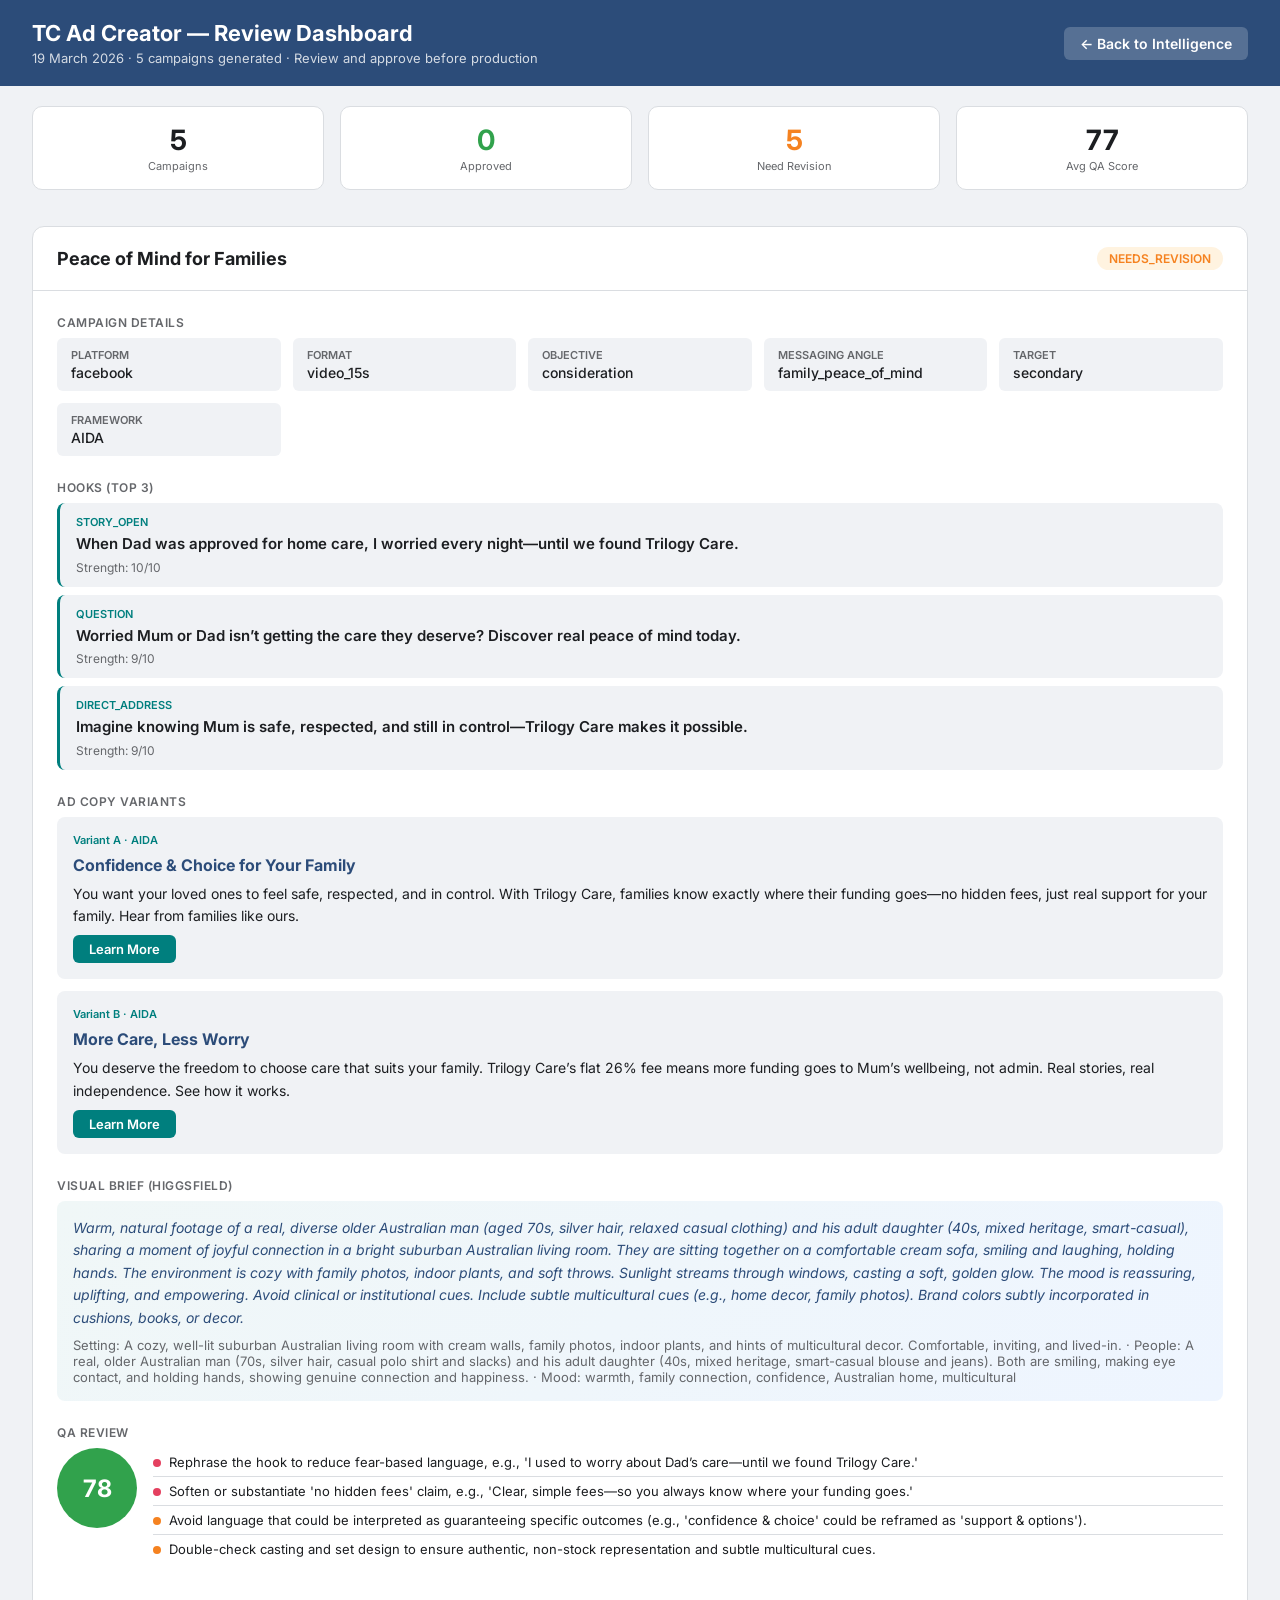
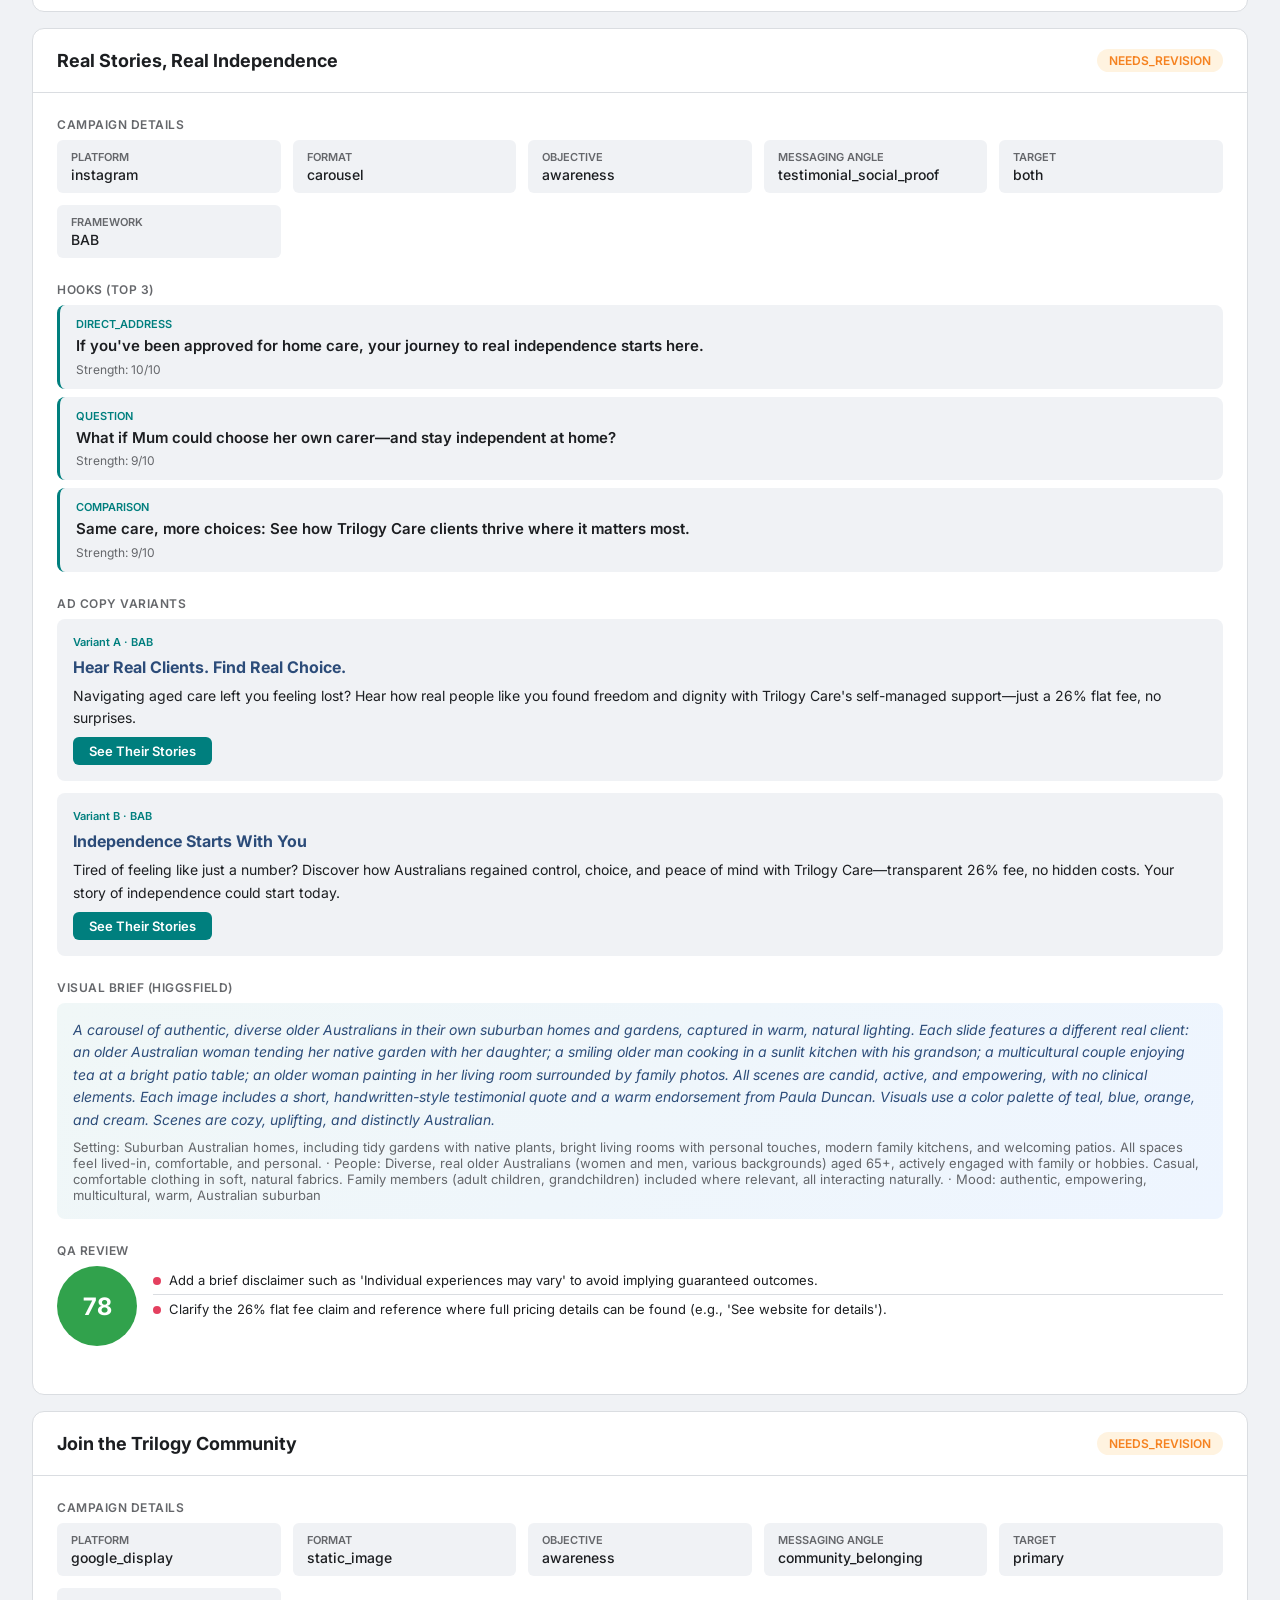
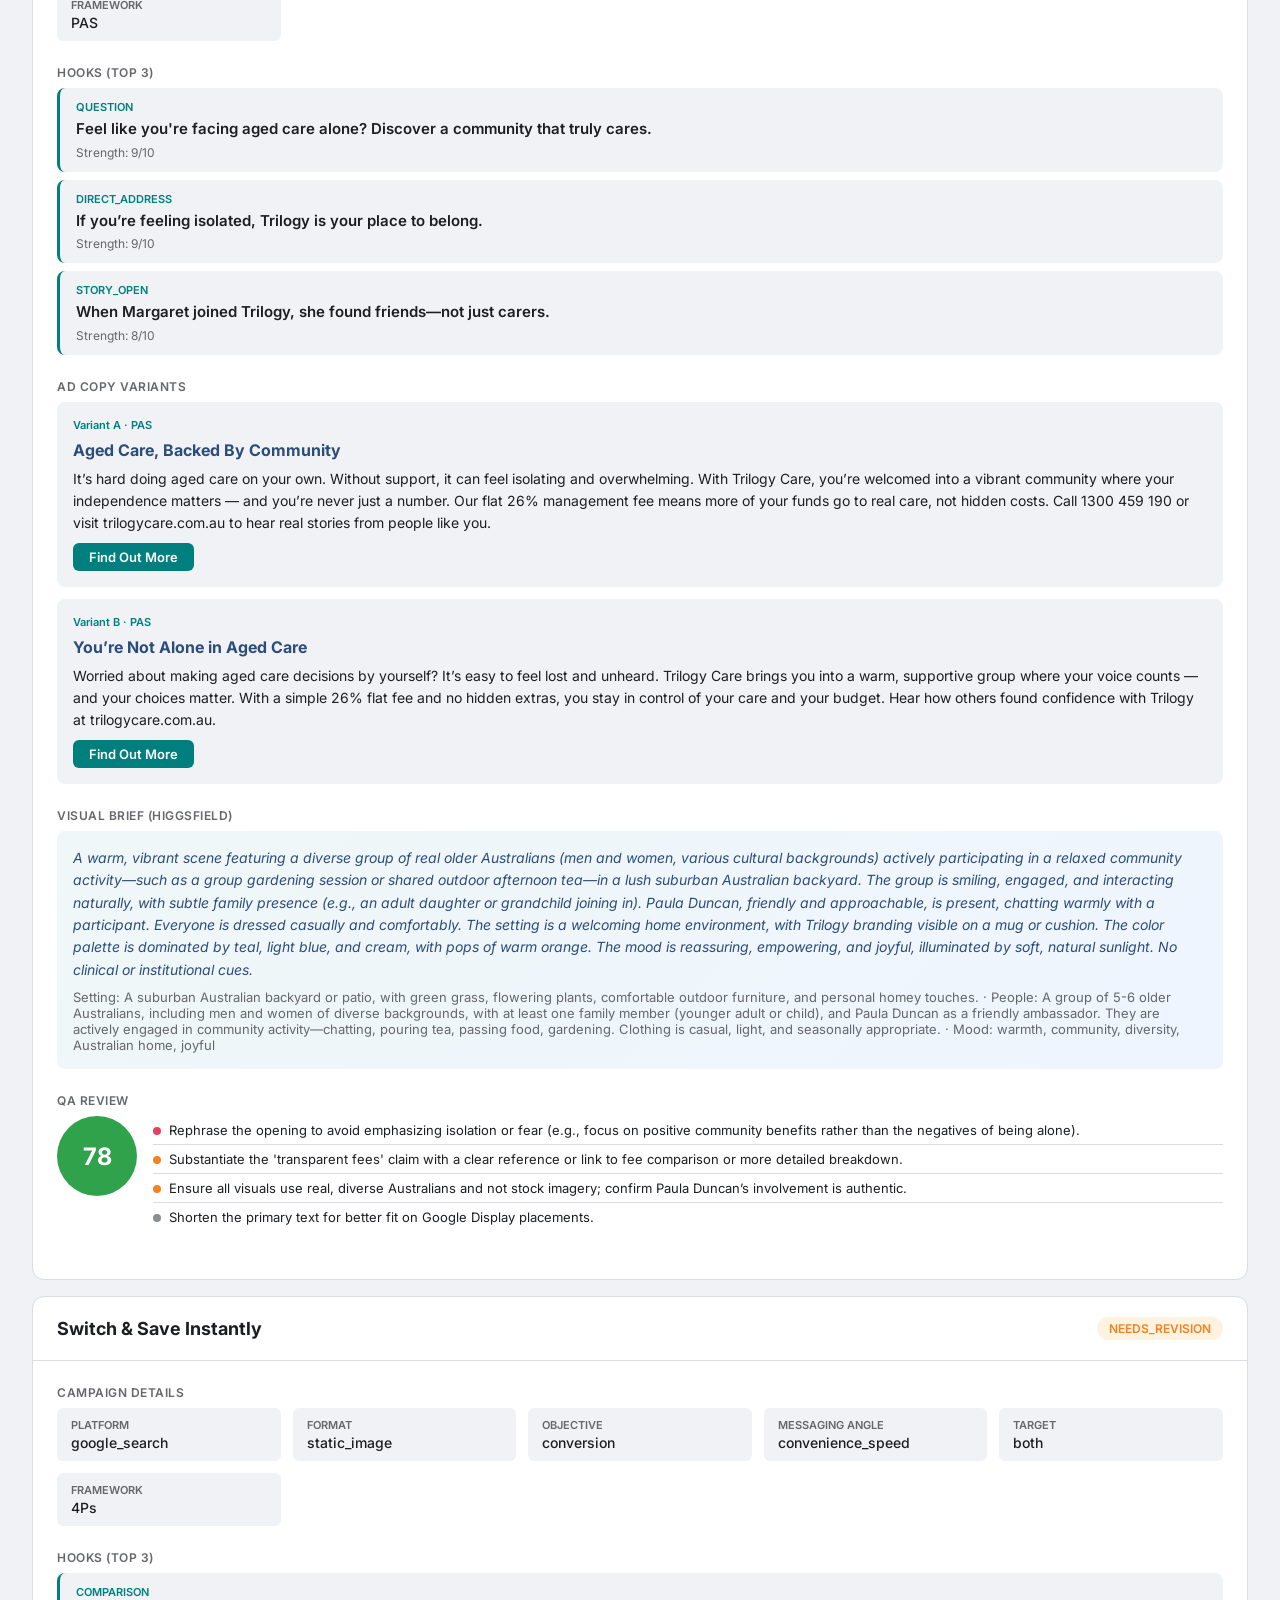
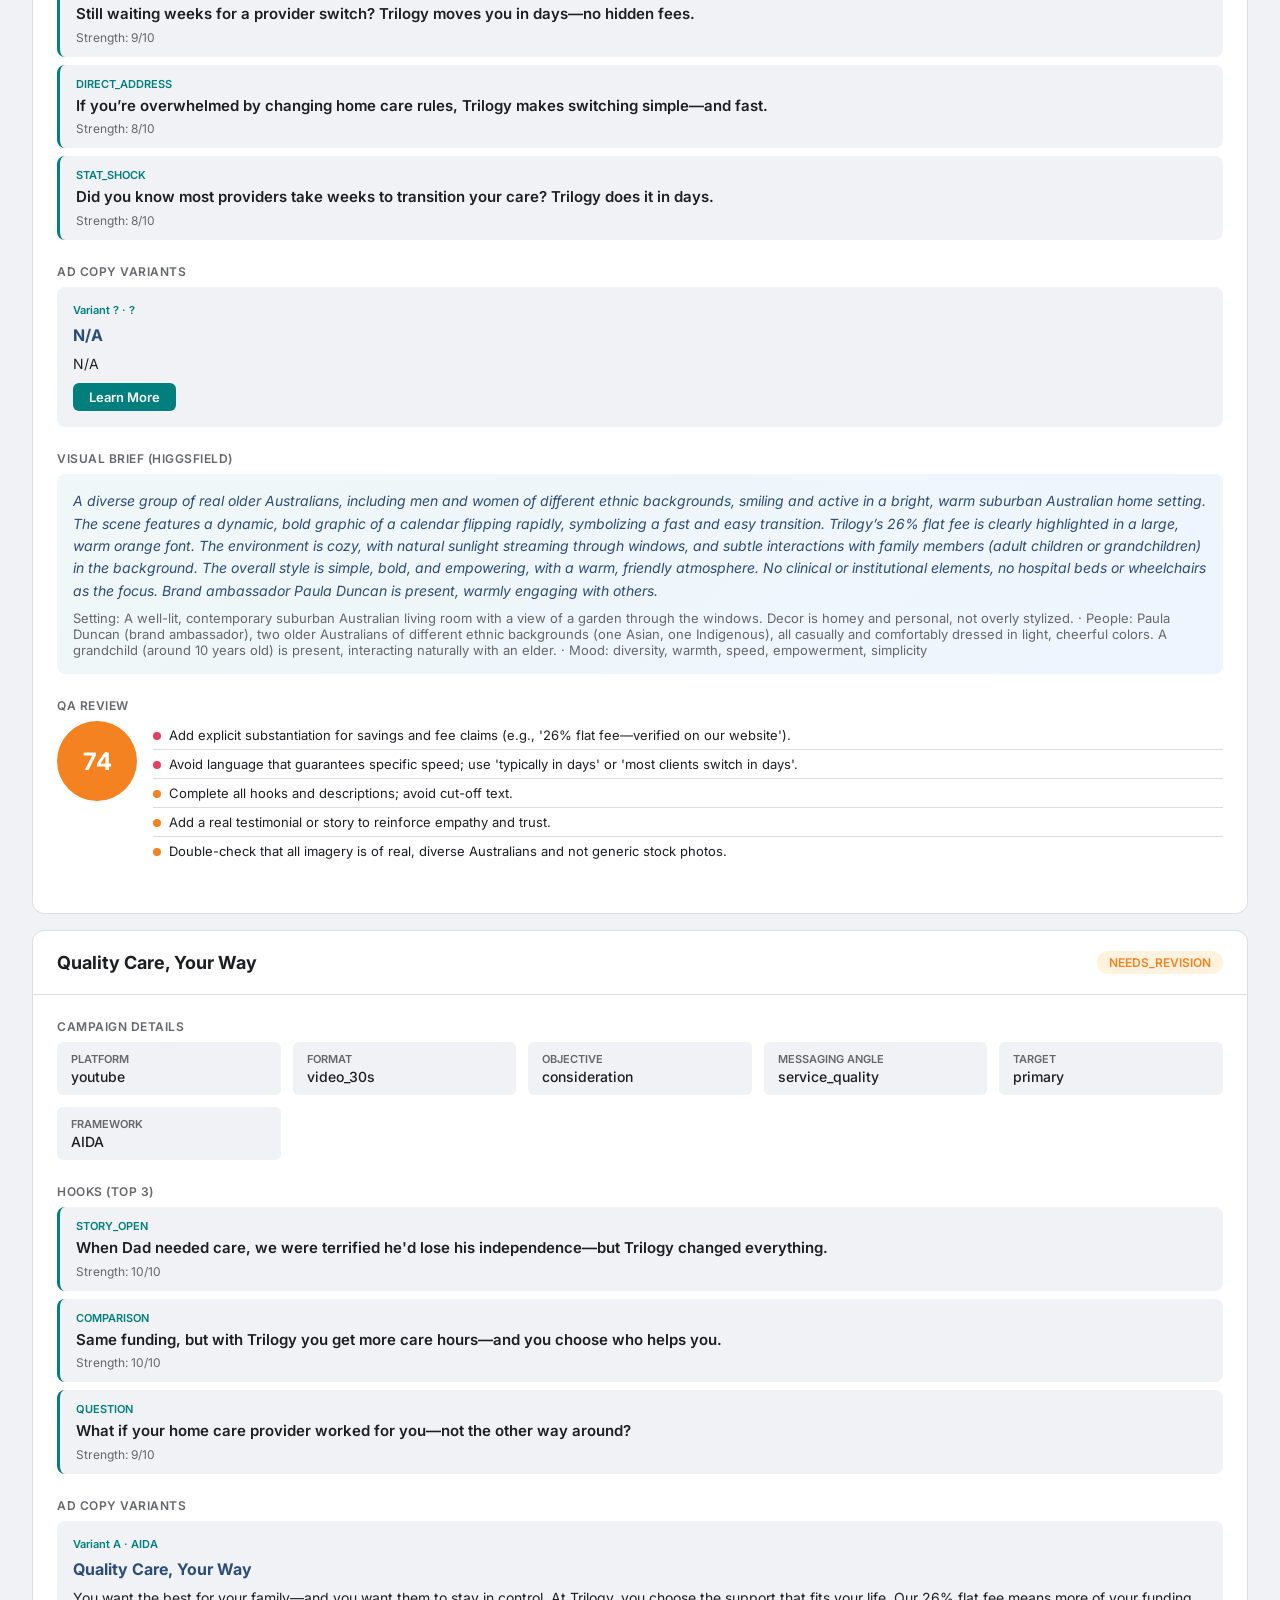
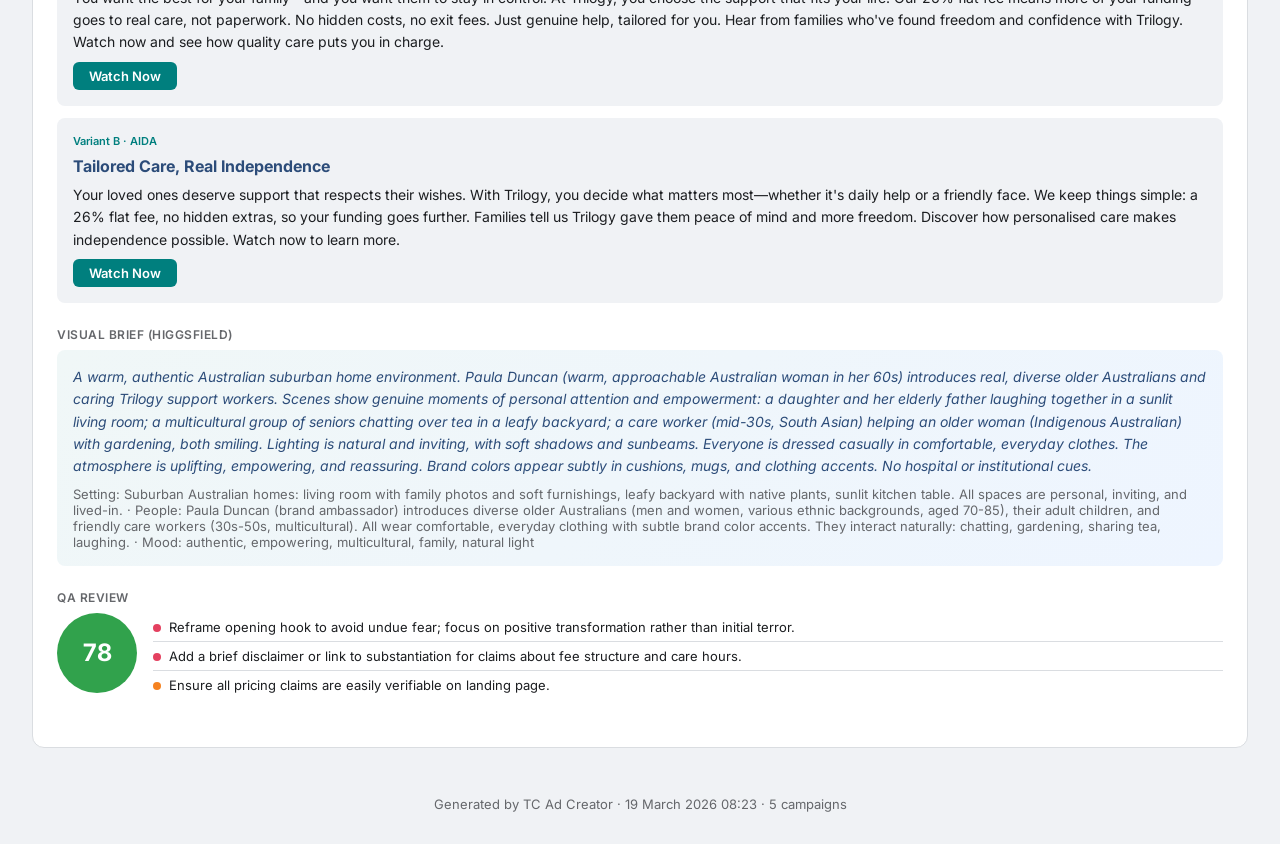
<file: ad_output/ad_review_dashboard.html>
<!DOCTYPE html>
<html lang="en">
<head>
<meta charset="utf-8">
<meta name="viewport" content="width=device-width, initial-scale=1">
<title>TC Ad Creator — Review Dashboard</title>
<link href="https://fonts.googleapis.com/css2?family=Inter:wght@400;500;600;700&display=swap" rel="stylesheet">
<style>
:root {
  --bg: #F0F2F5; --white: #FFFFFF; --card: #FFFFFF;
  --border: #DADDE1; --text: #1C1E21; --muted: #65676B; --light: #8A8D91;
  --accent: #007F7E; --accent2: #43C0BE; --blue: #2c4c79;
  --green: #31A24C; --yellow: #F7B928; --red: #E4405F; --orange: #F58220;
}
* { box-sizing: border-box; margin: 0; padding: 0; }
body { font-family: 'Inter', -apple-system, sans-serif; background: var(--bg); color: var(--text); }

.header {
  background: var(--blue); color: white; padding: 20px 32px;
}
.header h1 { font-size: 22px; font-weight: 700; }
.header p { font-size: 13px; opacity: 0.8; margin-top: 4px; }

.stats {
  display: flex; gap: 16px; padding: 20px 32px; flex-wrap: wrap;
}
.stat {
  background: var(--white); border-radius: 10px; padding: 16px 24px;
  flex: 1; min-width: 140px; text-align: center;
  border: 1px solid var(--border);
}
.stat .n { font-size: 28px; font-weight: 700; }
.stat .l { font-size: 11px; color: var(--muted); margin-top: 2px; }

.campaign {
  background: var(--white); margin: 16px 32px; border-radius: 12px;
  border: 1px solid var(--border); overflow: hidden;
}
.campaign-header {
  padding: 20px 24px; border-bottom: 1px solid var(--border);
  display: flex; align-items: center; gap: 16px;
}
.campaign-header h2 { font-size: 18px; font-weight: 700; flex: 1; }
.badge { padding: 4px 12px; border-radius: 20px; font-size: 12px; font-weight: 600; }
.badge-approved { background: #E8F5E9; color: var(--green); }
.badge-revision { background: #FFF3E0; color: var(--orange); }
.badge-rejected { background: #FFEBE9; color: var(--red); }

.campaign-body { padding: 24px; }
.section { margin-bottom: 24px; }
.section h3 {
  font-size: 12px; text-transform: uppercase; letter-spacing: 0.5px;
  color: var(--muted); margin-bottom: 8px; font-weight: 600;
}

.hook-card {
  background: var(--bg); border-radius: 8px; padding: 12px 16px;
  margin-bottom: 8px; border-left: 3px solid var(--accent);
}
.hook-card .type { font-size: 11px; color: var(--accent); font-weight: 600; text-transform: uppercase; }
.hook-card .text { font-size: 15px; font-weight: 600; margin-top: 4px; line-height: 1.5; }
.hook-card .score { font-size: 12px; color: var(--muted); margin-top: 4px; }

.copy-variant {
  background: var(--bg); border-radius: 8px; padding: 16px; margin-bottom: 12px;
}
.copy-variant .label { font-size: 11px; color: var(--accent); font-weight: 600; margin-bottom: 8px; }
.copy-variant .headline { font-size: 16px; font-weight: 700; color: var(--blue); margin-bottom: 8px; }
.copy-variant .primary { font-size: 14px; line-height: 1.6; margin-bottom: 8px; }
.copy-variant .cta { display: inline-block; background: var(--accent); color: white; padding: 6px 16px; border-radius: 6px; font-size: 13px; font-weight: 600; }

.visual-brief {
  background: linear-gradient(135deg, #f0f7f7, #eef5ff); border-radius: 8px;
  padding: 16px; margin-bottom: 12px;
}
.visual-brief .prompt { font-size: 14px; line-height: 1.6; font-style: italic; color: var(--blue); }
.visual-brief .details { font-size: 13px; color: var(--muted); margin-top: 8px; }

.qa-result { display: flex; gap: 16px; flex-wrap: wrap; }
.qa-score {
  width: 80px; height: 80px; border-radius: 50%; display: flex;
  align-items: center; justify-content: center; font-size: 24px;
  font-weight: 700; color: white; flex-shrink: 0;
}
.qa-flags { flex: 1; }
.qa-flag {
  display: flex; gap: 8px; padding: 6px 0; font-size: 13px;
  border-bottom: 1px solid var(--border);
}
.qa-flag:last-child { border: none; }
.flag-dot { width: 8px; height: 8px; border-radius: 50%; margin-top: 5px; flex-shrink: 0; }

.meta-grid { display: grid; grid-template-columns: repeat(auto-fit, minmax(200px, 1fr)); gap: 12px; }
.meta-item { background: var(--bg); padding: 10px 14px; border-radius: 6px; }
.meta-item .label { font-size: 11px; color: var(--muted); font-weight: 600; text-transform: uppercase; }
.meta-item .value { font-size: 14px; font-weight: 500; margin-top: 2px; }
</style>
</head>
<body>
<div class="header" style="display:flex;align-items:center;gap:16px;">
  <div style="flex:1;">
    <h1>TC Ad Creator — Review Dashboard</h1>
    <p>19 March 2026 · 5 campaigns generated · Review and approve before production</p>
  </div>
  <a href="index.html" style="padding:8px 16px;background:rgba(255,255,255,0.2);color:white;border-radius:6px;font-size:14px;font-weight:600;text-decoration:none;display:inline-flex;align-items:center;gap:6px;">
    ← Back to Intelligence
  </a>
</div>

<div class="stats">
  <div class="stat"><div class="n">5</div><div class="l">Campaigns</div></div>
  <div class="stat"><div class="n" style="color:var(--green)">0</div><div class="l">Approved</div></div>
  <div class="stat"><div class="n" style="color:var(--orange)">5</div><div class="l">Need Revision</div></div>
  <div class="stat"><div class="n">77</div><div class="l">Avg QA Score</div></div>
</div>

<div class="campaign">
  <div class="campaign-header">
    <h2>Peace of Mind for Families</h2>
    <span class="badge badge-revision">NEEDS_REVISION</span>
  </div>
  <div class="campaign-body">

    <div class="section">
      <h3>Campaign Details</h3>
      <div class="meta-grid">
        <div class="meta-item"><div class="label">Platform</div><div class="value">facebook</div></div>
        <div class="meta-item"><div class="label">Format</div><div class="value">video_15s</div></div>
        <div class="meta-item"><div class="label">Objective</div><div class="value">consideration</div></div>
        <div class="meta-item"><div class="label">Messaging Angle</div><div class="value">family_peace_of_mind</div></div>
        <div class="meta-item"><div class="label">Target</div><div class="value">secondary</div></div>
        <div class="meta-item"><div class="label">Framework</div><div class="value">AIDA</div></div>
      </div>
    </div>

    <div class="section">
      <h3>Hooks (Top 3)</h3>
      <div class="hook-card">
        <div class="type">story_open</div>
        <div class="text">When Dad was approved for home care, I worried every night—until we found Trilogy Care.</div>
        <div class="score">Strength: 10/10</div>
      </div>
      <div class="hook-card">
        <div class="type">question</div>
        <div class="text">Worried Mum or Dad isn’t getting the care they deserve? Discover real peace of mind today.</div>
        <div class="score">Strength: 9/10</div>
      </div>
      <div class="hook-card">
        <div class="type">direct_address</div>
        <div class="text">Imagine knowing Mum is safe, respected, and still in control—Trilogy Care makes it possible.</div>
        <div class="score">Strength: 9/10</div>
      </div>
    </div>

    <div class="section">
      <h3>Ad Copy Variants</h3>
      <div class="copy-variant">
        <div class="label">Variant A · AIDA</div>
        <div class="headline">Confidence & Choice for Your Family</div>
        <div class="primary">You want your loved ones to feel safe, respected, and in control. With Trilogy Care, families know exactly where their funding goes—no hidden fees, just real support for your family. Hear from families like ours.</div>
        <span class="cta">Learn More</span>
      </div>
      <div class="copy-variant">
        <div class="label">Variant B · AIDA</div>
        <div class="headline">More Care, Less Worry</div>
        <div class="primary">You deserve the freedom to choose care that suits your family. Trilogy Care’s flat 26% fee means more funding goes to Mum’s wellbeing, not admin. Real stories, real independence. See how it works.</div>
        <span class="cta">Learn More</span>
      </div>
    </div>

    <div class="section">
      <h3>Visual Brief (Higgsfield)</h3>
      <div class="visual-brief">
        <div class="prompt">Warm, natural footage of a real, diverse older Australian man (aged 70s, silver hair, relaxed casual clothing) and his adult daughter (40s, mixed heritage, smart-casual), sharing a moment of joyful connection in a bright suburban Australian living room. They are sitting together on a comfortable cream sofa, smiling and laughing, holding hands. The environment is cozy with family photos, indoor plants, and soft throws. Sunlight streams through windows, casting a soft, golden glow. The mood is reassuring, uplifting, and empowering. Avoid clinical or institutional cues. Include subtle multicultural cues (e.g., home decor, family photos). Brand colors subtly incorporated in cushions, books, or decor.</div>
        <div class="details">
          Setting: A cozy, well-lit suburban Australian living room with cream walls, family photos, indoor plants, and hints of multicultural decor. Comfortable, inviting, and lived-in. ·
          People: A real, older Australian man (70s, silver hair, casual polo shirt and slacks) and his adult daughter (40s, mixed heritage, smart-casual blouse and jeans). Both are smiling, making eye contact, and holding hands, showing genuine connection and happiness. ·
          Mood: warmth, family connection, confidence, Australian home, multicultural
        </div>
      </div>
    </div>

    <div class="section">
      <h3>QA Review</h3>
      <div class="qa-result">
        <div class="qa-score" style="background:var(--green)">78</div>
        <div class="qa-flags">
          <div class="qa-flag"><span class="flag-dot" style="background:var(--red)"></span>Rephrase the hook to reduce fear-based language, e.g., 'I used to worry about Dad’s care—until we found Trilogy Care.'</div>
          <div class="qa-flag"><span class="flag-dot" style="background:var(--red)"></span>Soften or substantiate 'no hidden fees' claim, e.g., 'Clear, simple fees—so you always know where your funding goes.'</div>
          <div class="qa-flag"><span class="flag-dot" style="background:var(--orange)"></span>Avoid language that could be interpreted as guaranteeing specific outcomes (e.g., 'confidence & choice' could be reframed as 'support & options').</div>
          <div class="qa-flag"><span class="flag-dot" style="background:var(--orange)"></span>Double-check casting and set design to ensure authentic, non-stock representation and subtle multicultural cues.</div>
        </div>
      </div>
    </div>
  </div>
</div>

<div class="campaign">
  <div class="campaign-header">
    <h2>Real Stories, Real Independence</h2>
    <span class="badge badge-revision">NEEDS_REVISION</span>
  </div>
  <div class="campaign-body">

    <div class="section">
      <h3>Campaign Details</h3>
      <div class="meta-grid">
        <div class="meta-item"><div class="label">Platform</div><div class="value">instagram</div></div>
        <div class="meta-item"><div class="label">Format</div><div class="value">carousel</div></div>
        <div class="meta-item"><div class="label">Objective</div><div class="value">awareness</div></div>
        <div class="meta-item"><div class="label">Messaging Angle</div><div class="value">testimonial_social_proof</div></div>
        <div class="meta-item"><div class="label">Target</div><div class="value">both</div></div>
        <div class="meta-item"><div class="label">Framework</div><div class="value">BAB</div></div>
      </div>
    </div>

    <div class="section">
      <h3>Hooks (Top 3)</h3>
      <div class="hook-card">
        <div class="type">direct_address</div>
        <div class="text">If you've been approved for home care, your journey to real independence starts here.</div>
        <div class="score">Strength: 10/10</div>
      </div>
      <div class="hook-card">
        <div class="type">question</div>
        <div class="text">What if Mum could choose her own carer—and stay independent at home?</div>
        <div class="score">Strength: 9/10</div>
      </div>
      <div class="hook-card">
        <div class="type">comparison</div>
        <div class="text">Same care, more choices: See how Trilogy Care clients thrive where it matters most.</div>
        <div class="score">Strength: 9/10</div>
      </div>
    </div>

    <div class="section">
      <h3>Ad Copy Variants</h3>
      <div class="copy-variant">
        <div class="label">Variant A · BAB</div>
        <div class="headline">Hear Real Clients. Find Real Choice.</div>
        <div class="primary">Navigating aged care left you feeling lost? Hear how real people like you found freedom and dignity with Trilogy Care's self-managed support—just a 26% flat fee, no surprises.</div>
        <span class="cta">See Their Stories</span>
      </div>
      <div class="copy-variant">
        <div class="label">Variant B · BAB</div>
        <div class="headline">Independence Starts With You</div>
        <div class="primary">Tired of feeling like just a number? Discover how Australians regained control, choice, and peace of mind with Trilogy Care—transparent 26% fee, no hidden costs. Your story of independence could start today.</div>
        <span class="cta">See Their Stories</span>
      </div>
    </div>

    <div class="section">
      <h3>Visual Brief (Higgsfield)</h3>
      <div class="visual-brief">
        <div class="prompt">A carousel of authentic, diverse older Australians in their own suburban homes and gardens, captured in warm, natural lighting. Each slide features a different real client: an older Australian woman tending her native garden with her daughter; a smiling older man cooking in a sunlit kitchen with his grandson; a multicultural couple enjoying tea at a bright patio table; an older woman painting in her living room surrounded by family photos. All scenes are candid, active, and empowering, with no clinical elements. Each image includes a short, handwritten-style testimonial quote and a warm endorsement from Paula Duncan. Visuals use a color palette of teal, blue, orange, and cream. Scenes are cozy, uplifting, and distinctly Australian.</div>
        <div class="details">
          Setting: Suburban Australian homes, including tidy gardens with native plants, bright living rooms with personal touches, modern family kitchens, and welcoming patios. All spaces feel lived-in, comfortable, and personal. ·
          People: Diverse, real older Australians (women and men, various backgrounds) aged 65+, actively engaged with family or hobbies. Casual, comfortable clothing in soft, natural fabrics. Family members (adult children, grandchildren) included where relevant, all interacting naturally. ·
          Mood: authentic, empowering, multicultural, warm, Australian suburban
        </div>
      </div>
    </div>

    <div class="section">
      <h3>QA Review</h3>
      <div class="qa-result">
        <div class="qa-score" style="background:var(--green)">78</div>
        <div class="qa-flags">
          <div class="qa-flag"><span class="flag-dot" style="background:var(--red)"></span>Add a brief disclaimer such as 'Individual experiences may vary' to avoid implying guaranteed outcomes.</div>
          <div class="qa-flag"><span class="flag-dot" style="background:var(--red)"></span>Clarify the 26% flat fee claim and reference where full pricing details can be found (e.g., 'See website for details').</div>
        </div>
      </div>
    </div>
  </div>
</div>

<div class="campaign">
  <div class="campaign-header">
    <h2>Join the Trilogy Community</h2>
    <span class="badge badge-revision">NEEDS_REVISION</span>
  </div>
  <div class="campaign-body">

    <div class="section">
      <h3>Campaign Details</h3>
      <div class="meta-grid">
        <div class="meta-item"><div class="label">Platform</div><div class="value">google_display</div></div>
        <div class="meta-item"><div class="label">Format</div><div class="value">static_image</div></div>
        <div class="meta-item"><div class="label">Objective</div><div class="value">awareness</div></div>
        <div class="meta-item"><div class="label">Messaging Angle</div><div class="value">community_belonging</div></div>
        <div class="meta-item"><div class="label">Target</div><div class="value">primary</div></div>
        <div class="meta-item"><div class="label">Framework</div><div class="value">PAS</div></div>
      </div>
    </div>

    <div class="section">
      <h3>Hooks (Top 3)</h3>
      <div class="hook-card">
        <div class="type">question</div>
        <div class="text">Feel like you're facing aged care alone? Discover a community that truly cares.</div>
        <div class="score">Strength: 9/10</div>
      </div>
      <div class="hook-card">
        <div class="type">direct_address</div>
        <div class="text">If you’re feeling isolated, Trilogy is your place to belong.</div>
        <div class="score">Strength: 9/10</div>
      </div>
      <div class="hook-card">
        <div class="type">story_open</div>
        <div class="text">When Margaret joined Trilogy, she found friends—not just carers.</div>
        <div class="score">Strength: 8/10</div>
      </div>
    </div>

    <div class="section">
      <h3>Ad Copy Variants</h3>
      <div class="copy-variant">
        <div class="label">Variant A · PAS</div>
        <div class="headline">Aged Care, Backed By Community</div>
        <div class="primary">It’s hard doing aged care on your own. Without support, it can feel isolating and overwhelming. With Trilogy Care, you’re welcomed into a vibrant community where your independence matters — and you’re never just a number. Our flat 26% management fee means more of your funds go to real care, not hidden costs. Call 1300 459 190 or visit trilogycare.com.au to hear real stories from people like you.</div>
        <span class="cta">Find Out More</span>
      </div>
      <div class="copy-variant">
        <div class="label">Variant B · PAS</div>
        <div class="headline">You’re Not Alone in Aged Care</div>
        <div class="primary">Worried about making aged care decisions by yourself? It’s easy to feel lost and unheard. Trilogy Care brings you into a warm, supportive group where your voice counts — and your choices matter. With a simple 26% flat fee and no hidden extras, you stay in control of your care and your budget. Hear how others found confidence with Trilogy at trilogycare.com.au.</div>
        <span class="cta">Find Out More</span>
      </div>
    </div>

    <div class="section">
      <h3>Visual Brief (Higgsfield)</h3>
      <div class="visual-brief">
        <div class="prompt">A warm, vibrant scene featuring a diverse group of real older Australians (men and women, various cultural backgrounds) actively participating in a relaxed community activity—such as a group gardening session or shared outdoor afternoon tea—in a lush suburban Australian backyard. The group is smiling, engaged, and interacting naturally, with subtle family presence (e.g., an adult daughter or grandchild joining in). Paula Duncan, friendly and approachable, is present, chatting warmly with a participant. Everyone is dressed casually and comfortably. The setting is a welcoming home environment, with Trilogy branding visible on a mug or cushion. The color palette is dominated by teal, light blue, and cream, with pops of warm orange. The mood is reassuring, empowering, and joyful, illuminated by soft, natural sunlight. No clinical or institutional cues.</div>
        <div class="details">
          Setting: A suburban Australian backyard or patio, with green grass, flowering plants, comfortable outdoor furniture, and personal homey touches. ·
          People: A group of 5-6 older Australians, including men and women of diverse backgrounds, with at least one family member (younger adult or child), and Paula Duncan as a friendly ambassador. They are actively engaged in community activity—chatting, pouring tea, passing food, gardening. Clothing is casual, light, and seasonally appropriate. ·
          Mood: warmth, community, diversity, Australian home, joyful
        </div>
      </div>
    </div>

    <div class="section">
      <h3>QA Review</h3>
      <div class="qa-result">
        <div class="qa-score" style="background:var(--green)">78</div>
        <div class="qa-flags">
          <div class="qa-flag"><span class="flag-dot" style="background:var(--red)"></span>Rephrase the opening to avoid emphasizing isolation or fear (e.g., focus on positive community benefits rather than the negatives of being alone).</div>
          <div class="qa-flag"><span class="flag-dot" style="background:var(--orange)"></span>Substantiate the 'transparent fees' claim with a clear reference or link to fee comparison or more detailed breakdown.</div>
          <div class="qa-flag"><span class="flag-dot" style="background:var(--orange)"></span>Ensure all visuals use real, diverse Australians and not stock imagery; confirm Paula Duncan’s involvement is authentic.</div>
          <div class="qa-flag"><span class="flag-dot" style="background:var(--light)"></span>Shorten the primary text for better fit on Google Display placements.</div>
        </div>
      </div>
    </div>
  </div>
</div>

<div class="campaign">
  <div class="campaign-header">
    <h2>Switch & Save Instantly</h2>
    <span class="badge badge-revision">NEEDS_REVISION</span>
  </div>
  <div class="campaign-body">

    <div class="section">
      <h3>Campaign Details</h3>
      <div class="meta-grid">
        <div class="meta-item"><div class="label">Platform</div><div class="value">google_search</div></div>
        <div class="meta-item"><div class="label">Format</div><div class="value">static_image</div></div>
        <div class="meta-item"><div class="label">Objective</div><div class="value">conversion</div></div>
        <div class="meta-item"><div class="label">Messaging Angle</div><div class="value">convenience_speed</div></div>
        <div class="meta-item"><div class="label">Target</div><div class="value">both</div></div>
        <div class="meta-item"><div class="label">Framework</div><div class="value">4Ps</div></div>
      </div>
    </div>

    <div class="section">
      <h3>Hooks (Top 3)</h3>
      <div class="hook-card">
        <div class="type">comparison</div>
        <div class="text">Still waiting weeks for a provider switch? Trilogy moves you in days—no hidden fees.</div>
        <div class="score">Strength: 9/10</div>
      </div>
      <div class="hook-card">
        <div class="type">direct_address</div>
        <div class="text">If you’re overwhelmed by changing home care rules, Trilogy makes switching simple—and fast.</div>
        <div class="score">Strength: 8/10</div>
      </div>
      <div class="hook-card">
        <div class="type">stat_shock</div>
        <div class="text">Did you know most providers take weeks to transition your care? Trilogy does it in days.</div>
        <div class="score">Strength: 8/10</div>
      </div>
    </div>

    <div class="section">
      <h3>Ad Copy Variants</h3>
      <div class="copy-variant">
        <div class="label">Variant ? · ?</div>
        <div class="headline">N/A</div>
        <div class="primary">N/A</div>
        <span class="cta">Learn More</span>
      </div>
    </div>

    <div class="section">
      <h3>Visual Brief (Higgsfield)</h3>
      <div class="visual-brief">
        <div class="prompt">A diverse group of real older Australians, including men and women of different ethnic backgrounds, smiling and active in a bright, warm suburban Australian home setting. The scene features a dynamic, bold graphic of a calendar flipping rapidly, symbolizing a fast and easy transition. Trilogy’s 26% flat fee is clearly highlighted in a large, warm orange font. The environment is cozy, with natural sunlight streaming through windows, and subtle interactions with family members (adult children or grandchildren) in the background. The overall style is simple, bold, and empowering, with a warm, friendly atmosphere. No clinical or institutional elements, no hospital beds or wheelchairs as the focus. Brand ambassador Paula Duncan is present, warmly engaging with others.</div>
        <div class="details">
          Setting: A well-lit, contemporary suburban Australian living room with a view of a garden through the windows. Decor is homey and personal, not overly stylized. ·
          People: Paula Duncan (brand ambassador), two older Australians of different ethnic backgrounds (one Asian, one Indigenous), all casually and comfortably dressed in light, cheerful colors. A grandchild (around 10 years old) is present, interacting naturally with an elder. ·
          Mood: diversity, warmth, speed, empowerment, simplicity
        </div>
      </div>
    </div>

    <div class="section">
      <h3>QA Review</h3>
      <div class="qa-result">
        <div class="qa-score" style="background:var(--orange)">74</div>
        <div class="qa-flags">
          <div class="qa-flag"><span class="flag-dot" style="background:var(--red)"></span>Add explicit substantiation for savings and fee claims (e.g., '26% flat fee—verified on our website').</div>
          <div class="qa-flag"><span class="flag-dot" style="background:var(--red)"></span>Avoid language that guarantees specific speed; use 'typically in days' or 'most clients switch in days'.</div>
          <div class="qa-flag"><span class="flag-dot" style="background:var(--orange)"></span>Complete all hooks and descriptions; avoid cut-off text.</div>
          <div class="qa-flag"><span class="flag-dot" style="background:var(--orange)"></span>Add a real testimonial or story to reinforce empathy and trust.</div>
          <div class="qa-flag"><span class="flag-dot" style="background:var(--orange)"></span>Double-check that all imagery is of real, diverse Australians and not generic stock photos.</div>
        </div>
      </div>
    </div>
  </div>
</div>

<div class="campaign">
  <div class="campaign-header">
    <h2>Quality Care, Your Way</h2>
    <span class="badge badge-revision">NEEDS_REVISION</span>
  </div>
  <div class="campaign-body">

    <div class="section">
      <h3>Campaign Details</h3>
      <div class="meta-grid">
        <div class="meta-item"><div class="label">Platform</div><div class="value">youtube</div></div>
        <div class="meta-item"><div class="label">Format</div><div class="value">video_30s</div></div>
        <div class="meta-item"><div class="label">Objective</div><div class="value">consideration</div></div>
        <div class="meta-item"><div class="label">Messaging Angle</div><div class="value">service_quality</div></div>
        <div class="meta-item"><div class="label">Target</div><div class="value">primary</div></div>
        <div class="meta-item"><div class="label">Framework</div><div class="value">AIDA</div></div>
      </div>
    </div>

    <div class="section">
      <h3>Hooks (Top 3)</h3>
      <div class="hook-card">
        <div class="type">story_open</div>
        <div class="text">When Dad needed care, we were terrified he'd lose his independence—but Trilogy changed everything.</div>
        <div class="score">Strength: 10/10</div>
      </div>
      <div class="hook-card">
        <div class="type">comparison</div>
        <div class="text">Same funding, but with Trilogy you get more care hours—and you choose who helps you.</div>
        <div class="score">Strength: 10/10</div>
      </div>
      <div class="hook-card">
        <div class="type">question</div>
        <div class="text">What if your home care provider worked for you—not the other way around?</div>
        <div class="score">Strength: 9/10</div>
      </div>
    </div>

    <div class="section">
      <h3>Ad Copy Variants</h3>
      <div class="copy-variant">
        <div class="label">Variant A · AIDA</div>
        <div class="headline">Quality Care, Your Way</div>
        <div class="primary">You want the best for your family—and you want them to stay in control. At Trilogy, you choose the support that fits your life. Our 26% flat fee means more of your funding goes to real care, not paperwork. No hidden costs, no exit fees. Just genuine help, tailored for you. Hear from families who've found freedom and confidence with Trilogy. Watch now and see how quality care puts you in charge.</div>
        <span class="cta">Watch Now</span>
      </div>
      <div class="copy-variant">
        <div class="label">Variant B · AIDA</div>
        <div class="headline">Tailored Care, Real Independence</div>
        <div class="primary">Your loved ones deserve support that respects their wishes. With Trilogy, you decide what matters most—whether it's daily help or a friendly face. We keep things simple: a 26% flat fee, no hidden extras, so your funding goes further. Families tell us Trilogy gave them peace of mind and more freedom. Discover how personalised care makes independence possible. Watch now to learn more.</div>
        <span class="cta">Watch Now</span>
      </div>
    </div>

    <div class="section">
      <h3>Visual Brief (Higgsfield)</h3>
      <div class="visual-brief">
        <div class="prompt">A warm, authentic Australian suburban home environment. Paula Duncan (warm, approachable Australian woman in her 60s) introduces real, diverse older Australians and caring Trilogy support workers. Scenes show genuine moments of personal attention and empowerment: a daughter and her elderly father laughing together in a sunlit living room; a multicultural group of seniors chatting over tea in a leafy backyard; a care worker (mid-30s, South Asian) helping an older woman (Indigenous Australian) with gardening, both smiling. Lighting is natural and inviting, with soft shadows and sunbeams. Everyone is dressed casually in comfortable, everyday clothes. The atmosphere is uplifting, empowering, and reassuring. Brand colors appear subtly in cushions, mugs, and clothing accents. No hospital or institutional cues.</div>
        <div class="details">
          Setting: Suburban Australian homes: living room with family photos and soft furnishings, leafy backyard with native plants, sunlit kitchen table. All spaces are personal, inviting, and lived-in. ·
          People: Paula Duncan (brand ambassador) introduces diverse older Australians (men and women, various ethnic backgrounds, aged 70-85), their adult children, and friendly care workers (30s-50s, multicultural). All wear comfortable, everyday clothing with subtle brand color accents. They interact naturally: chatting, gardening, sharing tea, laughing. ·
          Mood: authentic, empowering, multicultural, family, natural light
        </div>
      </div>
    </div>

    <div class="section">
      <h3>QA Review</h3>
      <div class="qa-result">
        <div class="qa-score" style="background:var(--green)">78</div>
        <div class="qa-flags">
          <div class="qa-flag"><span class="flag-dot" style="background:var(--red)"></span>Reframe opening hook to avoid undue fear; focus on positive transformation rather than initial terror.</div>
          <div class="qa-flag"><span class="flag-dot" style="background:var(--red)"></span>Add a brief disclaimer or link to substantiation for claims about fee structure and care hours.</div>
          <div class="qa-flag"><span class="flag-dot" style="background:var(--orange)"></span>Ensure all pricing claims are easily verifiable on landing page.</div>
        </div>
      </div>
    </div>
  </div>
</div>

<div style="text-align:center;padding:32px;color:var(--muted);font-size:13px;">
  Generated by TC Ad Creator · 19 March 2026 08:23 · 5 campaigns
</div>
</body>
</html>
</file>
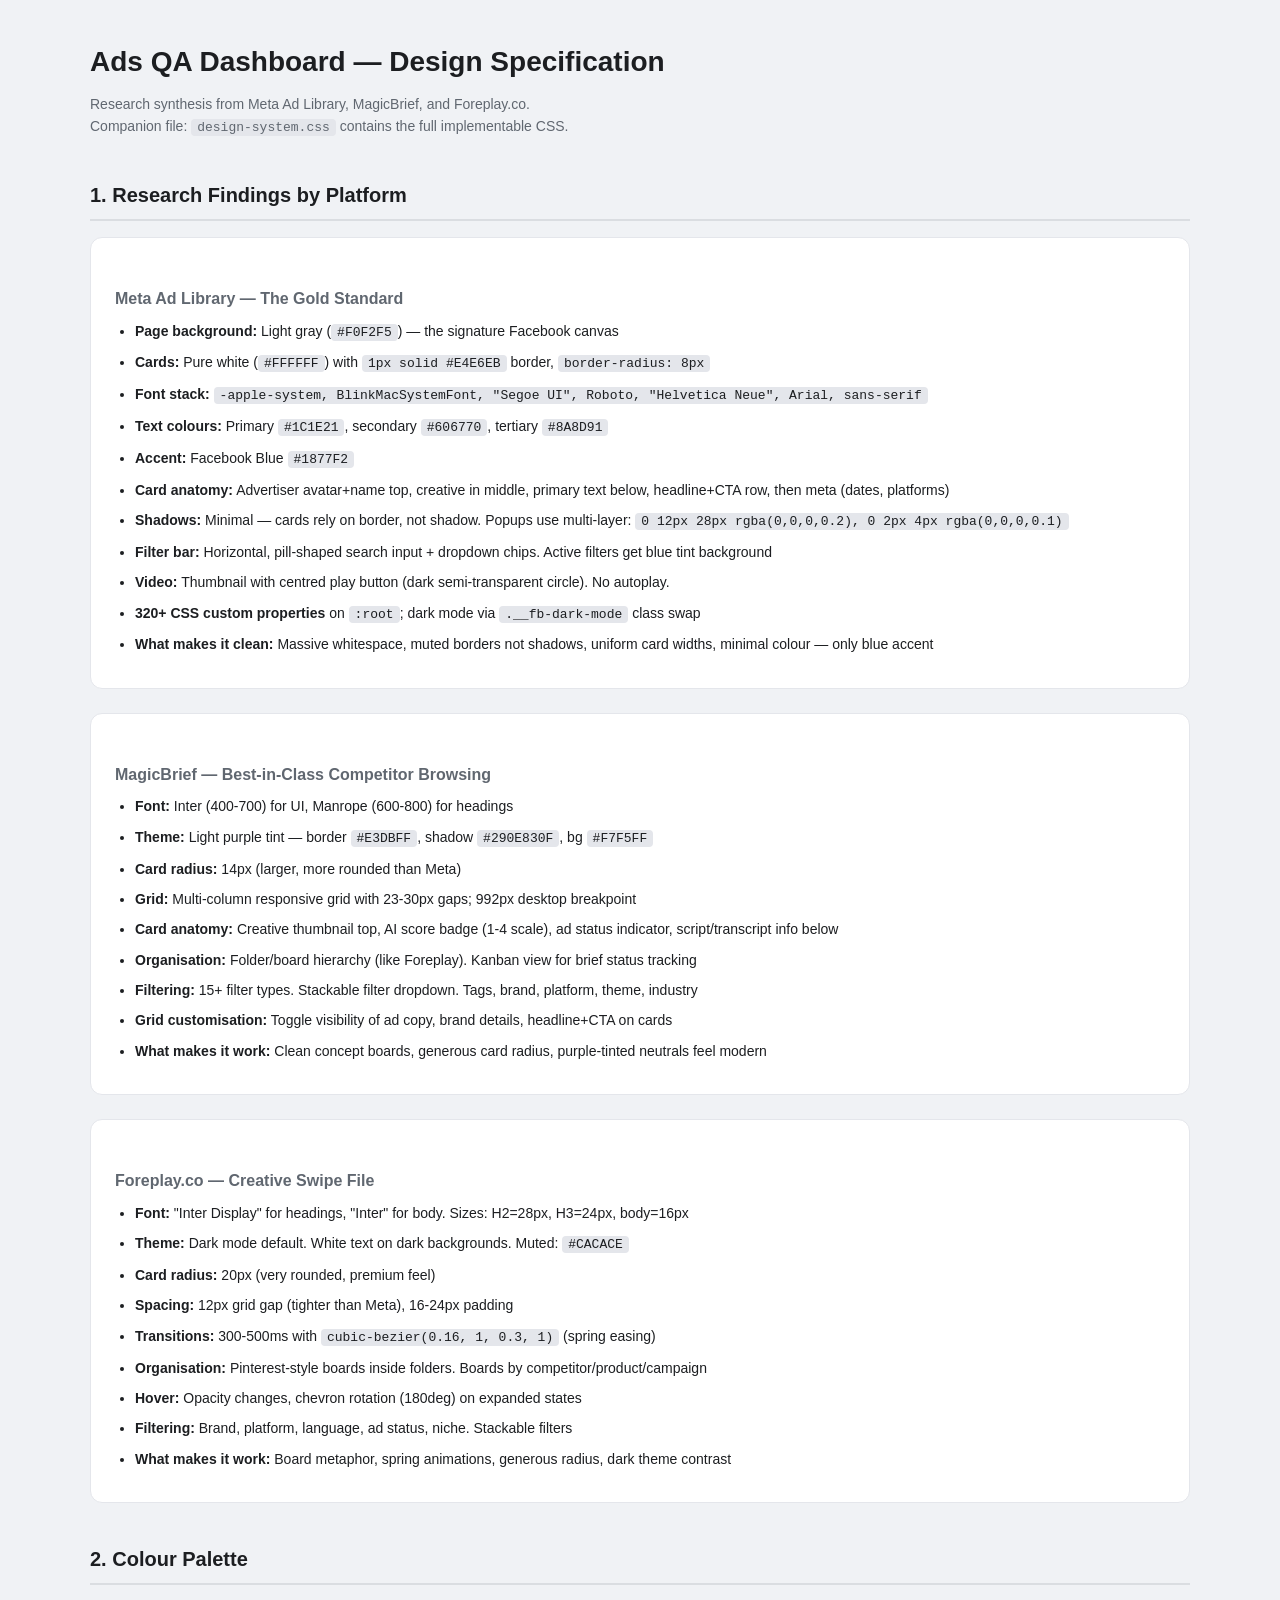
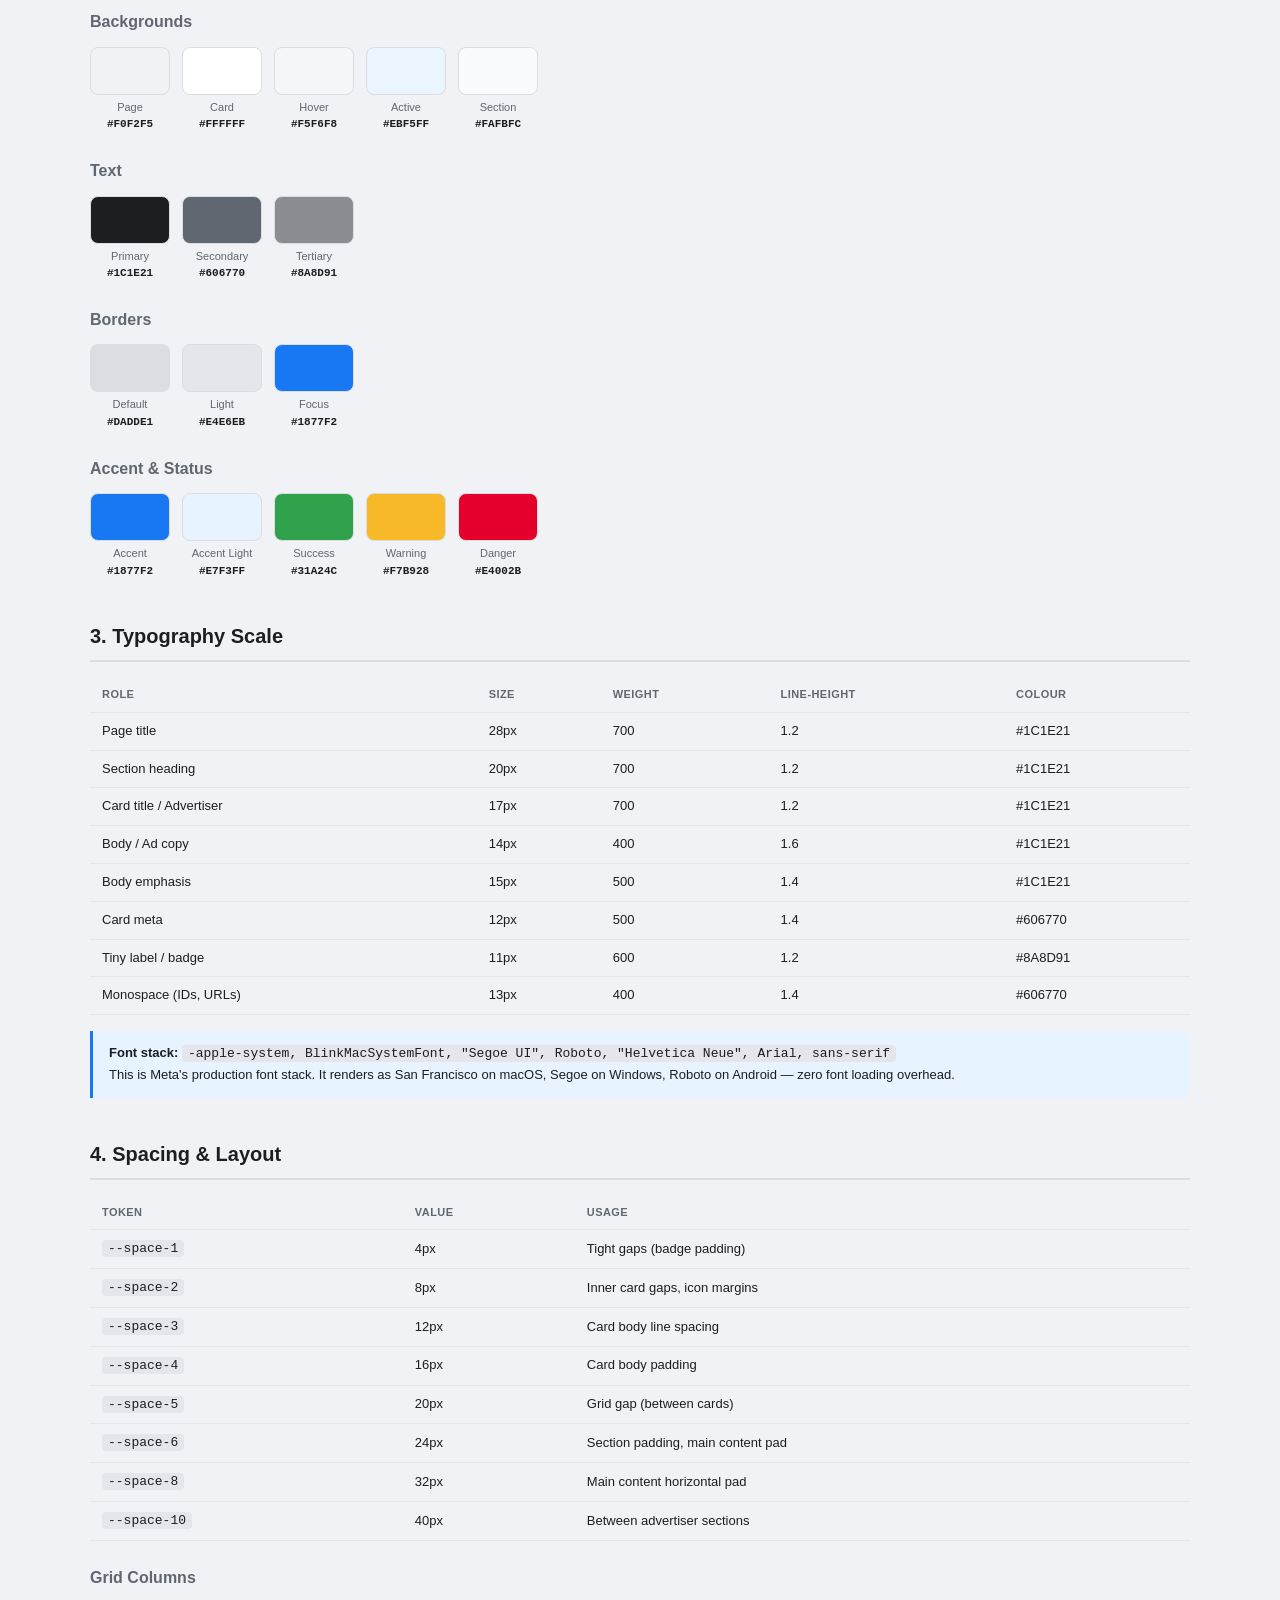
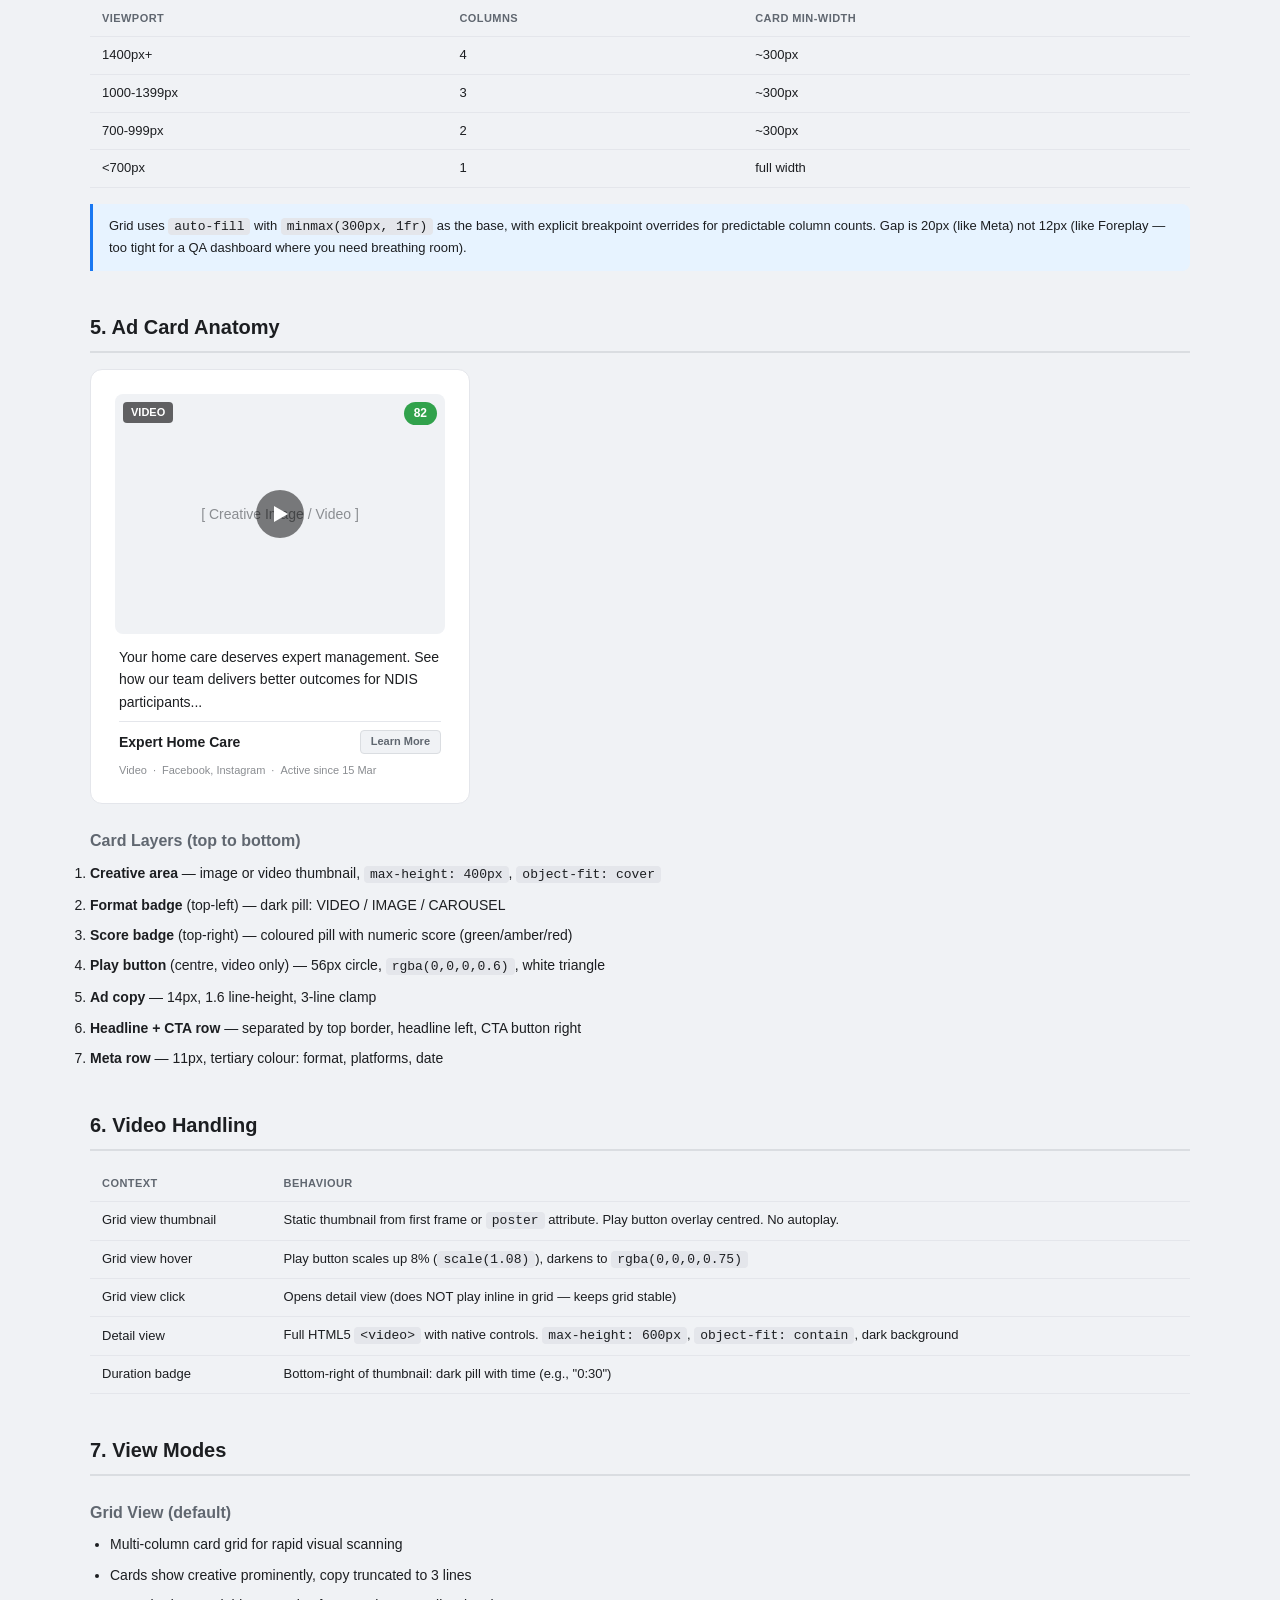
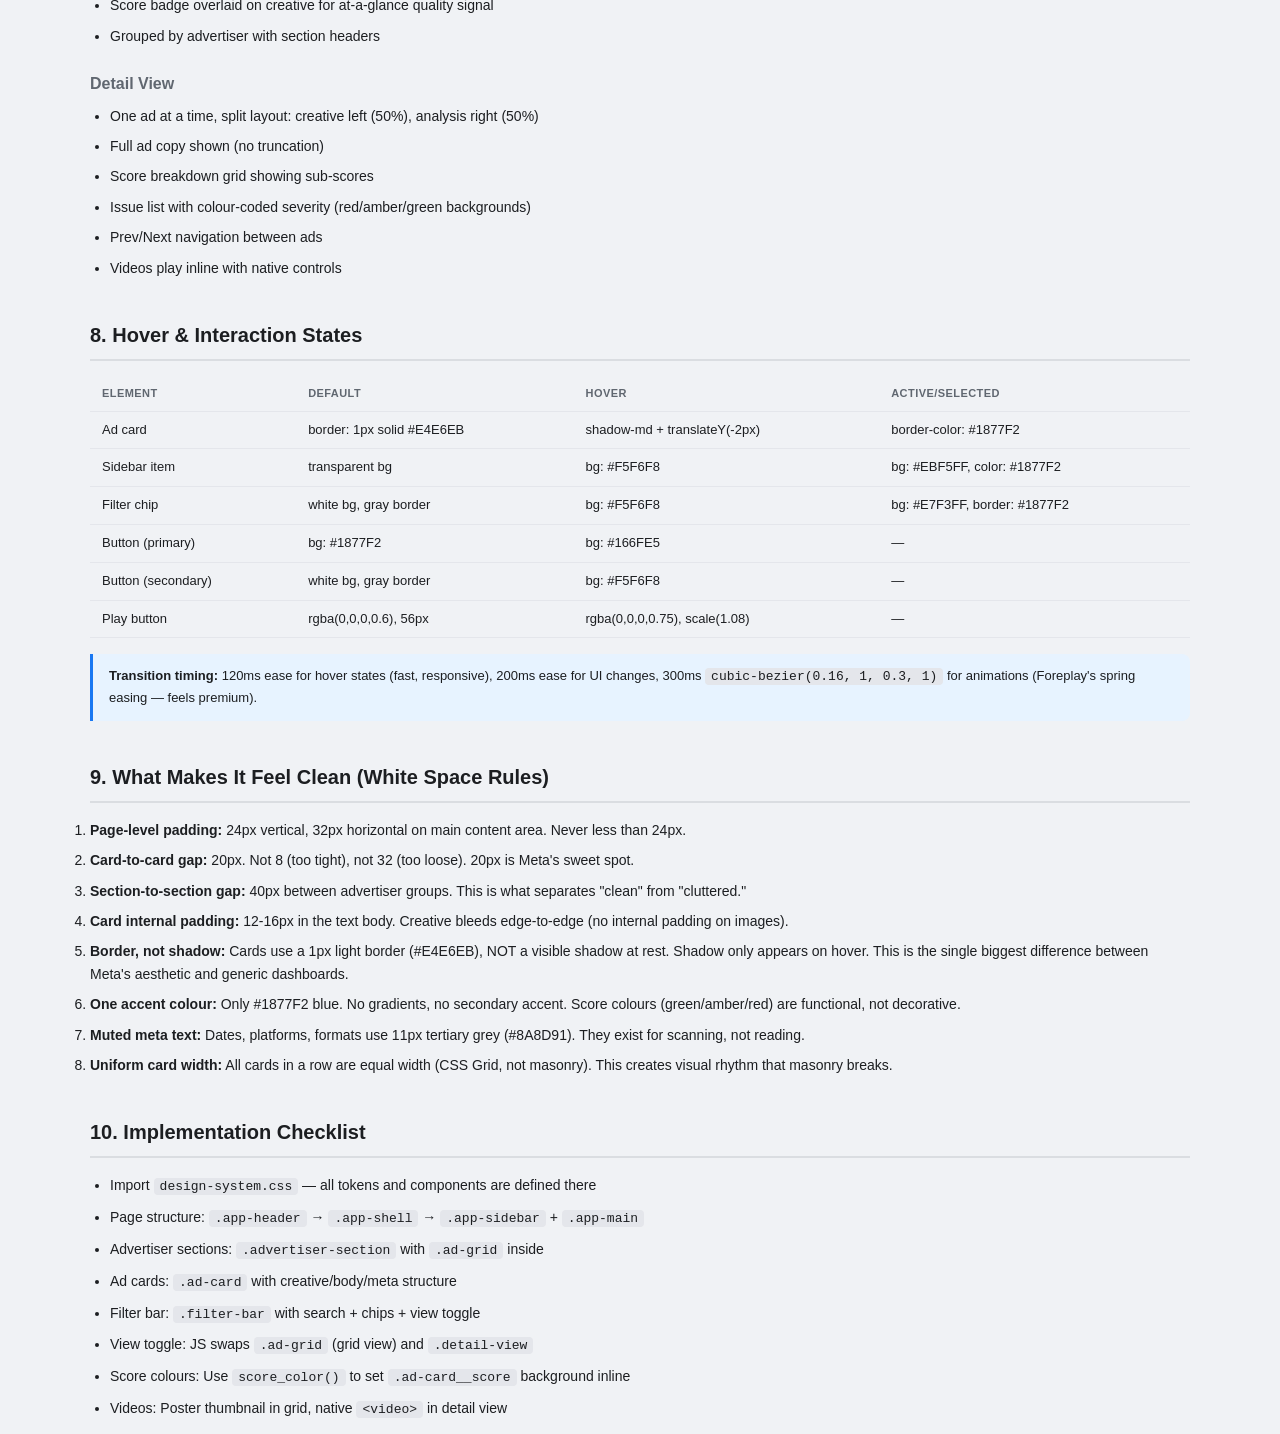
<file: docs/design-spec.html>
<!DOCTYPE html>
<html lang="en">
<head>
<meta charset="UTF-8">
<meta name="viewport" content="width=device-width, initial-scale=1.0">
<title>Ads QA Dashboard — Design Spec Reference</title>
<style>
  :root {
    --font: -apple-system, BlinkMacSystemFont, "Segoe UI", Roboto, "Helvetica Neue", Arial, sans-serif;
  }
  * { box-sizing: border-box; margin: 0; padding: 0; }
  body { font-family: var(--font); font-size: 14px; line-height: 1.6; color: #1C1E21; background: #F0F2F5; padding: 40px; }
  .container { max-width: 1100px; margin: 0 auto; }
  h1 { font-size: 28px; font-weight: 700; margin-bottom: 8px; }
  h2 { font-size: 20px; font-weight: 700; margin: 40px 0 16px; padding-bottom: 8px; border-bottom: 2px solid #DADDE1; }
  h3 { font-size: 16px; font-weight: 600; margin: 24px 0 8px; color: #606770; }
  p, li { margin-bottom: 8px; }
  ul { padding-left: 20px; }
  code { background: #E4E6EB; padding: 1px 6px; border-radius: 4px; font-size: 13px; }
  .card { background: #fff; border-radius: 12px; border: 1px solid #E4E6EB; padding: 24px; margin-bottom: 24px; }
  .swatch-row { display: flex; gap: 12px; flex-wrap: wrap; margin: 12px 0; }
  .swatch { width: 80px; text-align: center; }
  .swatch-box { width: 80px; height: 48px; border-radius: 8px; border: 1px solid #DADDE1; margin-bottom: 4px; }
  .swatch-label { font-size: 11px; color: #606770; }
  .swatch-hex { font-size: 11px; font-weight: 600; font-family: monospace; }
  table { width: 100%; border-collapse: collapse; margin: 12px 0; }
  th, td { text-align: left; padding: 8px 12px; border-bottom: 1px solid #E4E6EB; font-size: 13px; }
  th { font-weight: 600; color: #606770; text-transform: uppercase; font-size: 11px; letter-spacing: 0.04em; }
  .note { background: #E7F3FF; border-left: 3px solid #1877F2; padding: 12px 16px; border-radius: 0 8px 8px 0; margin: 16px 0; font-size: 13px; }
</style>
</head>
<body>
<div class="container">

<h1>Ads QA Dashboard — Design Specification</h1>
<p style="color:#606770; margin-bottom: 32px;">
  Research synthesis from Meta Ad Library, MagicBrief, and Foreplay.co.<br>
  Companion file: <code>design-system.css</code> contains the full implementable CSS.
</p>

<!-- ============================================================ -->
<h2>1. Research Findings by Platform</h2>

<div class="card">
<h3>Meta Ad Library — The Gold Standard</h3>
<ul>
  <li><strong>Page background:</strong> Light gray (<code>#F0F2F5</code>) — the signature Facebook canvas</li>
  <li><strong>Cards:</strong> Pure white (<code>#FFFFFF</code>) with <code>1px solid #E4E6EB</code> border, <code>border-radius: 8px</code></li>
  <li><strong>Font stack:</strong> <code>-apple-system, BlinkMacSystemFont, "Segoe UI", Roboto, "Helvetica Neue", Arial, sans-serif</code></li>
  <li><strong>Text colours:</strong> Primary <code>#1C1E21</code>, secondary <code>#606770</code>, tertiary <code>#8A8D91</code></li>
  <li><strong>Accent:</strong> Facebook Blue <code>#1877F2</code></li>
  <li><strong>Card anatomy:</strong> Advertiser avatar+name top, creative in middle, primary text below, headline+CTA row, then meta (dates, platforms)</li>
  <li><strong>Shadows:</strong> Minimal — cards rely on border, not shadow. Popups use multi-layer: <code>0 12px 28px rgba(0,0,0,0.2), 0 2px 4px rgba(0,0,0,0.1)</code></li>
  <li><strong>Filter bar:</strong> Horizontal, pill-shaped search input + dropdown chips. Active filters get blue tint background</li>
  <li><strong>Video:</strong> Thumbnail with centred play button (dark semi-transparent circle). No autoplay.</li>
  <li><strong>320+ CSS custom properties</strong> on <code>:root</code>; dark mode via <code>.__fb-dark-mode</code> class swap</li>
  <li><strong>What makes it clean:</strong> Massive whitespace, muted borders not shadows, uniform card widths, minimal colour — only blue accent</li>
</ul>
</div>

<div class="card">
<h3>MagicBrief — Best-in-Class Competitor Browsing</h3>
<ul>
  <li><strong>Font:</strong> Inter (400-700) for UI, Manrope (600-800) for headings</li>
  <li><strong>Theme:</strong> Light purple tint — border <code>#E3DBFF</code>, shadow <code>#290E830F</code>, bg <code>#F7F5FF</code></li>
  <li><strong>Card radius:</strong> 14px (larger, more rounded than Meta)</li>
  <li><strong>Grid:</strong> Multi-column responsive grid with 23-30px gaps; 992px desktop breakpoint</li>
  <li><strong>Card anatomy:</strong> Creative thumbnail top, AI score badge (1-4 scale), ad status indicator, script/transcript info below</li>
  <li><strong>Organisation:</strong> Folder/board hierarchy (like Foreplay). Kanban view for brief status tracking</li>
  <li><strong>Filtering:</strong> 15+ filter types. Stackable filter dropdown. Tags, brand, platform, theme, industry</li>
  <li><strong>Grid customisation:</strong> Toggle visibility of ad copy, brand details, headline+CTA on cards</li>
  <li><strong>What makes it work:</strong> Clean concept boards, generous card radius, purple-tinted neutrals feel modern</li>
</ul>
</div>

<div class="card">
<h3>Foreplay.co — Creative Swipe File</h3>
<ul>
  <li><strong>Font:</strong> "Inter Display" for headings, "Inter" for body. Sizes: H2=28px, H3=24px, body=16px</li>
  <li><strong>Theme:</strong> Dark mode default. White text on dark backgrounds. Muted: <code>#CACACE</code></li>
  <li><strong>Card radius:</strong> 20px (very rounded, premium feel)</li>
  <li><strong>Spacing:</strong> 12px grid gap (tighter than Meta), 16-24px padding</li>
  <li><strong>Transitions:</strong> 300-500ms with <code>cubic-bezier(0.16, 1, 0.3, 1)</code> (spring easing)</li>
  <li><strong>Organisation:</strong> Pinterest-style boards inside folders. Boards by competitor/product/campaign</li>
  <li><strong>Hover:</strong> Opacity changes, chevron rotation (180deg) on expanded states</li>
  <li><strong>Filtering:</strong> Brand, platform, language, ad status, niche. Stackable filters</li>
  <li><strong>What makes it work:</strong> Board metaphor, spring animations, generous radius, dark theme contrast</li>
</ul>
</div>


<!-- ============================================================ -->
<h2>2. Colour Palette</h2>

<h3>Backgrounds</h3>
<div class="swatch-row">
  <div class="swatch"><div class="swatch-box" style="background:#F0F2F5;"></div><div class="swatch-label">Page</div><div class="swatch-hex">#F0F2F5</div></div>
  <div class="swatch"><div class="swatch-box" style="background:#FFFFFF;"></div><div class="swatch-label">Card</div><div class="swatch-hex">#FFFFFF</div></div>
  <div class="swatch"><div class="swatch-box" style="background:#F5F6F8;"></div><div class="swatch-label">Hover</div><div class="swatch-hex">#F5F6F8</div></div>
  <div class="swatch"><div class="swatch-box" style="background:#EBF5FF;"></div><div class="swatch-label">Active</div><div class="swatch-hex">#EBF5FF</div></div>
  <div class="swatch"><div class="swatch-box" style="background:#FAFBFC;"></div><div class="swatch-label">Section</div><div class="swatch-hex">#FAFBFC</div></div>
</div>

<h3>Text</h3>
<div class="swatch-row">
  <div class="swatch"><div class="swatch-box" style="background:#1C1E21;"></div><div class="swatch-label">Primary</div><div class="swatch-hex">#1C1E21</div></div>
  <div class="swatch"><div class="swatch-box" style="background:#606770;"></div><div class="swatch-label">Secondary</div><div class="swatch-hex">#606770</div></div>
  <div class="swatch"><div class="swatch-box" style="background:#8A8D91;"></div><div class="swatch-label">Tertiary</div><div class="swatch-hex">#8A8D91</div></div>
</div>

<h3>Borders</h3>
<div class="swatch-row">
  <div class="swatch"><div class="swatch-box" style="background:#DADDE1;"></div><div class="swatch-label">Default</div><div class="swatch-hex">#DADDE1</div></div>
  <div class="swatch"><div class="swatch-box" style="background:#E4E6EB;"></div><div class="swatch-label">Light</div><div class="swatch-hex">#E4E6EB</div></div>
  <div class="swatch"><div class="swatch-box" style="background:#1877F2;"></div><div class="swatch-label">Focus</div><div class="swatch-hex">#1877F2</div></div>
</div>

<h3>Accent &amp; Status</h3>
<div class="swatch-row">
  <div class="swatch"><div class="swatch-box" style="background:#1877F2;"></div><div class="swatch-label">Accent</div><div class="swatch-hex">#1877F2</div></div>
  <div class="swatch"><div class="swatch-box" style="background:#E7F3FF;"></div><div class="swatch-label">Accent Light</div><div class="swatch-hex">#E7F3FF</div></div>
  <div class="swatch"><div class="swatch-box" style="background:#31A24C;"></div><div class="swatch-label">Success</div><div class="swatch-hex">#31A24C</div></div>
  <div class="swatch"><div class="swatch-box" style="background:#F7B928;"></div><div class="swatch-label">Warning</div><div class="swatch-hex">#F7B928</div></div>
  <div class="swatch"><div class="swatch-box" style="background:#E4002B;"></div><div class="swatch-label">Danger</div><div class="swatch-hex">#E4002B</div></div>
</div>


<!-- ============================================================ -->
<h2>3. Typography Scale</h2>

<table>
<tr><th>Role</th><th>Size</th><th>Weight</th><th>Line-height</th><th>Colour</th></tr>
<tr><td>Page title</td><td>28px</td><td>700</td><td>1.2</td><td>#1C1E21</td></tr>
<tr><td>Section heading</td><td>20px</td><td>700</td><td>1.2</td><td>#1C1E21</td></tr>
<tr><td>Card title / Advertiser</td><td>17px</td><td>700</td><td>1.2</td><td>#1C1E21</td></tr>
<tr><td>Body / Ad copy</td><td>14px</td><td>400</td><td>1.6</td><td>#1C1E21</td></tr>
<tr><td>Body emphasis</td><td>15px</td><td>500</td><td>1.4</td><td>#1C1E21</td></tr>
<tr><td>Card meta</td><td>12px</td><td>500</td><td>1.4</td><td>#606770</td></tr>
<tr><td>Tiny label / badge</td><td>11px</td><td>600</td><td>1.2</td><td>#8A8D91</td></tr>
<tr><td>Monospace (IDs, URLs)</td><td>13px</td><td>400</td><td>1.4</td><td>#606770</td></tr>
</table>

<div class="note">
  <strong>Font stack:</strong> <code>-apple-system, BlinkMacSystemFont, "Segoe UI", Roboto, "Helvetica Neue", Arial, sans-serif</code><br>
  This is Meta's production font stack. It renders as San Francisco on macOS, Segoe on Windows, Roboto on Android — zero font loading overhead.
</div>


<!-- ============================================================ -->
<h2>4. Spacing &amp; Layout</h2>

<table>
<tr><th>Token</th><th>Value</th><th>Usage</th></tr>
<tr><td><code>--space-1</code></td><td>4px</td><td>Tight gaps (badge padding)</td></tr>
<tr><td><code>--space-2</code></td><td>8px</td><td>Inner card gaps, icon margins</td></tr>
<tr><td><code>--space-3</code></td><td>12px</td><td>Card body line spacing</td></tr>
<tr><td><code>--space-4</code></td><td>16px</td><td>Card body padding</td></tr>
<tr><td><code>--space-5</code></td><td>20px</td><td>Grid gap (between cards)</td></tr>
<tr><td><code>--space-6</code></td><td>24px</td><td>Section padding, main content pad</td></tr>
<tr><td><code>--space-8</code></td><td>32px</td><td>Main content horizontal pad</td></tr>
<tr><td><code>--space-10</code></td><td>40px</td><td>Between advertiser sections</td></tr>
</table>

<h3>Grid Columns</h3>
<table>
<tr><th>Viewport</th><th>Columns</th><th>Card min-width</th></tr>
<tr><td>1400px+</td><td>4</td><td>~300px</td></tr>
<tr><td>1000-1399px</td><td>3</td><td>~300px</td></tr>
<tr><td>700-999px</td><td>2</td><td>~300px</td></tr>
<tr><td>&lt;700px</td><td>1</td><td>full width</td></tr>
</table>

<div class="note">
  Grid uses <code>auto-fill</code> with <code>minmax(300px, 1fr)</code> as the base, with explicit breakpoint overrides for predictable column counts. Gap is 20px (like Meta) not 12px (like Foreplay — too tight for a QA dashboard where you need breathing room).
</div>


<!-- ============================================================ -->
<h2>5. Ad Card Anatomy</h2>

<div class="card" style="max-width: 380px;">
  <div style="background:#F0F2F5; border-radius:8px; height:240px; display:flex; align-items:center; justify-content:center; position:relative; margin-bottom: 12px;">
    <span style="color:#8A8D91;">[ Creative Image / Video ]</span>
    <span style="position:absolute; top:8px; left:8px; background:rgba(0,0,0,0.6); color:#fff; font-size:11px; font-weight:600; padding:2px 8px; border-radius:4px;">VIDEO</span>
    <span style="position:absolute; top:8px; right:8px; background:#31A24C; color:#fff; font-size:12px; font-weight:700; padding:2px 10px; border-radius:999px;">82</span>
    <div style="position:absolute; top:50%; left:50%; transform:translate(-50%,-50%); width:48px; height:48px; background:rgba(0,0,0,0.5); border-radius:50%; display:flex; align-items:center; justify-content:center;">
      <div style="width:0; height:0; border-style:solid; border-width:8px 0 8px 14px; border-color:transparent transparent transparent #fff; margin-left:2px;"></div>
    </div>
  </div>
  <div style="padding: 0 4px;">
    <p style="font-size:14px; line-height:1.6; margin-bottom:8px; color:#1C1E21;">
      Your home care deserves expert management. See how our team delivers better outcomes for NDIS participants...
    </p>
    <div style="display:flex; align-items:center; justify-content:space-between; padding-top:8px; border-top:1px solid #E4E6EB; margin-bottom:8px;">
      <span style="font-size:14px; font-weight:600; color:#1C1E21;">Expert Home Care</span>
      <span style="font-size:11px; font-weight:600; color:#606770; background:#F0F2F5; padding:2px 10px; border-radius:4px; border:1px solid #DADDE1;">Learn More</span>
    </div>
    <div style="display:flex; gap:6px; font-size:11px; color:#8A8D91; align-items:center;">
      <span>Video</span>
      <span>&middot;</span>
      <span>Facebook, Instagram</span>
      <span>&middot;</span>
      <span>Active since 15 Mar</span>
    </div>
  </div>
</div>

<h3>Card Layers (top to bottom)</h3>
<ol>
  <li><strong>Creative area</strong> — image or video thumbnail, <code>max-height: 400px</code>, <code>object-fit: cover</code></li>
  <li><strong>Format badge</strong> (top-left) — dark pill: VIDEO / IMAGE / CAROUSEL</li>
  <li><strong>Score badge</strong> (top-right) — coloured pill with numeric score (green/amber/red)</li>
  <li><strong>Play button</strong> (centre, video only) — 56px circle, <code>rgba(0,0,0,0.6)</code>, white triangle</li>
  <li><strong>Ad copy</strong> — 14px, 1.6 line-height, 3-line clamp</li>
  <li><strong>Headline + CTA row</strong> — separated by top border, headline left, CTA button right</li>
  <li><strong>Meta row</strong> — 11px, tertiary colour: format, platforms, date</li>
</ol>


<!-- ============================================================ -->
<h2>6. Video Handling</h2>

<table>
<tr><th>Context</th><th>Behaviour</th></tr>
<tr><td>Grid view thumbnail</td><td>Static thumbnail from first frame or <code>poster</code> attribute. Play button overlay centred. No autoplay.</td></tr>
<tr><td>Grid view hover</td><td>Play button scales up 8% (<code>scale(1.08)</code>), darkens to <code>rgba(0,0,0,0.75)</code></td></tr>
<tr><td>Grid view click</td><td>Opens detail view (does NOT play inline in grid — keeps grid stable)</td></tr>
<tr><td>Detail view</td><td>Full HTML5 <code>&lt;video&gt;</code> with native controls. <code>max-height: 600px</code>, <code>object-fit: contain</code>, dark background</td></tr>
<tr><td>Duration badge</td><td>Bottom-right of thumbnail: dark pill with time (e.g., "0:30")</td></tr>
</table>


<!-- ============================================================ -->
<h2>7. View Modes</h2>

<h3>Grid View (default)</h3>
<ul>
  <li>Multi-column card grid for rapid visual scanning</li>
  <li>Cards show creative prominently, copy truncated to 3 lines</li>
  <li>Score badge overlaid on creative for at-a-glance quality signal</li>
  <li>Grouped by advertiser with section headers</li>
</ul>

<h3>Detail View</h3>
<ul>
  <li>One ad at a time, split layout: creative left (50%), analysis right (50%)</li>
  <li>Full ad copy shown (no truncation)</li>
  <li>Score breakdown grid showing sub-scores</li>
  <li>Issue list with colour-coded severity (red/amber/green backgrounds)</li>
  <li>Prev/Next navigation between ads</li>
  <li>Videos play inline with native controls</li>
</ul>


<!-- ============================================================ -->
<h2>8. Hover &amp; Interaction States</h2>

<table>
<tr><th>Element</th><th>Default</th><th>Hover</th><th>Active/Selected</th></tr>
<tr><td>Ad card</td><td>border: 1px solid #E4E6EB</td><td>shadow-md + translateY(-2px)</td><td>border-color: #1877F2</td></tr>
<tr><td>Sidebar item</td><td>transparent bg</td><td>bg: #F5F6F8</td><td>bg: #EBF5FF, color: #1877F2</td></tr>
<tr><td>Filter chip</td><td>white bg, gray border</td><td>bg: #F5F6F8</td><td>bg: #E7F3FF, border: #1877F2</td></tr>
<tr><td>Button (primary)</td><td>bg: #1877F2</td><td>bg: #166FE5</td><td>—</td></tr>
<tr><td>Button (secondary)</td><td>white bg, gray border</td><td>bg: #F5F6F8</td><td>—</td></tr>
<tr><td>Play button</td><td>rgba(0,0,0,0.6), 56px</td><td>rgba(0,0,0,0.75), scale(1.08)</td><td>—</td></tr>
</table>

<div class="note">
  <strong>Transition timing:</strong> 120ms ease for hover states (fast, responsive), 200ms ease for UI changes, 300ms <code>cubic-bezier(0.16, 1, 0.3, 1)</code> for animations (Foreplay's spring easing — feels premium).
</div>


<!-- ============================================================ -->
<h2>9. What Makes It Feel Clean (White Space Rules)</h2>

<ol>
  <li><strong>Page-level padding:</strong> 24px vertical, 32px horizontal on main content area. Never less than 24px.</li>
  <li><strong>Card-to-card gap:</strong> 20px. Not 8 (too tight), not 32 (too loose). 20px is Meta's sweet spot.</li>
  <li><strong>Section-to-section gap:</strong> 40px between advertiser groups. This is what separates "clean" from "cluttered."</li>
  <li><strong>Card internal padding:</strong> 12-16px in the text body. Creative bleeds edge-to-edge (no internal padding on images).</li>
  <li><strong>Border, not shadow:</strong> Cards use a 1px light border (#E4E6EB), NOT a visible shadow at rest. Shadow only appears on hover. This is the single biggest difference between Meta's aesthetic and generic dashboards.</li>
  <li><strong>One accent colour:</strong> Only #1877F2 blue. No gradients, no secondary accent. Score colours (green/amber/red) are functional, not decorative.</li>
  <li><strong>Muted meta text:</strong> Dates, platforms, formats use 11px tertiary grey (#8A8D91). They exist for scanning, not reading.</li>
  <li><strong>Uniform card width:</strong> All cards in a row are equal width (CSS Grid, not masonry). This creates visual rhythm that masonry breaks.</li>
</ol>


<!-- ============================================================ -->
<h2>10. Implementation Checklist</h2>

<ul>
  <li>Import <code>design-system.css</code> — all tokens and components are defined there</li>
  <li>Page structure: <code>.app-header</code> &rarr; <code>.app-shell</code> &rarr; <code>.app-sidebar</code> + <code>.app-main</code></li>
  <li>Advertiser sections: <code>.advertiser-section</code> with <code>.ad-grid</code> inside</li>
  <li>Ad cards: <code>.ad-card</code> with creative/body/meta structure</li>
  <li>Filter bar: <code>.filter-bar</code> with search + chips + view toggle</li>
  <li>View toggle: JS swaps <code>.ad-grid</code> (grid view) and <code>.detail-view</code></li>
  <li>Score colours: Use <code>score_color()</code> to set <code>.ad-card__score</code> background inline</li>
  <li>Videos: Poster thumbnail in grid, native <code>&lt;video&gt;</code> in detail view</li>
</ul>

</div>
</body>
</html>
</file>
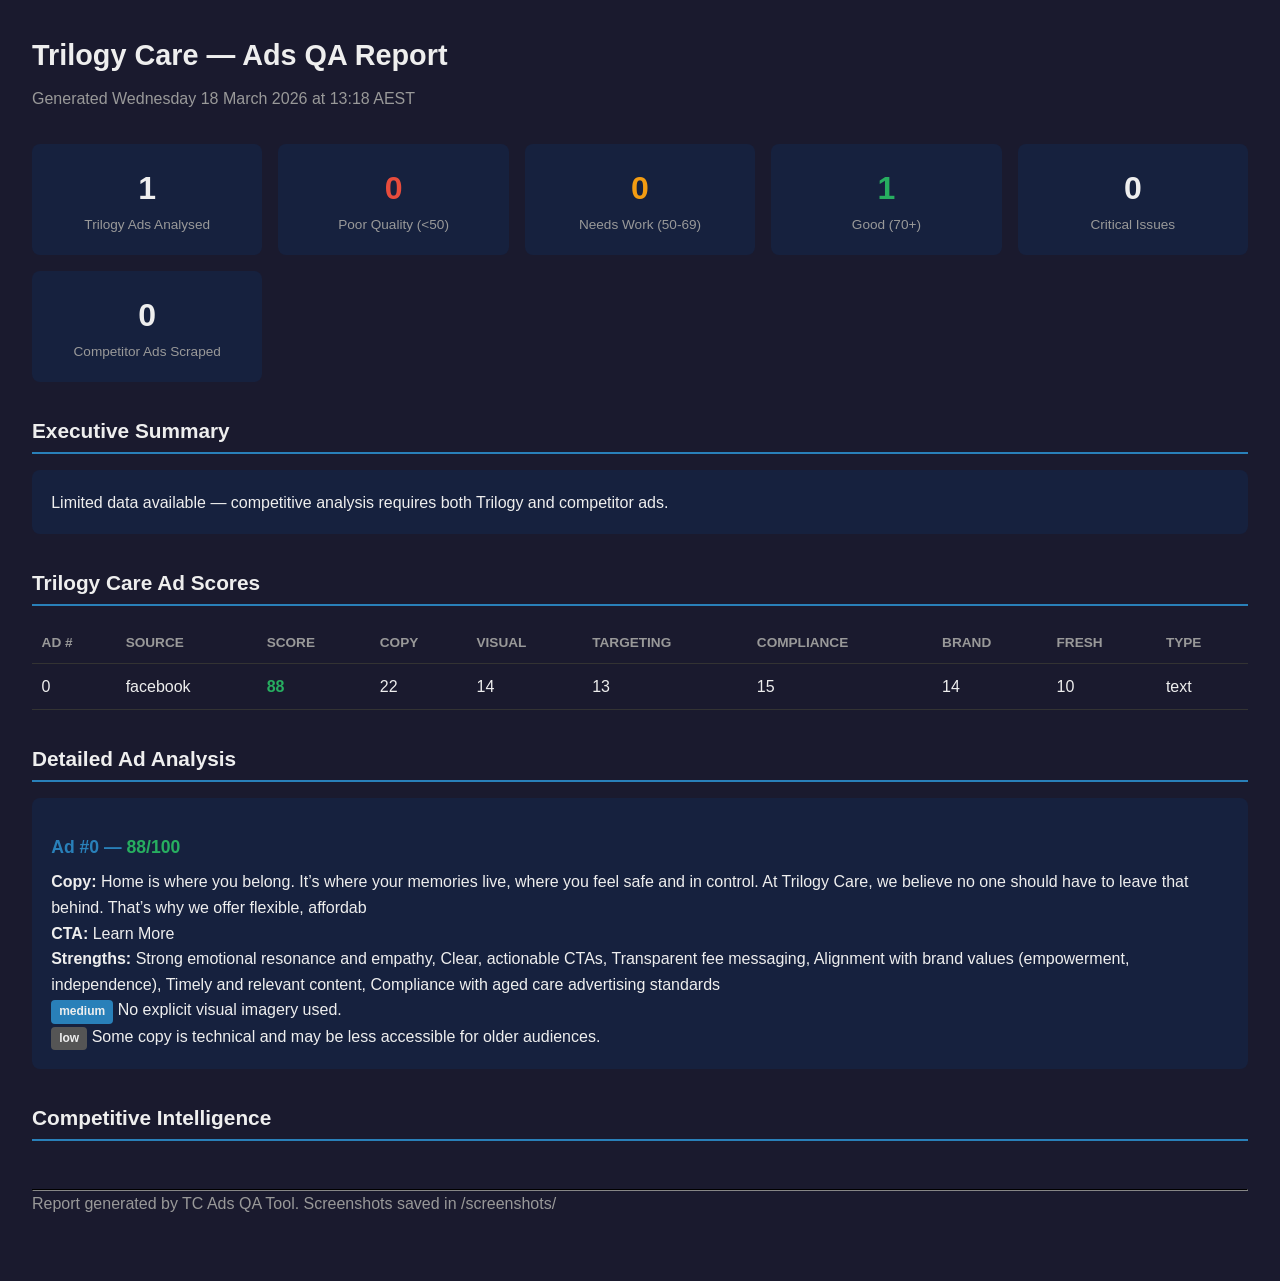
<file: reports/ads_qa_report_20260318_1318.html>
<!DOCTYPE html>
<html lang="en">
<head>
<meta charset="utf-8">
<title>Trilogy Care — Ads QA Report — 18 Mar 2026</title>
<style>
  :root {
    --red: #e74c3c; --orange: #f39c12; --green: #27ae60; --blue: #2980b9;
    --dark: #1a1a2e; --card: #16213e; --text: #eee; --muted: #999;
  }
  * { box-sizing: border-box; margin: 0; padding: 0; }
  body { font-family: -apple-system, BlinkMacSystemFont, 'Segoe UI', sans-serif;
         background: var(--dark); color: var(--text); padding: 2rem; line-height: 1.6; }
  h1 { font-size: 1.8rem; margin-bottom: 0.5rem; }
  h2 { font-size: 1.3rem; margin: 2rem 0 1rem; border-bottom: 2px solid var(--blue); padding-bottom: 0.3rem; }
  h3 { font-size: 1.1rem; margin: 1rem 0 0.5rem; color: var(--blue); }
  .meta { color: var(--muted); margin-bottom: 2rem; }
  .grid { display: grid; grid-template-columns: repeat(auto-fit, minmax(200px, 1fr)); gap: 1rem; margin: 1rem 0; }
  .stat { background: var(--card); border-radius: 8px; padding: 1.2rem; text-align: center; }
  .stat .number { font-size: 2rem; font-weight: bold; }
  .stat .label { color: var(--muted); font-size: 0.85rem; }
  .score-red { color: var(--red); }
  .score-orange { color: var(--orange); }
  .score-green { color: var(--green); }
  .card { background: var(--card); border-radius: 8px; padding: 1.2rem; margin: 0.8rem 0; }
  .card.critical { border-left: 4px solid var(--red); }
  .card.high { border-left: 4px solid var(--orange); }
  .card.medium { border-left: 4px solid var(--blue); }
  .badge { display: inline-block; padding: 2px 8px; border-radius: 4px; font-size: 0.75rem; font-weight: bold; }
  .badge-critical { background: var(--red); }
  .badge-high { background: var(--orange); color: #333; }
  .badge-medium { background: var(--blue); }
  .badge-low { background: #555; }
  table { width: 100%; border-collapse: collapse; margin: 1rem 0; }
  th, td { padding: 0.6rem; text-align: left; border-bottom: 1px solid #333; }
  th { color: var(--muted); font-size: 0.85rem; text-transform: uppercase; }
  .rec { margin: 0.5rem 0; padding: 0.8rem; background: var(--card); border-radius: 6px; }
  .rec-high { border-left: 3px solid var(--red); }
  .rec-medium { border-left: 3px solid var(--orange); }
  .rec-low { border-left: 3px solid var(--blue); }
</style>
</head>
<body>
<h1>Trilogy Care — Ads QA Report</h1>
<p class="meta">Generated Wednesday 18 March 2026 at 13:18 AEST</p>

<div class="grid">
  <div class="stat">
    <div class="number">1</div>
    <div class="label">Trilogy Ads Analysed</div>
  </div>
  <div class="stat">
    <div class="number score-red">0</div>
    <div class="label">Poor Quality (&lt;50)</div>
  </div>
  <div class="stat">
    <div class="number score-orange">0</div>
    <div class="label">Needs Work (50-69)</div>
  </div>
  <div class="stat">
    <div class="number score-green">1</div>
    <div class="label">Good (70+)</div>
  </div>
  <div class="stat">
    <div class="number">0</div>
    <div class="label">Critical Issues</div>
  </div>
  <div class="stat">
    <div class="number">0</div>
    <div class="label">Competitor Ads Scraped</div>
  </div>
</div>

<h2>Executive Summary</h2>
<div class="card">Limited data available — competitive analysis requires both Trilogy and competitor ads.</div>

<h2>Trilogy Care Ad Scores</h2>
<table>
<tr><th>Ad #</th><th>Source</th><th>Score</th><th>Copy</th><th>Visual</th><th>Targeting</th><th>Compliance</th><th>Brand</th><th>Fresh</th><th>Type</th></tr>
<tr>
  <td>0</td>
  <td>facebook</td>
  <td class="score-green"><strong>88</strong></td>
  <td>22</td>
  <td>14</td>
  <td>13</td>
  <td>15</td>
  <td>14</td>
  <td>10</td>
  <td>text</td>
</tr></table><h2>Detailed Ad Analysis</h2>
<div class="card">
  <h3>Ad #0 — <span class="score-green">88/100</span></h3>
  <p><strong>Copy:</strong> Home is where you belong. It’s where your memories live, where you feel safe and in control. At Trilogy Care, we believe no one should have to leave that behind. That’s why we offer flexible, affordab</p>
  <p><strong>CTA:</strong> Learn More</p>
  <p><strong>Strengths:</strong> Strong emotional resonance and empathy, Clear, actionable CTAs, Transparent fee messaging, Alignment with brand values (empowerment, independence), Timely and relevant content, Compliance with aged care advertising standards</p>
  <p><span class="badge badge-medium">medium</span> No explicit visual imagery used.</p>
  <p><span class="badge badge-low">low</span> Some copy is technical and may be less accessible for older audiences.</p>
</div><h2>Competitive Intelligence</h2>
<hr style="margin-top:3rem;border-color:#333">
<p class="meta">Report generated by TC Ads QA Tool. Screenshots saved in /screenshots/</p>
</body>
</html>
</file>
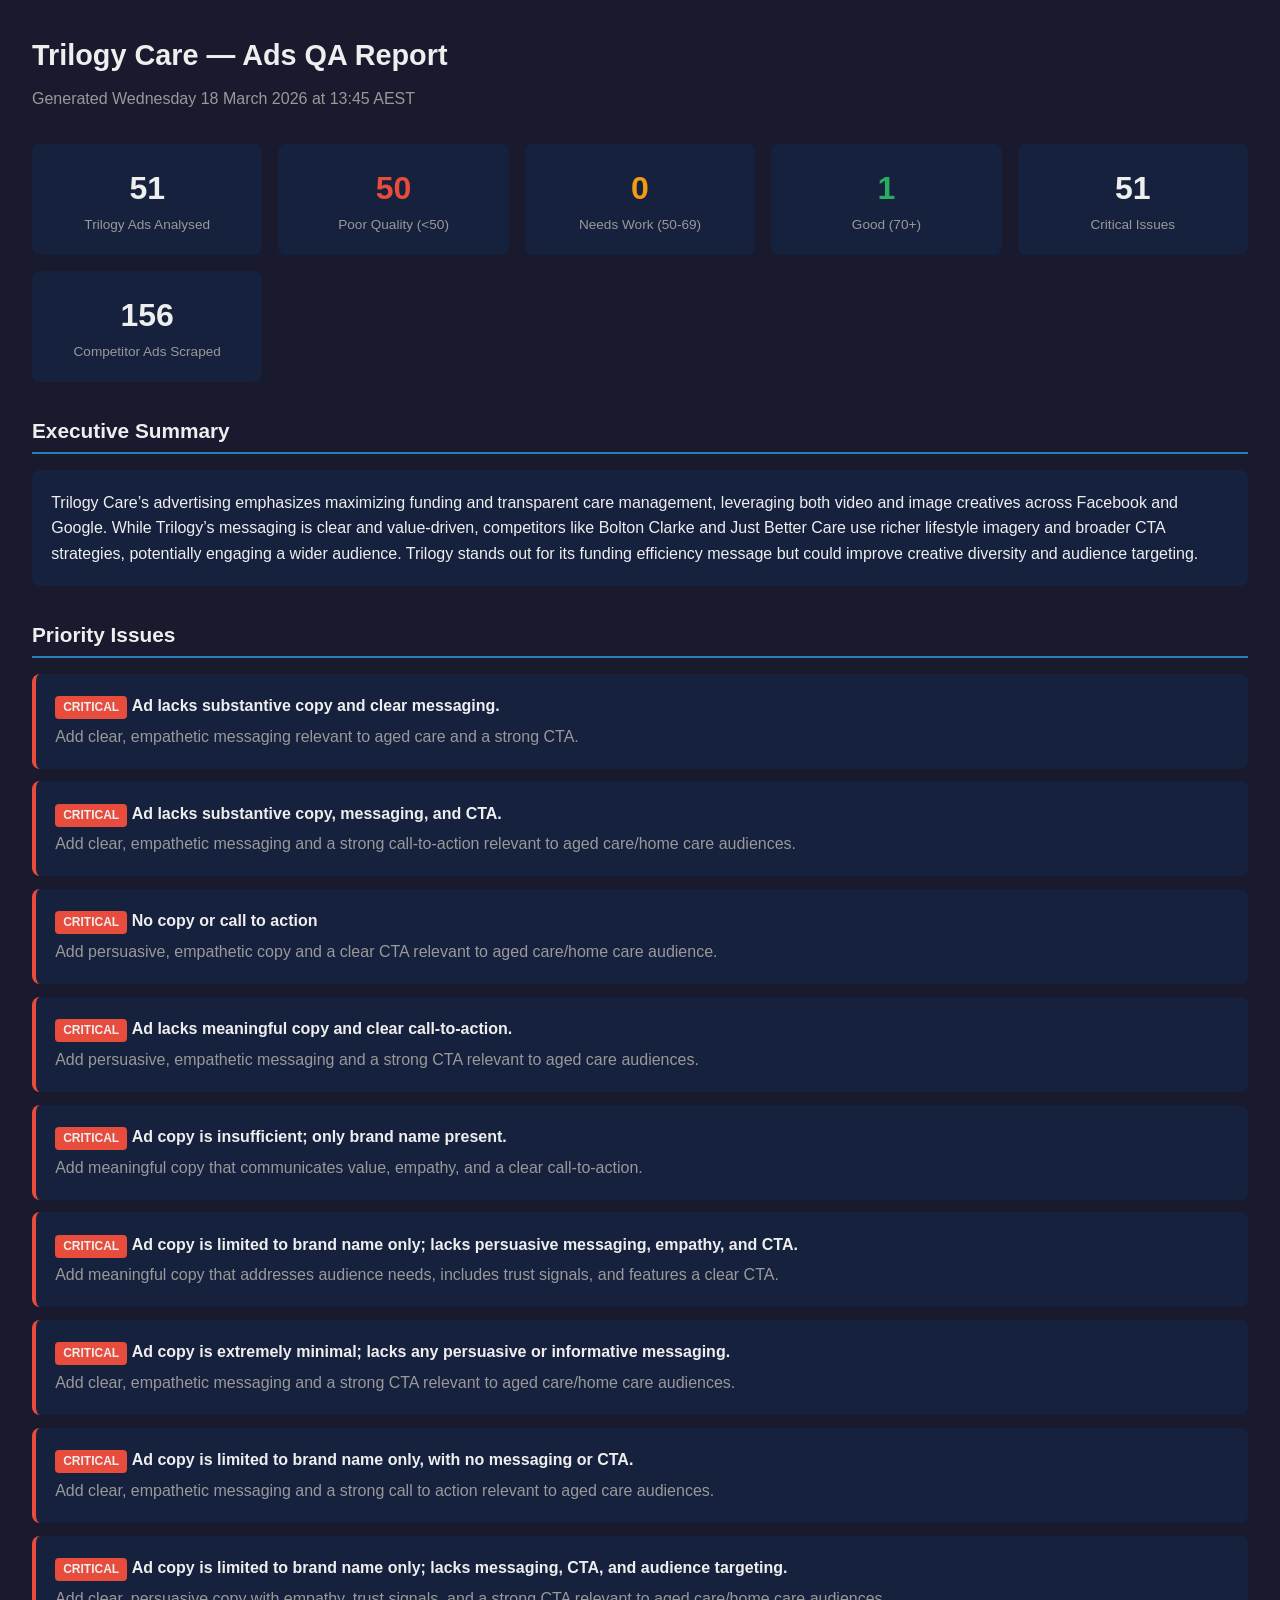
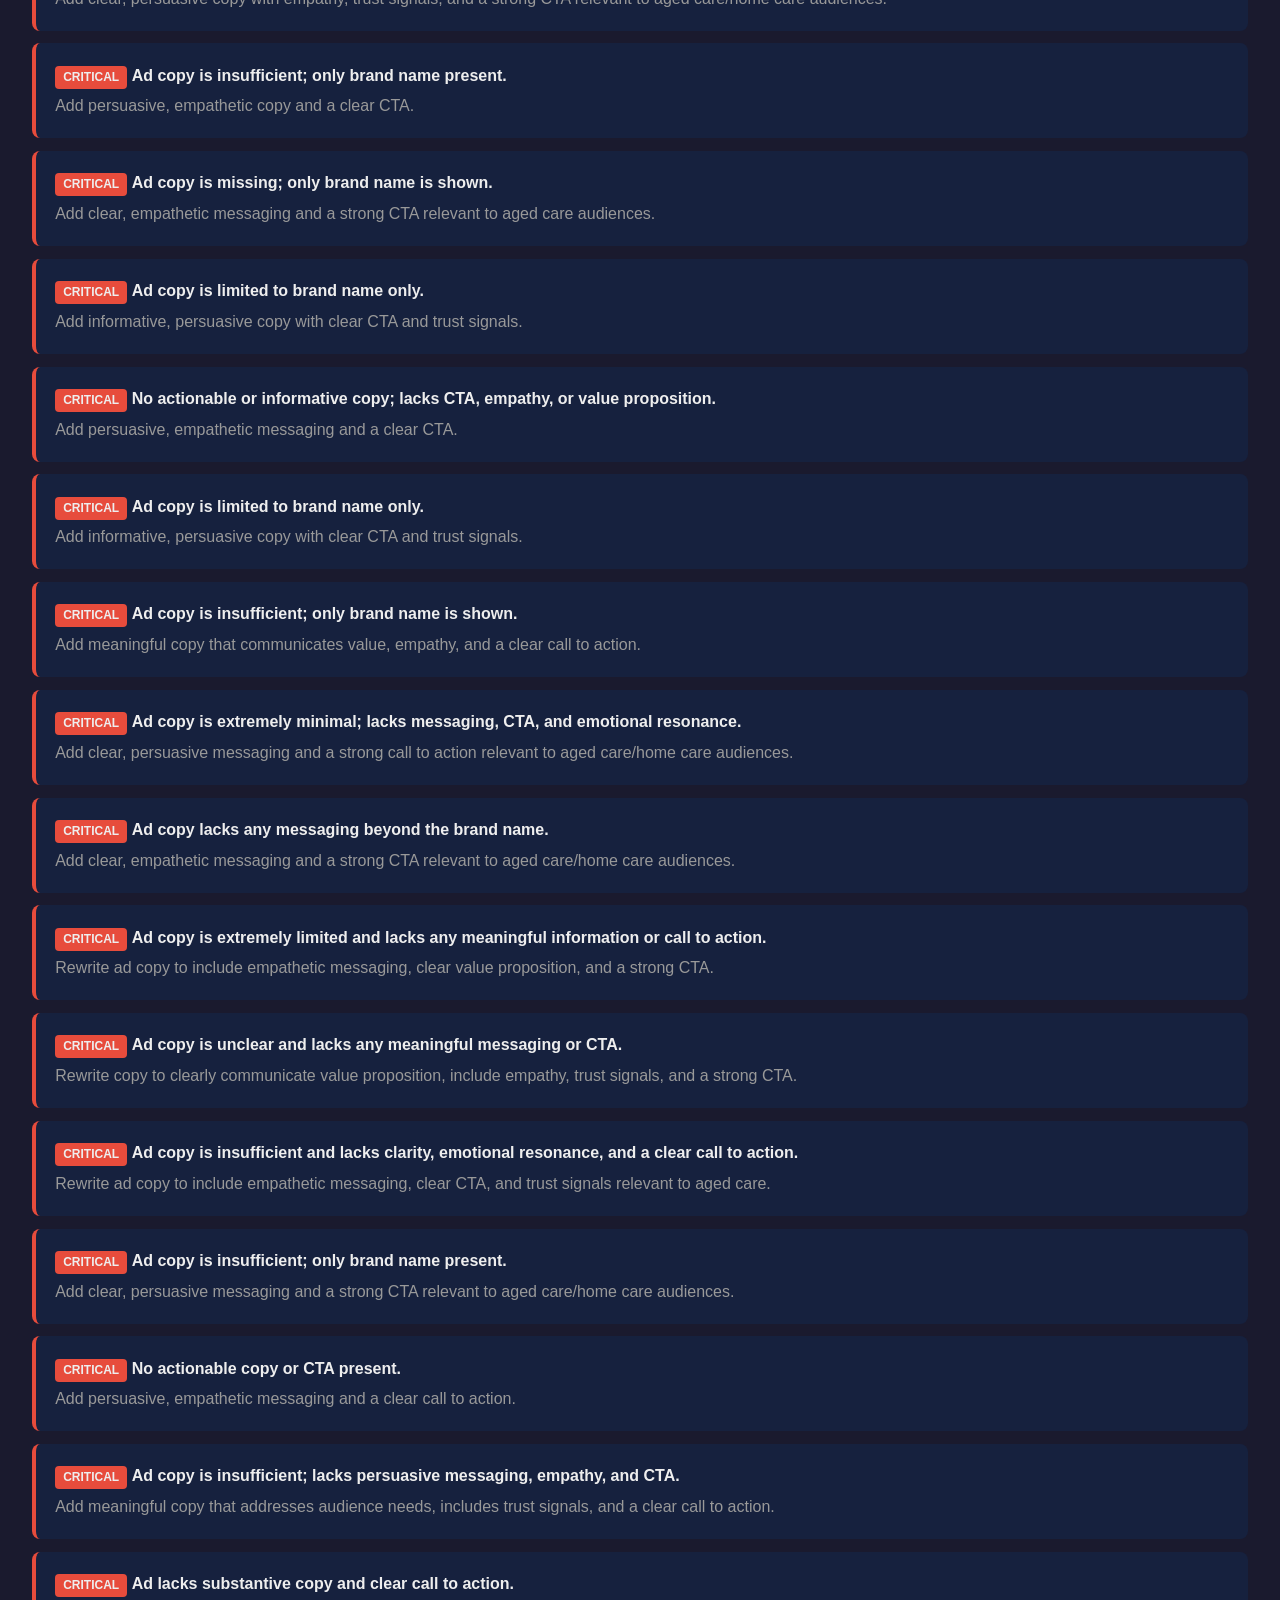
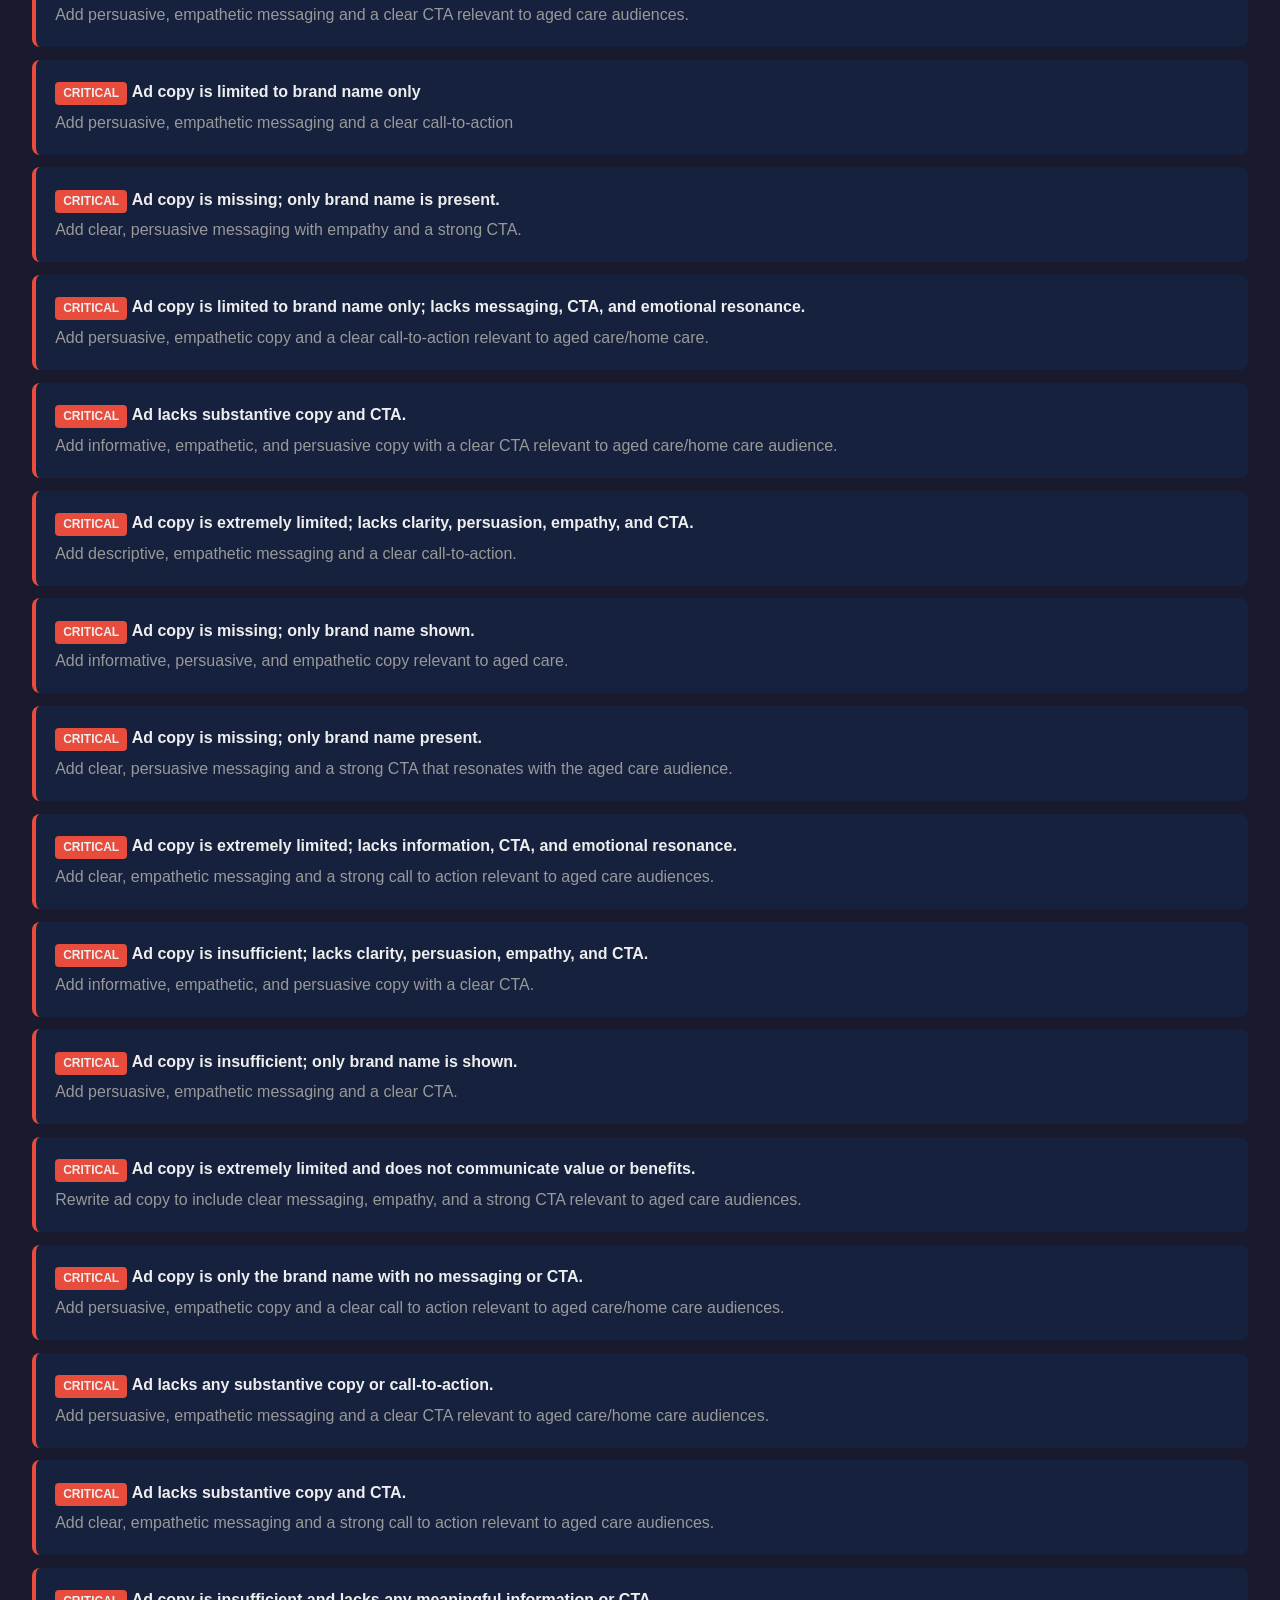
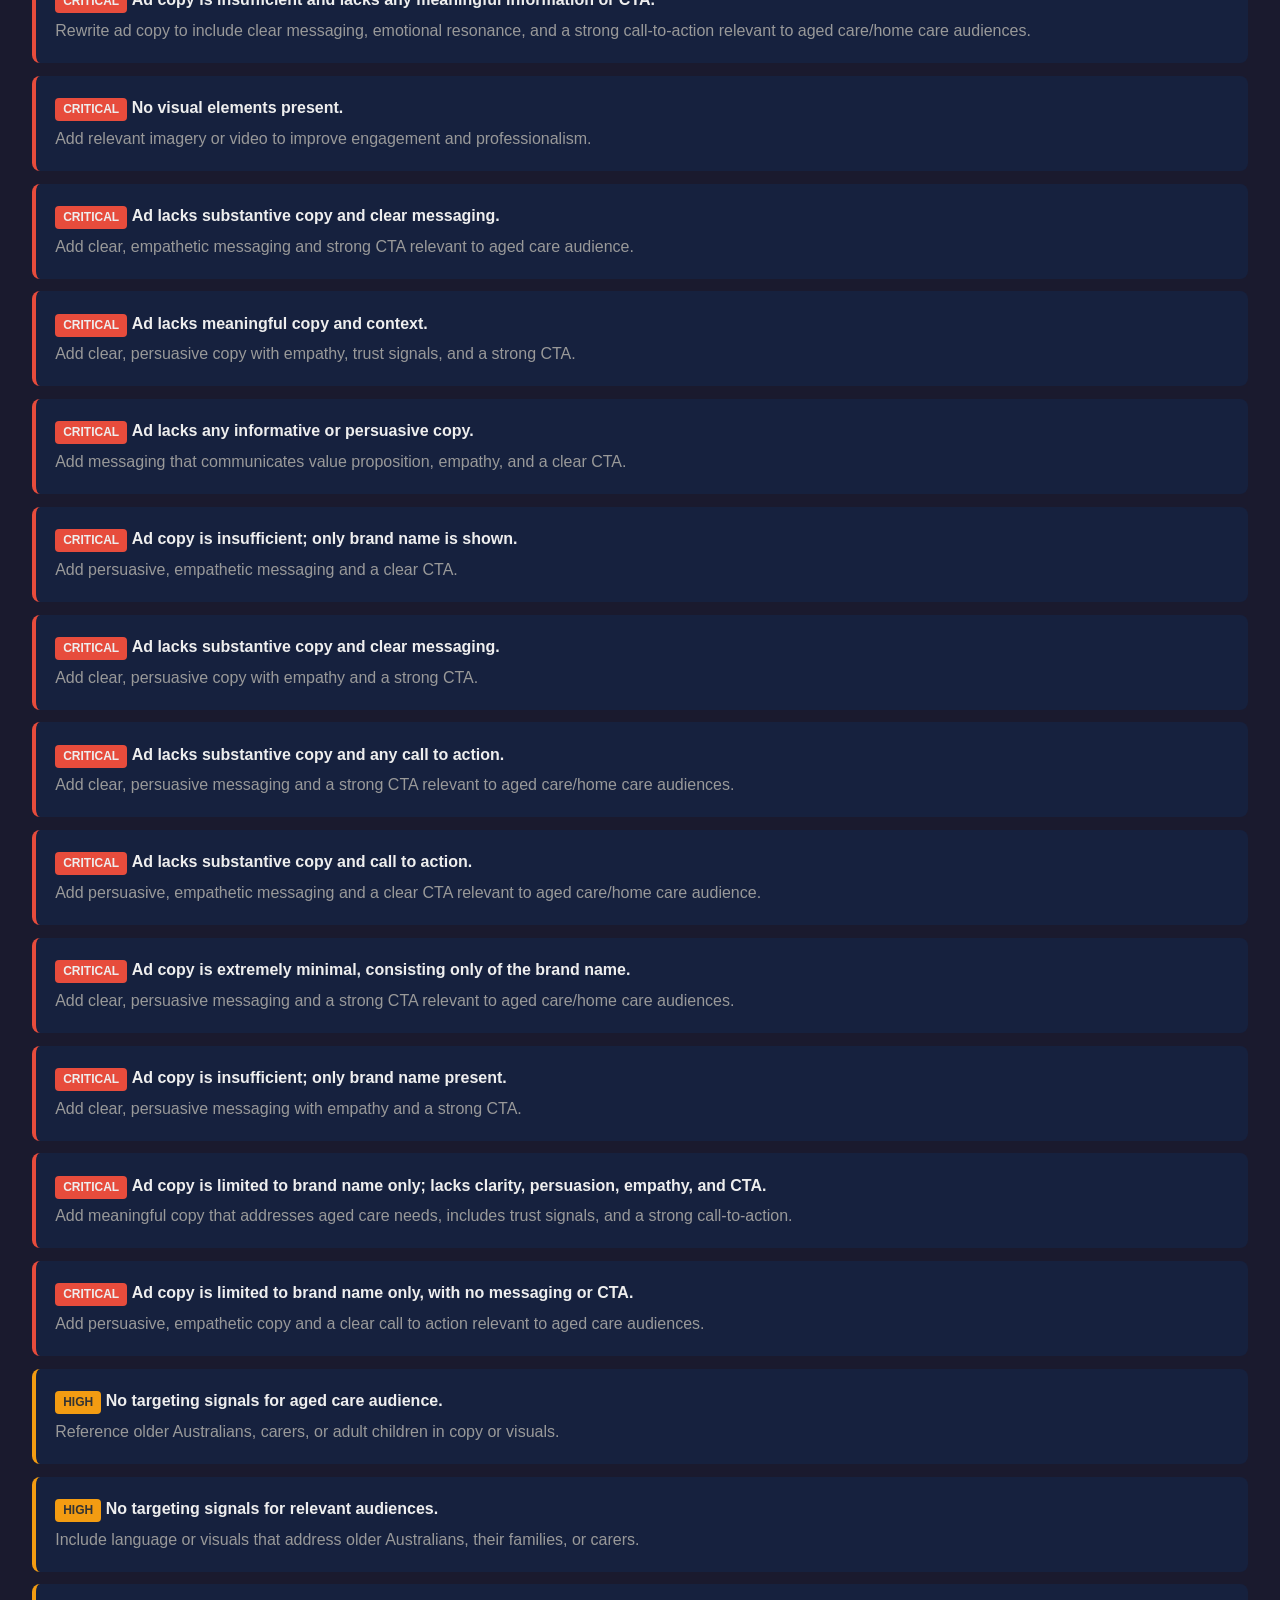
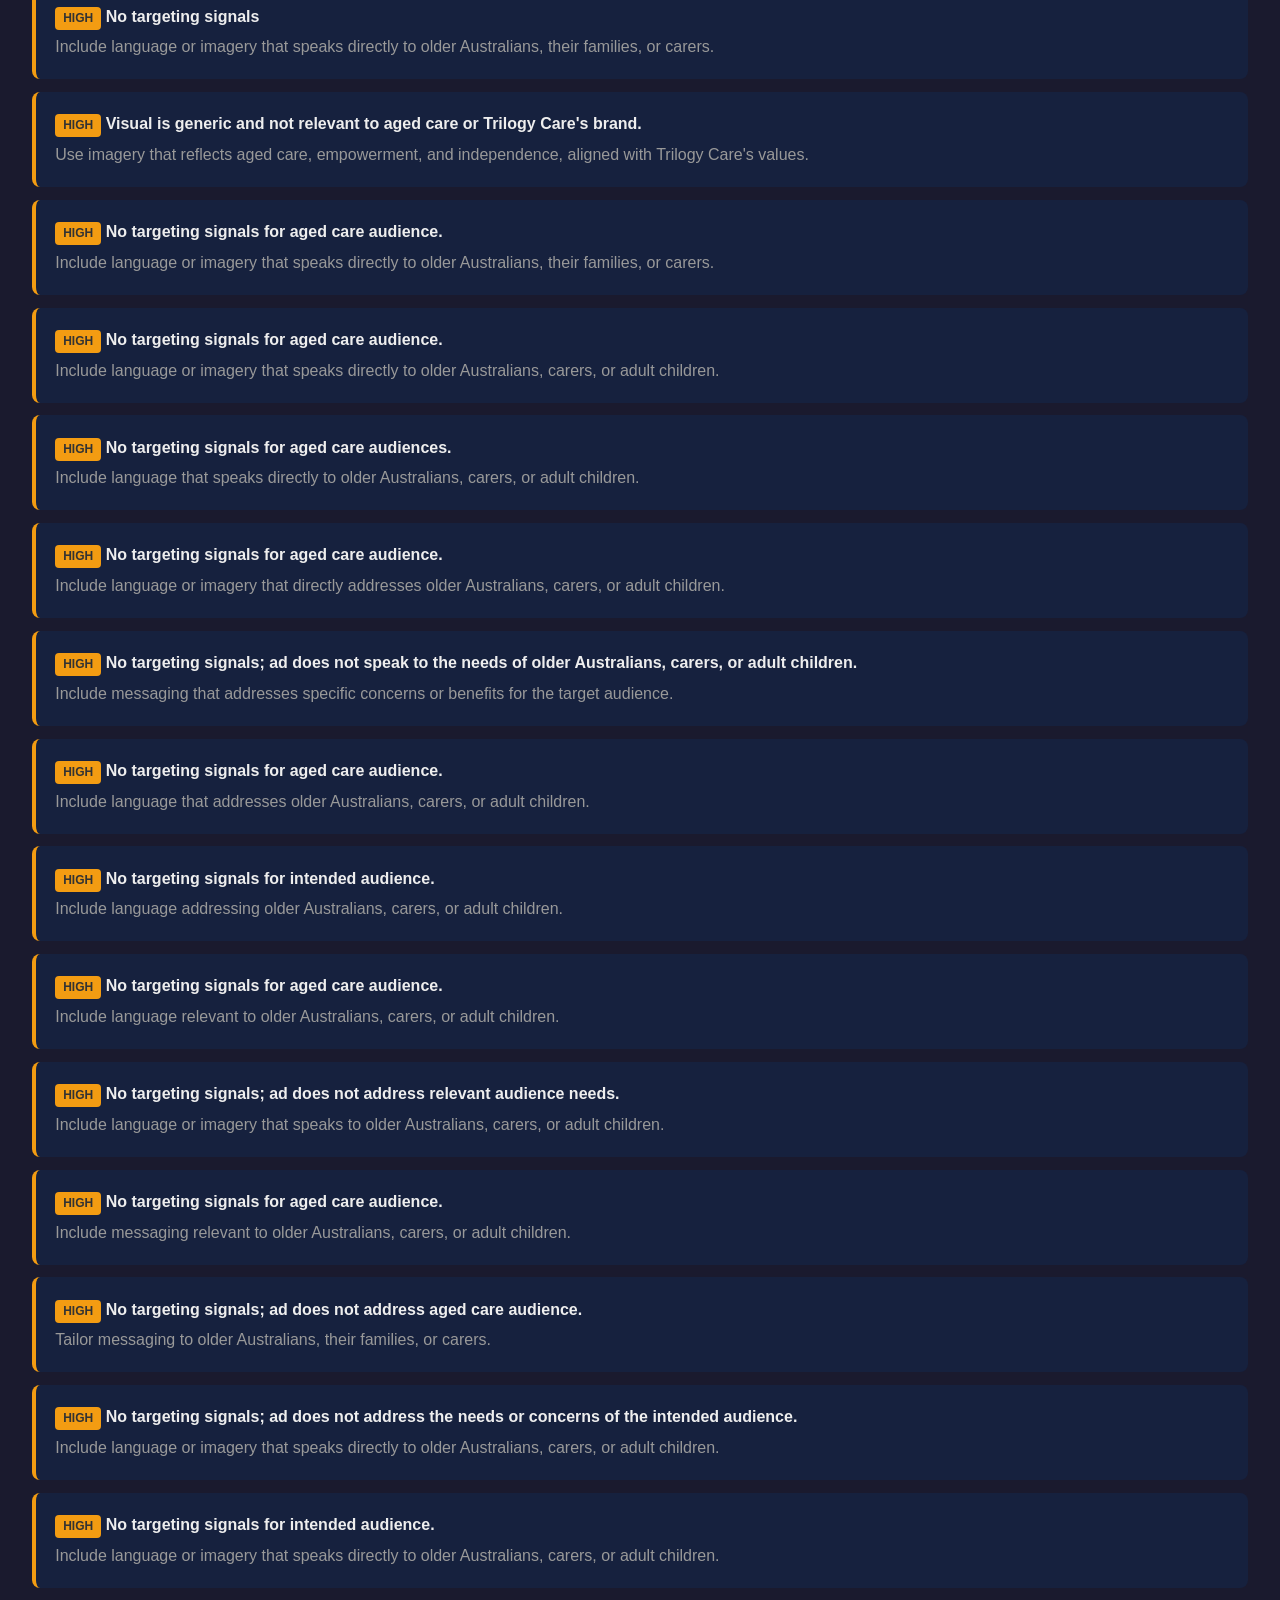
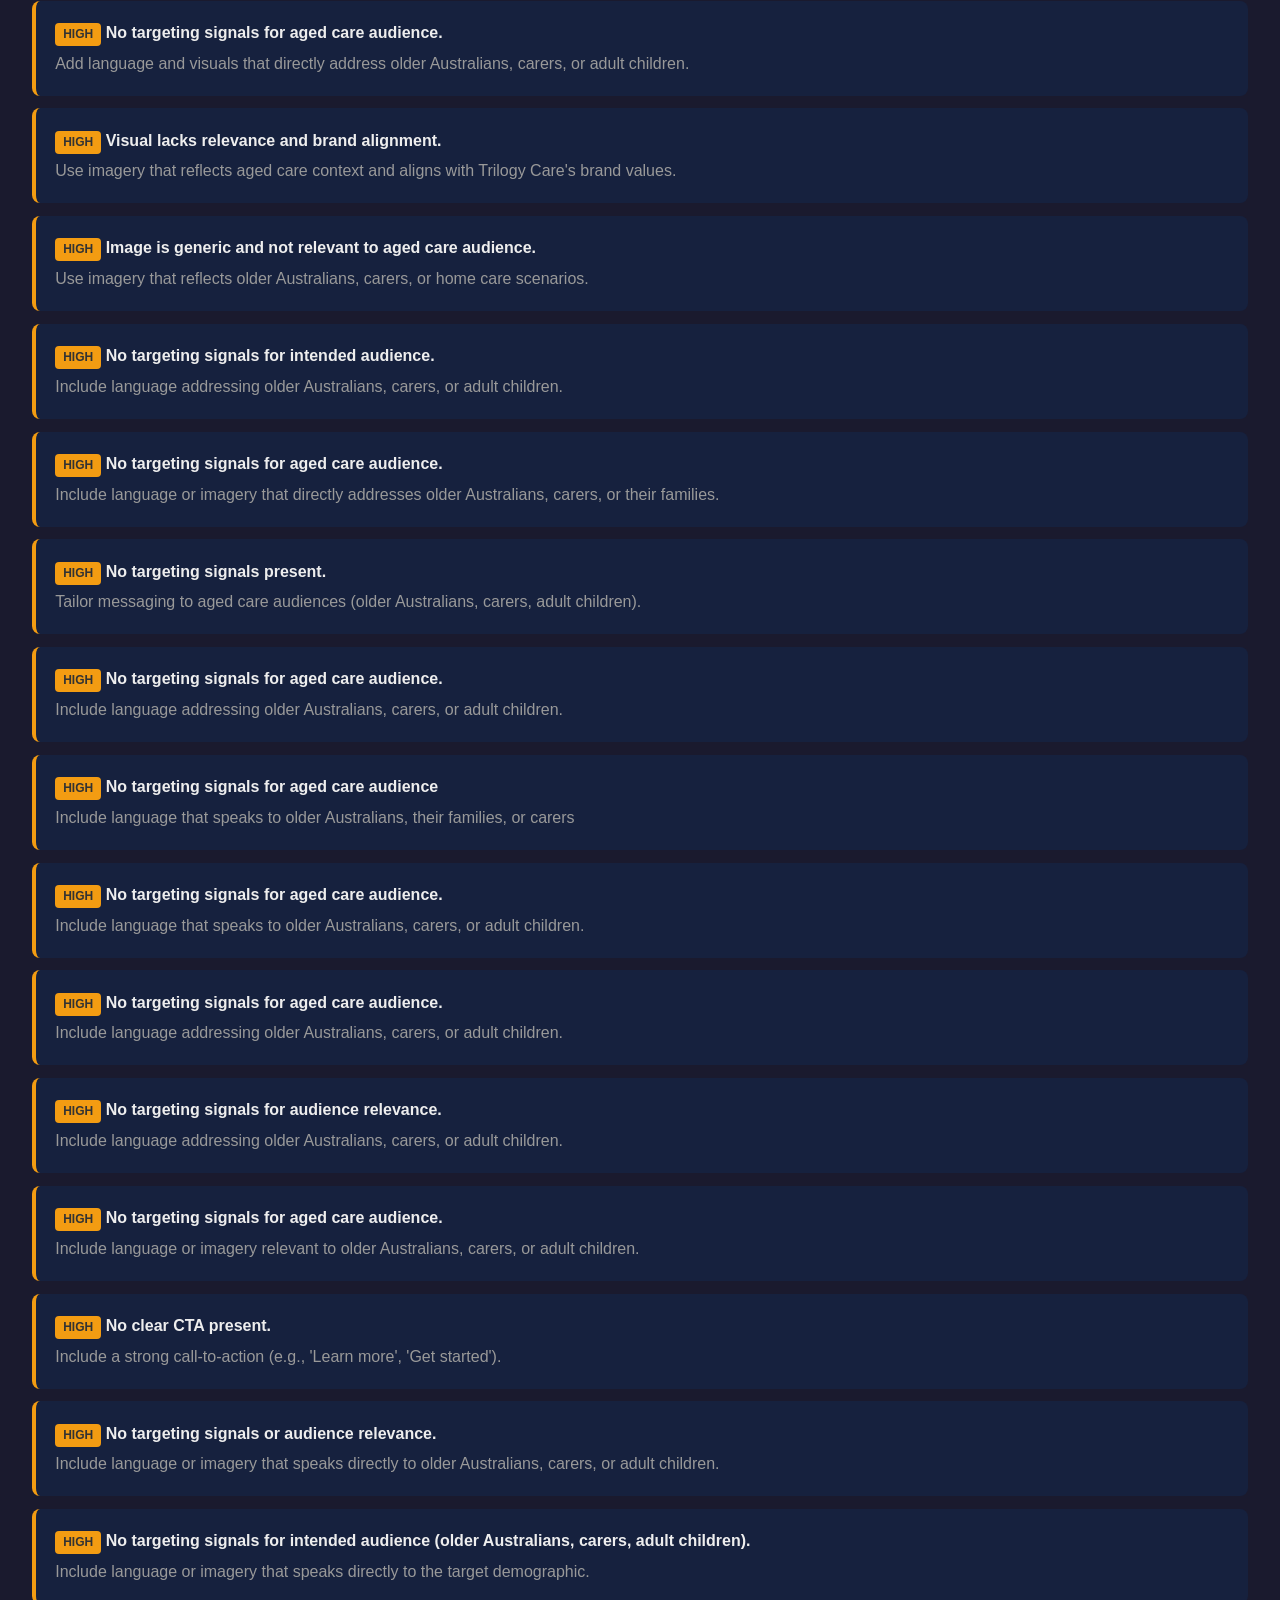
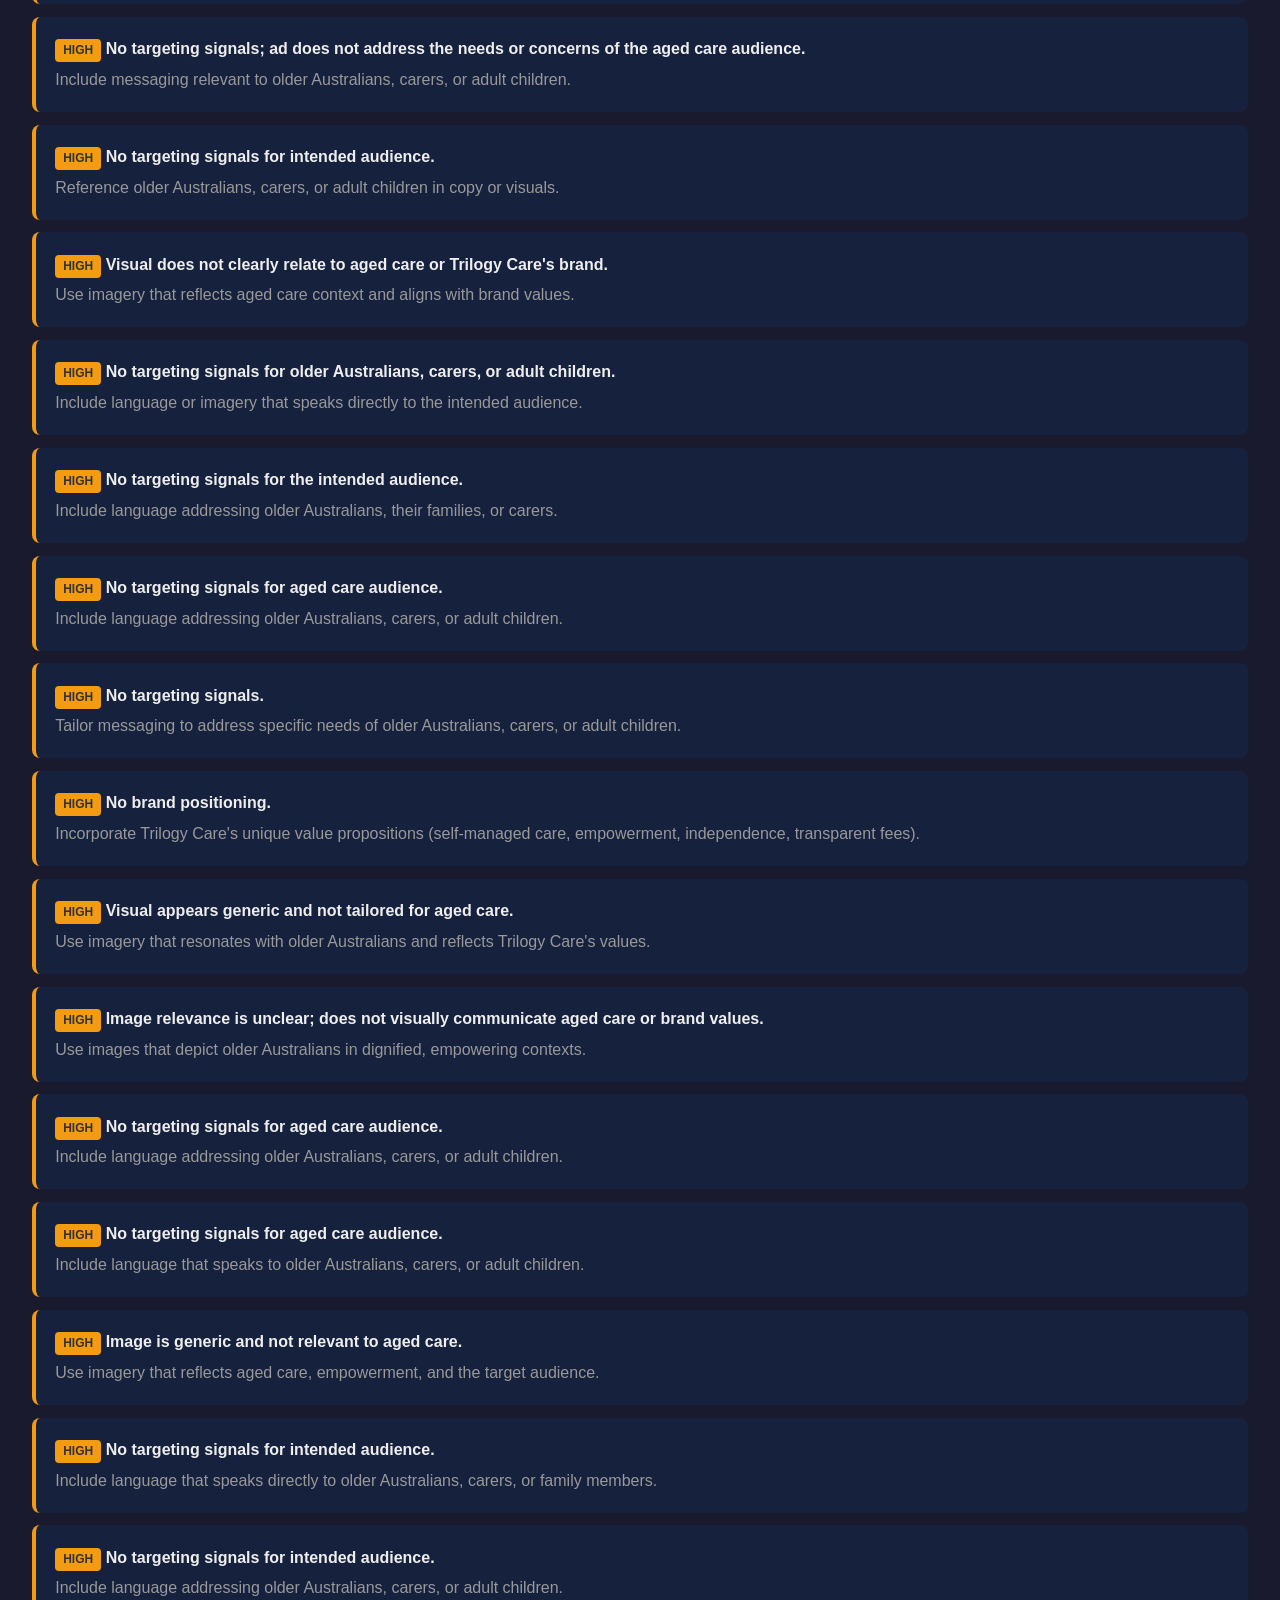
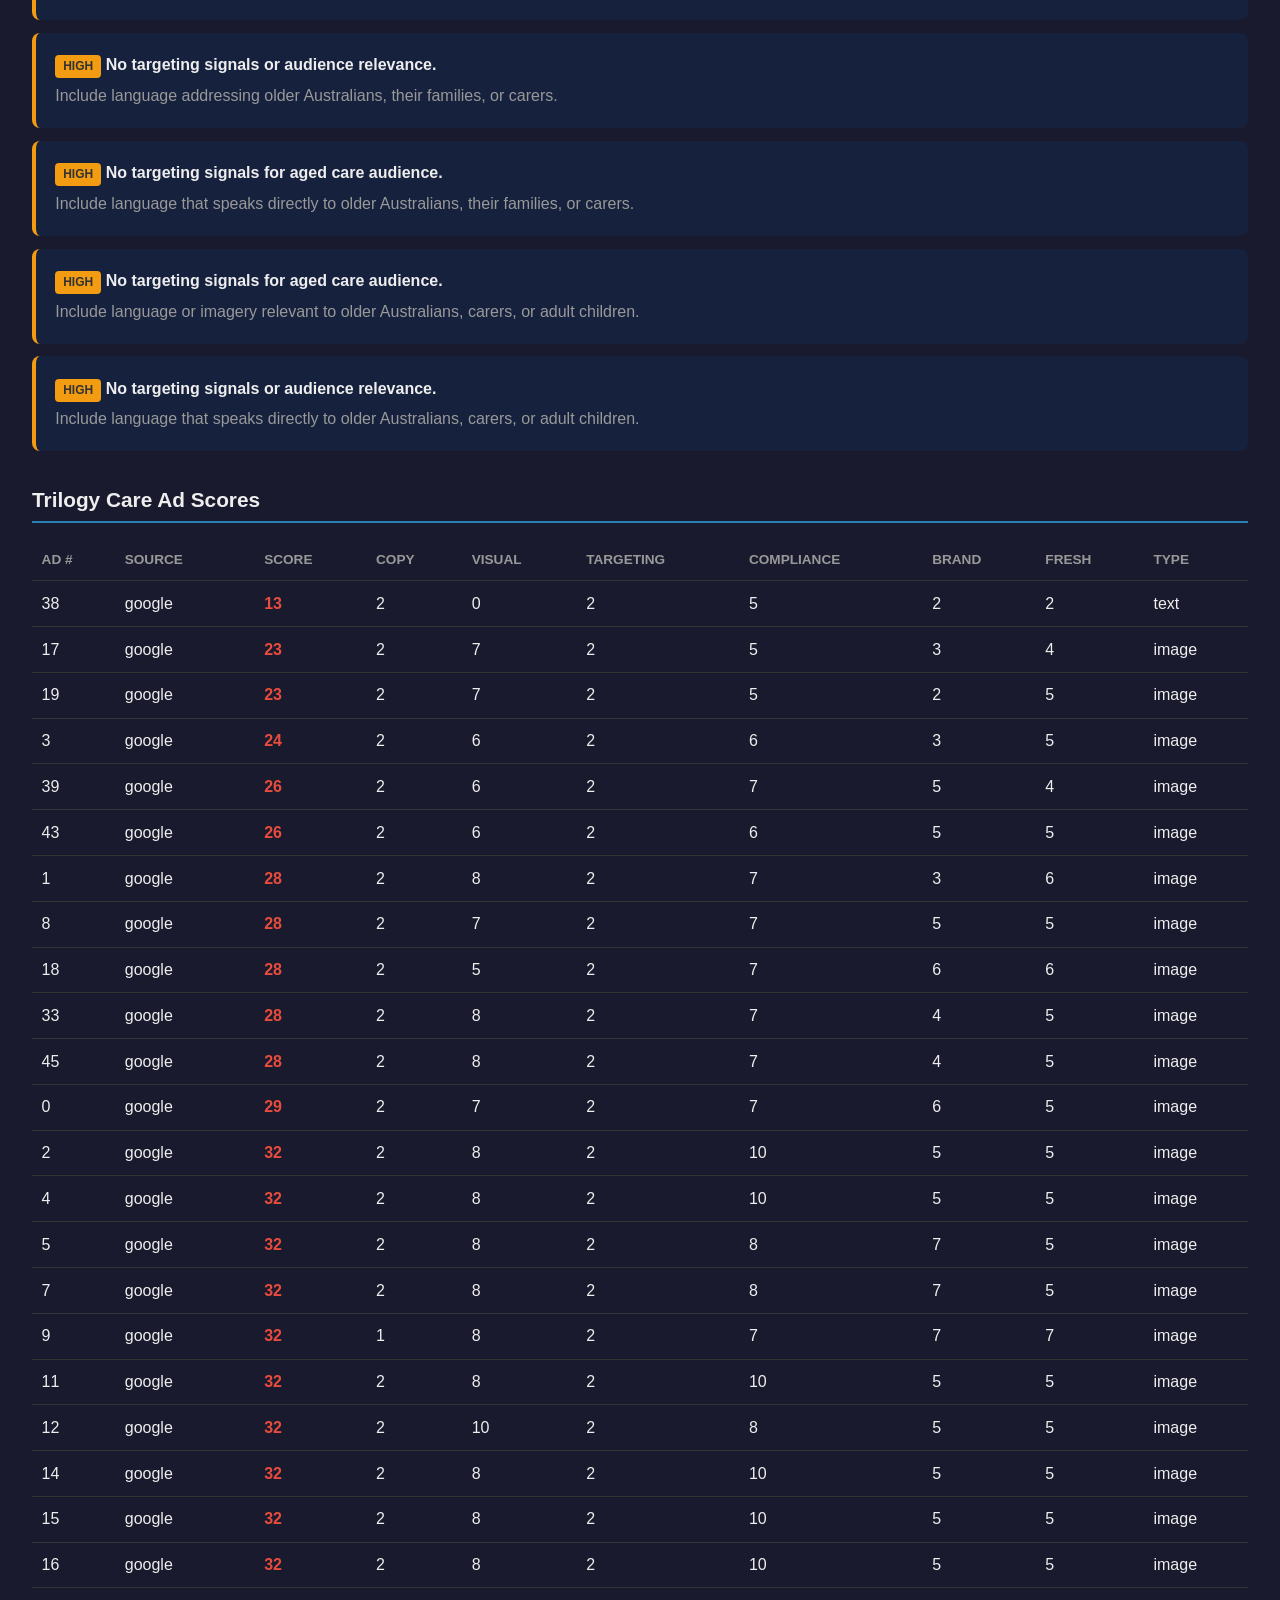
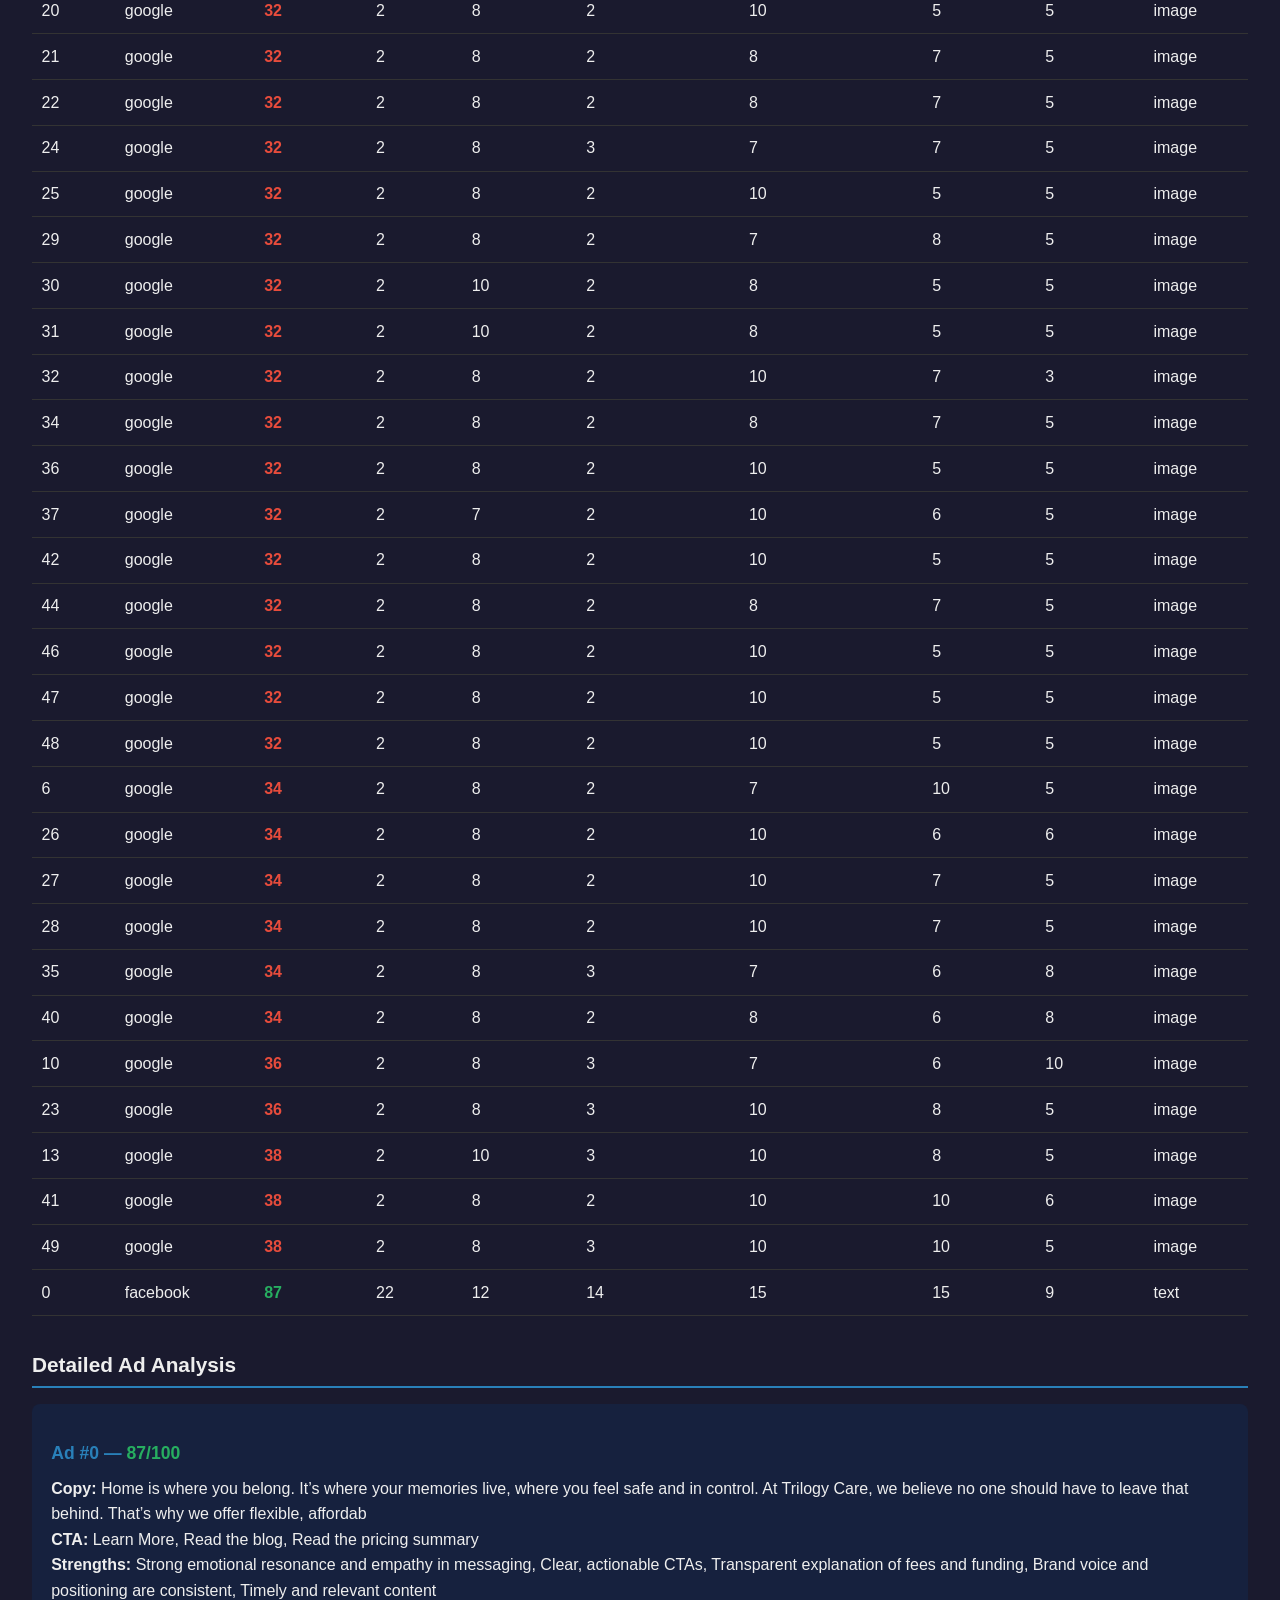
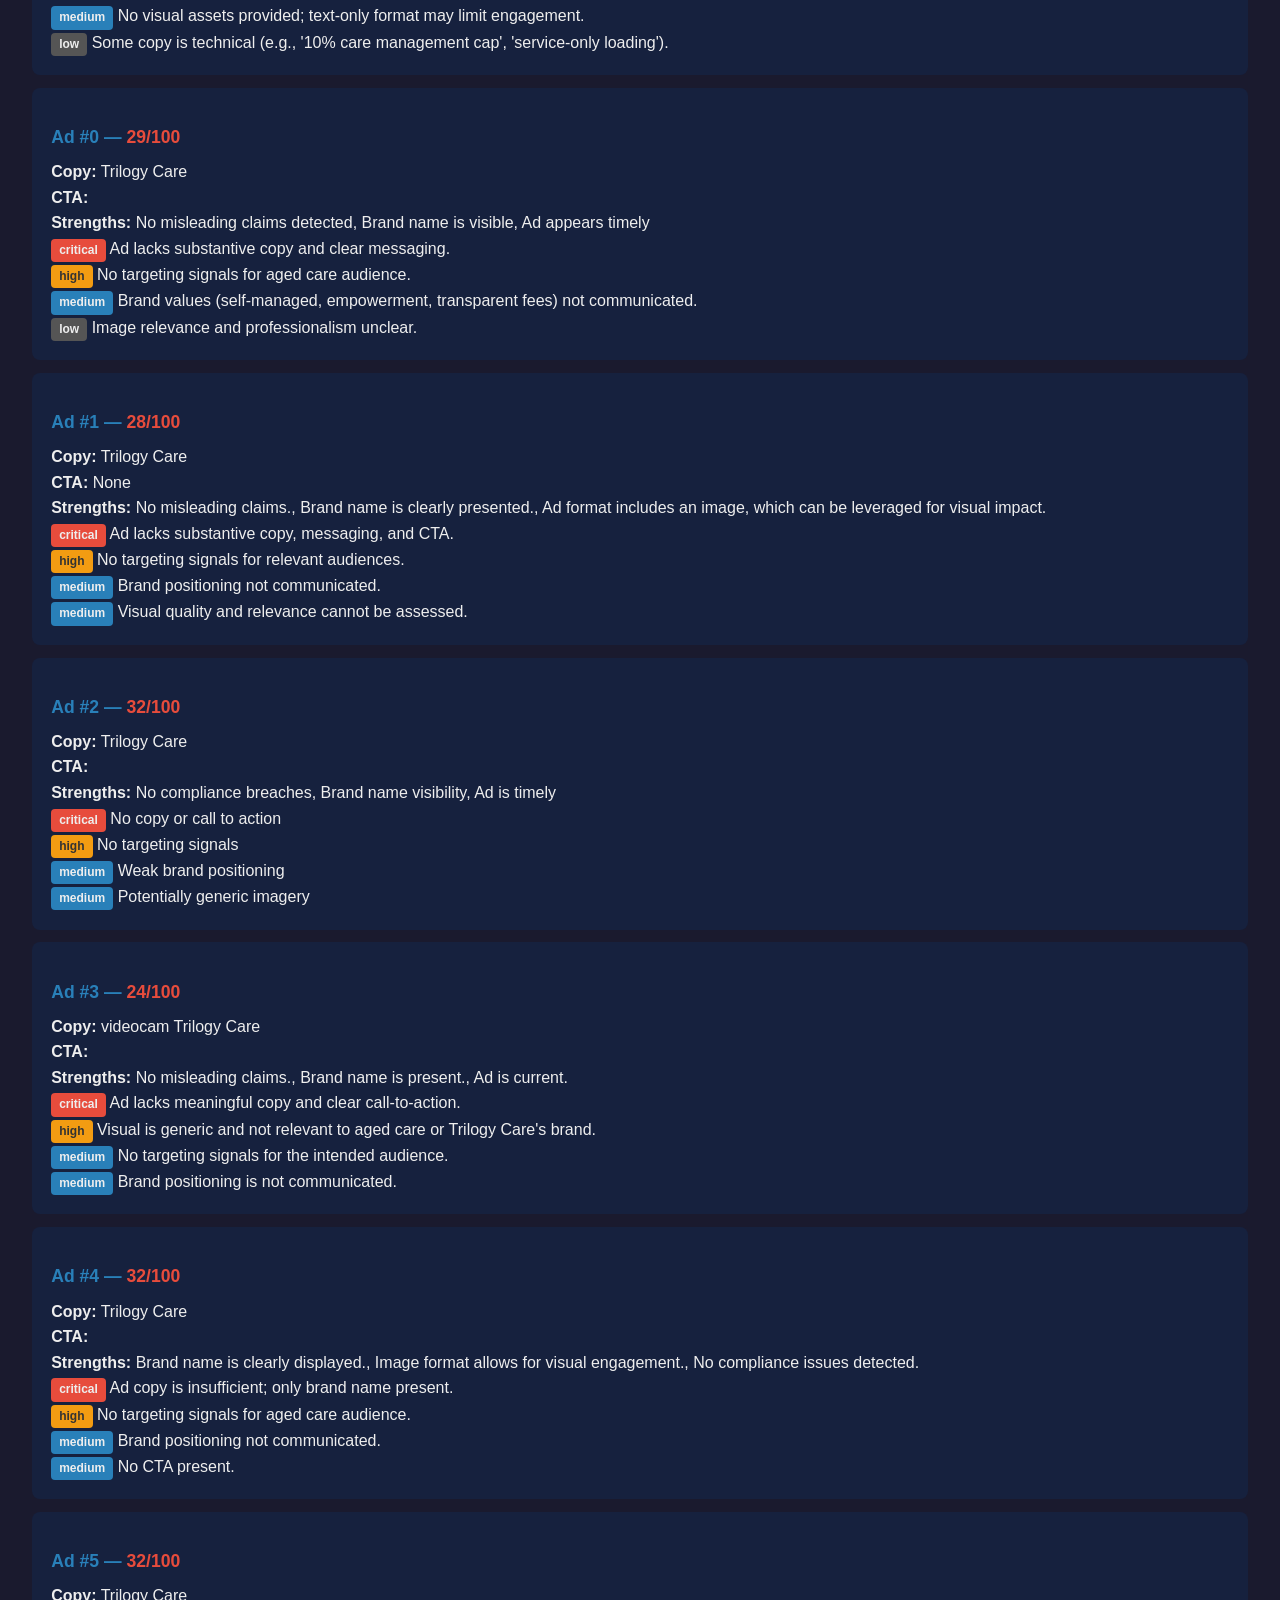
<file: reports/ads_qa_report_20260318_1345.html>
<!DOCTYPE html>
<html lang="en">
<head>
<meta charset="utf-8">
<title>Trilogy Care — Ads QA Report — 18 Mar 2026</title>
<style>
  :root {
    --red: #e74c3c; --orange: #f39c12; --green: #27ae60; --blue: #2980b9;
    --dark: #1a1a2e; --card: #16213e; --text: #eee; --muted: #999;
  }
  * { box-sizing: border-box; margin: 0; padding: 0; }
  body { font-family: -apple-system, BlinkMacSystemFont, 'Segoe UI', sans-serif;
         background: var(--dark); color: var(--text); padding: 2rem; line-height: 1.6; }
  h1 { font-size: 1.8rem; margin-bottom: 0.5rem; }
  h2 { font-size: 1.3rem; margin: 2rem 0 1rem; border-bottom: 2px solid var(--blue); padding-bottom: 0.3rem; }
  h3 { font-size: 1.1rem; margin: 1rem 0 0.5rem; color: var(--blue); }
  .meta { color: var(--muted); margin-bottom: 2rem; }
  .grid { display: grid; grid-template-columns: repeat(auto-fit, minmax(200px, 1fr)); gap: 1rem; margin: 1rem 0; }
  .stat { background: var(--card); border-radius: 8px; padding: 1.2rem; text-align: center; }
  .stat .number { font-size: 2rem; font-weight: bold; }
  .stat .label { color: var(--muted); font-size: 0.85rem; }
  .score-red { color: var(--red); }
  .score-orange { color: var(--orange); }
  .score-green { color: var(--green); }
  .card { background: var(--card); border-radius: 8px; padding: 1.2rem; margin: 0.8rem 0; }
  .card.critical { border-left: 4px solid var(--red); }
  .card.high { border-left: 4px solid var(--orange); }
  .card.medium { border-left: 4px solid var(--blue); }
  .badge { display: inline-block; padding: 2px 8px; border-radius: 4px; font-size: 0.75rem; font-weight: bold; }
  .badge-critical { background: var(--red); }
  .badge-high { background: var(--orange); color: #333; }
  .badge-medium { background: var(--blue); }
  .badge-low { background: #555; }
  table { width: 100%; border-collapse: collapse; margin: 1rem 0; }
  th, td { padding: 0.6rem; text-align: left; border-bottom: 1px solid #333; }
  th { color: var(--muted); font-size: 0.85rem; text-transform: uppercase; }
  .rec { margin: 0.5rem 0; padding: 0.8rem; background: var(--card); border-radius: 6px; }
  .rec-high { border-left: 3px solid var(--red); }
  .rec-medium { border-left: 3px solid var(--orange); }
  .rec-low { border-left: 3px solid var(--blue); }
</style>
</head>
<body>
<h1>Trilogy Care — Ads QA Report</h1>
<p class="meta">Generated Wednesday 18 March 2026 at 13:45 AEST</p>

<div class="grid">
  <div class="stat">
    <div class="number">51</div>
    <div class="label">Trilogy Ads Analysed</div>
  </div>
  <div class="stat">
    <div class="number score-red">50</div>
    <div class="label">Poor Quality (&lt;50)</div>
  </div>
  <div class="stat">
    <div class="number score-orange">0</div>
    <div class="label">Needs Work (50-69)</div>
  </div>
  <div class="stat">
    <div class="number score-green">1</div>
    <div class="label">Good (70+)</div>
  </div>
  <div class="stat">
    <div class="number">51</div>
    <div class="label">Critical Issues</div>
  </div>
  <div class="stat">
    <div class="number">156</div>
    <div class="label">Competitor Ads Scraped</div>
  </div>
</div>

<h2>Executive Summary</h2>
<div class="card">Trilogy Care’s advertising emphasizes maximizing funding and transparent care management, leveraging both video and image creatives across Facebook and Google. While Trilogy’s messaging is clear and value-driven, competitors like Bolton Clarke and Just Better Care use richer lifestyle imagery and broader CTA strategies, potentially engaging a wider audience. Trilogy stands out for its funding efficiency message but could improve creative diversity and audience targeting.</div>
<h2>Priority Issues</h2>
<div class="card critical">
  <span class="badge badge-critical">CRITICAL</span>
  <strong>Ad lacks substantive copy and clear messaging.</strong>
  <p style="color:var(--muted);margin-top:0.3rem">Add clear, empathetic messaging relevant to aged care and a strong CTA.</p>
</div>
<div class="card critical">
  <span class="badge badge-critical">CRITICAL</span>
  <strong>Ad lacks substantive copy, messaging, and CTA.</strong>
  <p style="color:var(--muted);margin-top:0.3rem">Add clear, empathetic messaging and a strong call-to-action relevant to aged care/home care audiences.</p>
</div>
<div class="card critical">
  <span class="badge badge-critical">CRITICAL</span>
  <strong>No copy or call to action</strong>
  <p style="color:var(--muted);margin-top:0.3rem">Add persuasive, empathetic copy and a clear CTA relevant to aged care/home care audience.</p>
</div>
<div class="card critical">
  <span class="badge badge-critical">CRITICAL</span>
  <strong>Ad lacks meaningful copy and clear call-to-action.</strong>
  <p style="color:var(--muted);margin-top:0.3rem">Add persuasive, empathetic messaging and a strong CTA relevant to aged care audiences.</p>
</div>
<div class="card critical">
  <span class="badge badge-critical">CRITICAL</span>
  <strong>Ad copy is insufficient; only brand name present.</strong>
  <p style="color:var(--muted);margin-top:0.3rem">Add meaningful copy that communicates value, empathy, and a clear call-to-action.</p>
</div>
<div class="card critical">
  <span class="badge badge-critical">CRITICAL</span>
  <strong>Ad copy is limited to brand name only; lacks persuasive messaging, empathy, and CTA.</strong>
  <p style="color:var(--muted);margin-top:0.3rem">Add meaningful copy that addresses audience needs, includes trust signals, and features a clear CTA.</p>
</div>
<div class="card critical">
  <span class="badge badge-critical">CRITICAL</span>
  <strong>Ad copy is extremely minimal; lacks any persuasive or informative messaging.</strong>
  <p style="color:var(--muted);margin-top:0.3rem">Add clear, empathetic messaging and a strong CTA relevant to aged care/home care audiences.</p>
</div>
<div class="card critical">
  <span class="badge badge-critical">CRITICAL</span>
  <strong>Ad copy is limited to brand name only, with no messaging or CTA.</strong>
  <p style="color:var(--muted);margin-top:0.3rem">Add clear, empathetic messaging and a strong call to action relevant to aged care audiences.</p>
</div>
<div class="card critical">
  <span class="badge badge-critical">CRITICAL</span>
  <strong>Ad copy is limited to brand name only; lacks messaging, CTA, and audience targeting.</strong>
  <p style="color:var(--muted);margin-top:0.3rem">Add clear, persuasive copy with empathy, trust signals, and a strong CTA relevant to aged care/home care audiences.</p>
</div>
<div class="card critical">
  <span class="badge badge-critical">CRITICAL</span>
  <strong>Ad copy is insufficient; only brand name present.</strong>
  <p style="color:var(--muted);margin-top:0.3rem">Add persuasive, empathetic copy and a clear CTA.</p>
</div>
<div class="card critical">
  <span class="badge badge-critical">CRITICAL</span>
  <strong>Ad copy is missing; only brand name is shown.</strong>
  <p style="color:var(--muted);margin-top:0.3rem">Add clear, empathetic messaging and a strong CTA relevant to aged care audiences.</p>
</div>
<div class="card critical">
  <span class="badge badge-critical">CRITICAL</span>
  <strong>Ad copy is limited to brand name only.</strong>
  <p style="color:var(--muted);margin-top:0.3rem">Add informative, persuasive copy with clear CTA and trust signals.</p>
</div>
<div class="card critical">
  <span class="badge badge-critical">CRITICAL</span>
  <strong>No actionable or informative copy; lacks CTA, empathy, or value proposition.</strong>
  <p style="color:var(--muted);margin-top:0.3rem">Add persuasive, empathetic messaging and a clear CTA.</p>
</div>
<div class="card critical">
  <span class="badge badge-critical">CRITICAL</span>
  <strong>Ad copy is limited to brand name only.</strong>
  <p style="color:var(--muted);margin-top:0.3rem">Add informative, persuasive copy with clear CTA and trust signals.</p>
</div>
<div class="card critical">
  <span class="badge badge-critical">CRITICAL</span>
  <strong>Ad copy is insufficient; only brand name is shown.</strong>
  <p style="color:var(--muted);margin-top:0.3rem">Add meaningful copy that communicates value, empathy, and a clear call to action.</p>
</div>
<div class="card critical">
  <span class="badge badge-critical">CRITICAL</span>
  <strong>Ad copy is extremely minimal; lacks messaging, CTA, and emotional resonance.</strong>
  <p style="color:var(--muted);margin-top:0.3rem">Add clear, persuasive messaging and a strong call to action relevant to aged care/home care audiences.</p>
</div>
<div class="card critical">
  <span class="badge badge-critical">CRITICAL</span>
  <strong>Ad copy lacks any messaging beyond the brand name.</strong>
  <p style="color:var(--muted);margin-top:0.3rem">Add clear, empathetic messaging and a strong CTA relevant to aged care/home care audiences.</p>
</div>
<div class="card critical">
  <span class="badge badge-critical">CRITICAL</span>
  <strong>Ad copy is extremely limited and lacks any meaningful information or call to action.</strong>
  <p style="color:var(--muted);margin-top:0.3rem">Rewrite ad copy to include empathetic messaging, clear value proposition, and a strong CTA.</p>
</div>
<div class="card critical">
  <span class="badge badge-critical">CRITICAL</span>
  <strong>Ad copy is unclear and lacks any meaningful messaging or CTA.</strong>
  <p style="color:var(--muted);margin-top:0.3rem">Rewrite copy to clearly communicate value proposition, include empathy, trust signals, and a strong CTA.</p>
</div>
<div class="card critical">
  <span class="badge badge-critical">CRITICAL</span>
  <strong>Ad copy is insufficient and lacks clarity, emotional resonance, and a clear call to action.</strong>
  <p style="color:var(--muted);margin-top:0.3rem">Rewrite ad copy to include empathetic messaging, clear CTA, and trust signals relevant to aged care.</p>
</div>
<div class="card critical">
  <span class="badge badge-critical">CRITICAL</span>
  <strong>Ad copy is insufficient; only brand name present.</strong>
  <p style="color:var(--muted);margin-top:0.3rem">Add clear, persuasive messaging and a strong CTA relevant to aged care/home care audiences.</p>
</div>
<div class="card critical">
  <span class="badge badge-critical">CRITICAL</span>
  <strong>No actionable copy or CTA present.</strong>
  <p style="color:var(--muted);margin-top:0.3rem">Add persuasive, empathetic messaging and a clear call to action.</p>
</div>
<div class="card critical">
  <span class="badge badge-critical">CRITICAL</span>
  <strong>Ad copy is insufficient; lacks persuasive messaging, empathy, and CTA.</strong>
  <p style="color:var(--muted);margin-top:0.3rem">Add meaningful copy that addresses audience needs, includes trust signals, and a clear call to action.</p>
</div>
<div class="card critical">
  <span class="badge badge-critical">CRITICAL</span>
  <strong>Ad lacks substantive copy and clear call to action.</strong>
  <p style="color:var(--muted);margin-top:0.3rem">Add persuasive, empathetic messaging and a clear CTA relevant to aged care audiences.</p>
</div>
<div class="card critical">
  <span class="badge badge-critical">CRITICAL</span>
  <strong>Ad copy is limited to brand name only</strong>
  <p style="color:var(--muted);margin-top:0.3rem">Add persuasive, empathetic messaging and a clear call-to-action</p>
</div>
<div class="card critical">
  <span class="badge badge-critical">CRITICAL</span>
  <strong>Ad copy is missing; only brand name is present.</strong>
  <p style="color:var(--muted);margin-top:0.3rem">Add clear, persuasive messaging with empathy and a strong CTA.</p>
</div>
<div class="card critical">
  <span class="badge badge-critical">CRITICAL</span>
  <strong>Ad copy is limited to brand name only; lacks messaging, CTA, and emotional resonance.</strong>
  <p style="color:var(--muted);margin-top:0.3rem">Add persuasive, empathetic copy and a clear call-to-action relevant to aged care/home care.</p>
</div>
<div class="card critical">
  <span class="badge badge-critical">CRITICAL</span>
  <strong>Ad lacks substantive copy and CTA.</strong>
  <p style="color:var(--muted);margin-top:0.3rem">Add informative, empathetic, and persuasive copy with a clear CTA relevant to aged care/home care audience.</p>
</div>
<div class="card critical">
  <span class="badge badge-critical">CRITICAL</span>
  <strong>Ad copy is extremely limited; lacks clarity, persuasion, empathy, and CTA.</strong>
  <p style="color:var(--muted);margin-top:0.3rem">Add descriptive, empathetic messaging and a clear call-to-action.</p>
</div>
<div class="card critical">
  <span class="badge badge-critical">CRITICAL</span>
  <strong>Ad copy is missing; only brand name shown.</strong>
  <p style="color:var(--muted);margin-top:0.3rem">Add informative, persuasive, and empathetic copy relevant to aged care.</p>
</div>
<div class="card critical">
  <span class="badge badge-critical">CRITICAL</span>
  <strong>Ad copy is missing; only brand name present.</strong>
  <p style="color:var(--muted);margin-top:0.3rem">Add clear, persuasive messaging and a strong CTA that resonates with the aged care audience.</p>
</div>
<div class="card critical">
  <span class="badge badge-critical">CRITICAL</span>
  <strong>Ad copy is extremely limited; lacks information, CTA, and emotional resonance.</strong>
  <p style="color:var(--muted);margin-top:0.3rem">Add clear, empathetic messaging and a strong call to action relevant to aged care audiences.</p>
</div>
<div class="card critical">
  <span class="badge badge-critical">CRITICAL</span>
  <strong>Ad copy is insufficient; lacks clarity, persuasion, empathy, and CTA.</strong>
  <p style="color:var(--muted);margin-top:0.3rem">Add informative, empathetic, and persuasive copy with a clear CTA.</p>
</div>
<div class="card critical">
  <span class="badge badge-critical">CRITICAL</span>
  <strong>Ad copy is insufficient; only brand name is shown.</strong>
  <p style="color:var(--muted);margin-top:0.3rem">Add persuasive, empathetic messaging and a clear CTA.</p>
</div>
<div class="card critical">
  <span class="badge badge-critical">CRITICAL</span>
  <strong>Ad copy is extremely limited and does not communicate value or benefits.</strong>
  <p style="color:var(--muted);margin-top:0.3rem">Rewrite ad copy to include clear messaging, empathy, and a strong CTA relevant to aged care audiences.</p>
</div>
<div class="card critical">
  <span class="badge badge-critical">CRITICAL</span>
  <strong>Ad copy is only the brand name with no messaging or CTA.</strong>
  <p style="color:var(--muted);margin-top:0.3rem">Add persuasive, empathetic copy and a clear call to action relevant to aged care/home care audiences.</p>
</div>
<div class="card critical">
  <span class="badge badge-critical">CRITICAL</span>
  <strong>Ad lacks any substantive copy or call-to-action.</strong>
  <p style="color:var(--muted);margin-top:0.3rem">Add persuasive, empathetic messaging and a clear CTA relevant to aged care/home care audiences.</p>
</div>
<div class="card critical">
  <span class="badge badge-critical">CRITICAL</span>
  <strong>Ad lacks substantive copy and CTA.</strong>
  <p style="color:var(--muted);margin-top:0.3rem">Add clear, empathetic messaging and a strong call to action relevant to aged care audiences.</p>
</div>
<div class="card critical">
  <span class="badge badge-critical">CRITICAL</span>
  <strong>Ad copy is insufficient and lacks any meaningful information or CTA.</strong>
  <p style="color:var(--muted);margin-top:0.3rem">Rewrite ad copy to include clear messaging, emotional resonance, and a strong call-to-action relevant to aged care/home care audiences.</p>
</div>
<div class="card critical">
  <span class="badge badge-critical">CRITICAL</span>
  <strong>No visual elements present.</strong>
  <p style="color:var(--muted);margin-top:0.3rem">Add relevant imagery or video to improve engagement and professionalism.</p>
</div>
<div class="card critical">
  <span class="badge badge-critical">CRITICAL</span>
  <strong>Ad lacks substantive copy and clear messaging.</strong>
  <p style="color:var(--muted);margin-top:0.3rem">Add clear, empathetic messaging and strong CTA relevant to aged care audience.</p>
</div>
<div class="card critical">
  <span class="badge badge-critical">CRITICAL</span>
  <strong>Ad lacks meaningful copy and context.</strong>
  <p style="color:var(--muted);margin-top:0.3rem">Add clear, persuasive copy with empathy, trust signals, and a strong CTA.</p>
</div>
<div class="card critical">
  <span class="badge badge-critical">CRITICAL</span>
  <strong>Ad lacks any informative or persuasive copy.</strong>
  <p style="color:var(--muted);margin-top:0.3rem">Add messaging that communicates value proposition, empathy, and a clear CTA.</p>
</div>
<div class="card critical">
  <span class="badge badge-critical">CRITICAL</span>
  <strong>Ad copy is insufficient; only brand name is shown.</strong>
  <p style="color:var(--muted);margin-top:0.3rem">Add persuasive, empathetic messaging and a clear CTA.</p>
</div>
<div class="card critical">
  <span class="badge badge-critical">CRITICAL</span>
  <strong>Ad lacks substantive copy and clear messaging.</strong>
  <p style="color:var(--muted);margin-top:0.3rem">Add clear, persuasive copy with empathy and a strong CTA.</p>
</div>
<div class="card critical">
  <span class="badge badge-critical">CRITICAL</span>
  <strong>Ad lacks substantive copy and any call to action.</strong>
  <p style="color:var(--muted);margin-top:0.3rem">Add clear, persuasive messaging and a strong CTA relevant to aged care/home care audiences.</p>
</div>
<div class="card critical">
  <span class="badge badge-critical">CRITICAL</span>
  <strong>Ad lacks substantive copy and call to action.</strong>
  <p style="color:var(--muted);margin-top:0.3rem">Add persuasive, empathetic messaging and a clear CTA relevant to aged care/home care audience.</p>
</div>
<div class="card critical">
  <span class="badge badge-critical">CRITICAL</span>
  <strong>Ad copy is extremely minimal, consisting only of the brand name.</strong>
  <p style="color:var(--muted);margin-top:0.3rem">Add clear, persuasive messaging and a strong CTA relevant to aged care/home care audiences.</p>
</div>
<div class="card critical">
  <span class="badge badge-critical">CRITICAL</span>
  <strong>Ad copy is insufficient; only brand name present.</strong>
  <p style="color:var(--muted);margin-top:0.3rem">Add clear, persuasive messaging with empathy and a strong CTA.</p>
</div>
<div class="card critical">
  <span class="badge badge-critical">CRITICAL</span>
  <strong>Ad copy is limited to brand name only; lacks clarity, persuasion, empathy, and CTA.</strong>
  <p style="color:var(--muted);margin-top:0.3rem">Add meaningful copy that addresses aged care needs, includes trust signals, and a strong call-to-action.</p>
</div>
<div class="card critical">
  <span class="badge badge-critical">CRITICAL</span>
  <strong>Ad copy is limited to brand name only, with no messaging or CTA.</strong>
  <p style="color:var(--muted);margin-top:0.3rem">Add persuasive, empathetic copy and a clear call to action relevant to aged care audiences.</p>
</div>
<div class="card high">
  <span class="badge badge-high">HIGH</span>
  <strong>No targeting signals for aged care audience.</strong>
  <p style="color:var(--muted);margin-top:0.3rem">Reference older Australians, carers, or adult children in copy or visuals.</p>
</div>
<div class="card high">
  <span class="badge badge-high">HIGH</span>
  <strong>No targeting signals for relevant audiences.</strong>
  <p style="color:var(--muted);margin-top:0.3rem">Include language or visuals that address older Australians, their families, or carers.</p>
</div>
<div class="card high">
  <span class="badge badge-high">HIGH</span>
  <strong>No targeting signals</strong>
  <p style="color:var(--muted);margin-top:0.3rem">Include language or imagery that speaks directly to older Australians, their families, or carers.</p>
</div>
<div class="card high">
  <span class="badge badge-high">HIGH</span>
  <strong>Visual is generic and not relevant to aged care or Trilogy Care's brand.</strong>
  <p style="color:var(--muted);margin-top:0.3rem">Use imagery that reflects aged care, empowerment, and independence, aligned with Trilogy Care's values.</p>
</div>
<div class="card high">
  <span class="badge badge-high">HIGH</span>
  <strong>No targeting signals for aged care audience.</strong>
  <p style="color:var(--muted);margin-top:0.3rem">Include language or imagery that speaks directly to older Australians, their families, or carers.</p>
</div>
<div class="card high">
  <span class="badge badge-high">HIGH</span>
  <strong>No targeting signals for aged care audience.</strong>
  <p style="color:var(--muted);margin-top:0.3rem">Include language or imagery that speaks directly to older Australians, carers, or adult children.</p>
</div>
<div class="card high">
  <span class="badge badge-high">HIGH</span>
  <strong>No targeting signals for aged care audiences.</strong>
  <p style="color:var(--muted);margin-top:0.3rem">Include language that speaks directly to older Australians, carers, or adult children.</p>
</div>
<div class="card high">
  <span class="badge badge-high">HIGH</span>
  <strong>No targeting signals for aged care audience.</strong>
  <p style="color:var(--muted);margin-top:0.3rem">Include language or imagery that directly addresses older Australians, carers, or adult children.</p>
</div>
<div class="card high">
  <span class="badge badge-high">HIGH</span>
  <strong>No targeting signals; ad does not speak to the needs of older Australians, carers, or adult children.</strong>
  <p style="color:var(--muted);margin-top:0.3rem">Include messaging that addresses specific concerns or benefits for the target audience.</p>
</div>
<div class="card high">
  <span class="badge badge-high">HIGH</span>
  <strong>No targeting signals for aged care audience.</strong>
  <p style="color:var(--muted);margin-top:0.3rem">Include language that addresses older Australians, carers, or adult children.</p>
</div>
<div class="card high">
  <span class="badge badge-high">HIGH</span>
  <strong>No targeting signals for intended audience.</strong>
  <p style="color:var(--muted);margin-top:0.3rem">Include language addressing older Australians, carers, or adult children.</p>
</div>
<div class="card high">
  <span class="badge badge-high">HIGH</span>
  <strong>No targeting signals for aged care audience.</strong>
  <p style="color:var(--muted);margin-top:0.3rem">Include language relevant to older Australians, carers, or adult children.</p>
</div>
<div class="card high">
  <span class="badge badge-high">HIGH</span>
  <strong>No targeting signals; ad does not address relevant audience needs.</strong>
  <p style="color:var(--muted);margin-top:0.3rem">Include language or imagery that speaks to older Australians, carers, or adult children.</p>
</div>
<div class="card high">
  <span class="badge badge-high">HIGH</span>
  <strong>No targeting signals for aged care audience.</strong>
  <p style="color:var(--muted);margin-top:0.3rem">Include messaging relevant to older Australians, carers, or adult children.</p>
</div>
<div class="card high">
  <span class="badge badge-high">HIGH</span>
  <strong>No targeting signals; ad does not address aged care audience.</strong>
  <p style="color:var(--muted);margin-top:0.3rem">Tailor messaging to older Australians, their families, or carers.</p>
</div>
<div class="card high">
  <span class="badge badge-high">HIGH</span>
  <strong>No targeting signals; ad does not address the needs or concerns of the intended audience.</strong>
  <p style="color:var(--muted);margin-top:0.3rem">Include language or imagery that speaks directly to older Australians, carers, or adult children.</p>
</div>
<div class="card high">
  <span class="badge badge-high">HIGH</span>
  <strong>No targeting signals for intended audience.</strong>
  <p style="color:var(--muted);margin-top:0.3rem">Include language or imagery that speaks directly to older Australians, carers, or adult children.</p>
</div>
<div class="card high">
  <span class="badge badge-high">HIGH</span>
  <strong>No targeting signals for aged care audience.</strong>
  <p style="color:var(--muted);margin-top:0.3rem">Add language and visuals that directly address older Australians, carers, or adult children.</p>
</div>
<div class="card high">
  <span class="badge badge-high">HIGH</span>
  <strong>Visual lacks relevance and brand alignment.</strong>
  <p style="color:var(--muted);margin-top:0.3rem">Use imagery that reflects aged care context and aligns with Trilogy Care's brand values.</p>
</div>
<div class="card high">
  <span class="badge badge-high">HIGH</span>
  <strong>Image is generic and not relevant to aged care audience.</strong>
  <p style="color:var(--muted);margin-top:0.3rem">Use imagery that reflects older Australians, carers, or home care scenarios.</p>
</div>
<div class="card high">
  <span class="badge badge-high">HIGH</span>
  <strong>No targeting signals for intended audience.</strong>
  <p style="color:var(--muted);margin-top:0.3rem">Include language addressing older Australians, carers, or adult children.</p>
</div>
<div class="card high">
  <span class="badge badge-high">HIGH</span>
  <strong>No targeting signals for aged care audience.</strong>
  <p style="color:var(--muted);margin-top:0.3rem">Include language or imagery that directly addresses older Australians, carers, or their families.</p>
</div>
<div class="card high">
  <span class="badge badge-high">HIGH</span>
  <strong>No targeting signals present.</strong>
  <p style="color:var(--muted);margin-top:0.3rem">Tailor messaging to aged care audiences (older Australians, carers, adult children).</p>
</div>
<div class="card high">
  <span class="badge badge-high">HIGH</span>
  <strong>No targeting signals for aged care audience.</strong>
  <p style="color:var(--muted);margin-top:0.3rem">Include language addressing older Australians, carers, or adult children.</p>
</div>
<div class="card high">
  <span class="badge badge-high">HIGH</span>
  <strong>No targeting signals for aged care audience</strong>
  <p style="color:var(--muted);margin-top:0.3rem">Include language that speaks to older Australians, their families, or carers</p>
</div>
<div class="card high">
  <span class="badge badge-high">HIGH</span>
  <strong>No targeting signals for aged care audience.</strong>
  <p style="color:var(--muted);margin-top:0.3rem">Include language that speaks to older Australians, carers, or adult children.</p>
</div>
<div class="card high">
  <span class="badge badge-high">HIGH</span>
  <strong>No targeting signals for aged care audience.</strong>
  <p style="color:var(--muted);margin-top:0.3rem">Include language addressing older Australians, carers, or adult children.</p>
</div>
<div class="card high">
  <span class="badge badge-high">HIGH</span>
  <strong>No targeting signals for audience relevance.</strong>
  <p style="color:var(--muted);margin-top:0.3rem">Include language addressing older Australians, carers, or adult children.</p>
</div>
<div class="card high">
  <span class="badge badge-high">HIGH</span>
  <strong>No targeting signals for aged care audience.</strong>
  <p style="color:var(--muted);margin-top:0.3rem">Include language or imagery relevant to older Australians, carers, or adult children.</p>
</div>
<div class="card high">
  <span class="badge badge-high">HIGH</span>
  <strong>No clear CTA present.</strong>
  <p style="color:var(--muted);margin-top:0.3rem">Include a strong call-to-action (e.g., 'Learn more', 'Get started').</p>
</div>
<div class="card high">
  <span class="badge badge-high">HIGH</span>
  <strong>No targeting signals or audience relevance.</strong>
  <p style="color:var(--muted);margin-top:0.3rem">Include language or imagery that speaks directly to older Australians, carers, or adult children.</p>
</div>
<div class="card high">
  <span class="badge badge-high">HIGH</span>
  <strong>No targeting signals for intended audience (older Australians, carers, adult children).</strong>
  <p style="color:var(--muted);margin-top:0.3rem">Include language or imagery that speaks directly to the target demographic.</p>
</div>
<div class="card high">
  <span class="badge badge-high">HIGH</span>
  <strong>No targeting signals; ad does not address the needs or concerns of the aged care audience.</strong>
  <p style="color:var(--muted);margin-top:0.3rem">Include messaging relevant to older Australians, carers, or adult children.</p>
</div>
<div class="card high">
  <span class="badge badge-high">HIGH</span>
  <strong>No targeting signals for intended audience.</strong>
  <p style="color:var(--muted);margin-top:0.3rem">Reference older Australians, carers, or adult children in copy or visuals.</p>
</div>
<div class="card high">
  <span class="badge badge-high">HIGH</span>
  <strong>Visual does not clearly relate to aged care or Trilogy Care's brand.</strong>
  <p style="color:var(--muted);margin-top:0.3rem">Use imagery that reflects aged care context and aligns with brand values.</p>
</div>
<div class="card high">
  <span class="badge badge-high">HIGH</span>
  <strong>No targeting signals for older Australians, carers, or adult children.</strong>
  <p style="color:var(--muted);margin-top:0.3rem">Include language or imagery that speaks directly to the intended audience.</p>
</div>
<div class="card high">
  <span class="badge badge-high">HIGH</span>
  <strong>No targeting signals for the intended audience.</strong>
  <p style="color:var(--muted);margin-top:0.3rem">Include language addressing older Australians, their families, or carers.</p>
</div>
<div class="card high">
  <span class="badge badge-high">HIGH</span>
  <strong>No targeting signals for aged care audience.</strong>
  <p style="color:var(--muted);margin-top:0.3rem">Include language addressing older Australians, carers, or adult children.</p>
</div>
<div class="card high">
  <span class="badge badge-high">HIGH</span>
  <strong>No targeting signals.</strong>
  <p style="color:var(--muted);margin-top:0.3rem">Tailor messaging to address specific needs of older Australians, carers, or adult children.</p>
</div>
<div class="card high">
  <span class="badge badge-high">HIGH</span>
  <strong>No brand positioning.</strong>
  <p style="color:var(--muted);margin-top:0.3rem">Incorporate Trilogy Care's unique value propositions (self-managed care, empowerment, independence, transparent fees).</p>
</div>
<div class="card high">
  <span class="badge badge-high">HIGH</span>
  <strong>Visual appears generic and not tailored for aged care.</strong>
  <p style="color:var(--muted);margin-top:0.3rem">Use imagery that resonates with older Australians and reflects Trilogy Care's values.</p>
</div>
<div class="card high">
  <span class="badge badge-high">HIGH</span>
  <strong>Image relevance is unclear; does not visually communicate aged care or brand values.</strong>
  <p style="color:var(--muted);margin-top:0.3rem">Use images that depict older Australians in dignified, empowering contexts.</p>
</div>
<div class="card high">
  <span class="badge badge-high">HIGH</span>
  <strong>No targeting signals for aged care audience.</strong>
  <p style="color:var(--muted);margin-top:0.3rem">Include language addressing older Australians, carers, or adult children.</p>
</div>
<div class="card high">
  <span class="badge badge-high">HIGH</span>
  <strong>No targeting signals for aged care audience.</strong>
  <p style="color:var(--muted);margin-top:0.3rem">Include language that speaks to older Australians, carers, or adult children.</p>
</div>
<div class="card high">
  <span class="badge badge-high">HIGH</span>
  <strong>Image is generic and not relevant to aged care.</strong>
  <p style="color:var(--muted);margin-top:0.3rem">Use imagery that reflects aged care, empowerment, and the target audience.</p>
</div>
<div class="card high">
  <span class="badge badge-high">HIGH</span>
  <strong>No targeting signals for intended audience.</strong>
  <p style="color:var(--muted);margin-top:0.3rem">Include language that speaks directly to older Australians, carers, or family members.</p>
</div>
<div class="card high">
  <span class="badge badge-high">HIGH</span>
  <strong>No targeting signals for intended audience.</strong>
  <p style="color:var(--muted);margin-top:0.3rem">Include language addressing older Australians, carers, or adult children.</p>
</div>
<div class="card high">
  <span class="badge badge-high">HIGH</span>
  <strong>No targeting signals or audience relevance.</strong>
  <p style="color:var(--muted);margin-top:0.3rem">Include language addressing older Australians, their families, or carers.</p>
</div>
<div class="card high">
  <span class="badge badge-high">HIGH</span>
  <strong>No targeting signals for aged care audience.</strong>
  <p style="color:var(--muted);margin-top:0.3rem">Include language that speaks directly to older Australians, their families, or carers.</p>
</div>
<div class="card high">
  <span class="badge badge-high">HIGH</span>
  <strong>No targeting signals for aged care audience.</strong>
  <p style="color:var(--muted);margin-top:0.3rem">Include language or imagery relevant to older Australians, carers, or adult children.</p>
</div>
<div class="card high">
  <span class="badge badge-high">HIGH</span>
  <strong>No targeting signals or audience relevance.</strong>
  <p style="color:var(--muted);margin-top:0.3rem">Include language that speaks directly to older Australians, carers, or adult children.</p>
</div>
<h2>Trilogy Care Ad Scores</h2>
<table>
<tr><th>Ad #</th><th>Source</th><th>Score</th><th>Copy</th><th>Visual</th><th>Targeting</th><th>Compliance</th><th>Brand</th><th>Fresh</th><th>Type</th></tr>
<tr>
  <td>38</td>
  <td>google</td>
  <td class="score-red"><strong>13</strong></td>
  <td>2</td>
  <td>0</td>
  <td>2</td>
  <td>5</td>
  <td>2</td>
  <td>2</td>
  <td>text</td>
</tr><tr>
  <td>17</td>
  <td>google</td>
  <td class="score-red"><strong>23</strong></td>
  <td>2</td>
  <td>7</td>
  <td>2</td>
  <td>5</td>
  <td>3</td>
  <td>4</td>
  <td>image</td>
</tr><tr>
  <td>19</td>
  <td>google</td>
  <td class="score-red"><strong>23</strong></td>
  <td>2</td>
  <td>7</td>
  <td>2</td>
  <td>5</td>
  <td>2</td>
  <td>5</td>
  <td>image</td>
</tr><tr>
  <td>3</td>
  <td>google</td>
  <td class="score-red"><strong>24</strong></td>
  <td>2</td>
  <td>6</td>
  <td>2</td>
  <td>6</td>
  <td>3</td>
  <td>5</td>
  <td>image</td>
</tr><tr>
  <td>39</td>
  <td>google</td>
  <td class="score-red"><strong>26</strong></td>
  <td>2</td>
  <td>6</td>
  <td>2</td>
  <td>7</td>
  <td>5</td>
  <td>4</td>
  <td>image</td>
</tr><tr>
  <td>43</td>
  <td>google</td>
  <td class="score-red"><strong>26</strong></td>
  <td>2</td>
  <td>6</td>
  <td>2</td>
  <td>6</td>
  <td>5</td>
  <td>5</td>
  <td>image</td>
</tr><tr>
  <td>1</td>
  <td>google</td>
  <td class="score-red"><strong>28</strong></td>
  <td>2</td>
  <td>8</td>
  <td>2</td>
  <td>7</td>
  <td>3</td>
  <td>6</td>
  <td>image</td>
</tr><tr>
  <td>8</td>
  <td>google</td>
  <td class="score-red"><strong>28</strong></td>
  <td>2</td>
  <td>7</td>
  <td>2</td>
  <td>7</td>
  <td>5</td>
  <td>5</td>
  <td>image</td>
</tr><tr>
  <td>18</td>
  <td>google</td>
  <td class="score-red"><strong>28</strong></td>
  <td>2</td>
  <td>5</td>
  <td>2</td>
  <td>7</td>
  <td>6</td>
  <td>6</td>
  <td>image</td>
</tr><tr>
  <td>33</td>
  <td>google</td>
  <td class="score-red"><strong>28</strong></td>
  <td>2</td>
  <td>8</td>
  <td>2</td>
  <td>7</td>
  <td>4</td>
  <td>5</td>
  <td>image</td>
</tr><tr>
  <td>45</td>
  <td>google</td>
  <td class="score-red"><strong>28</strong></td>
  <td>2</td>
  <td>8</td>
  <td>2</td>
  <td>7</td>
  <td>4</td>
  <td>5</td>
  <td>image</td>
</tr><tr>
  <td>0</td>
  <td>google</td>
  <td class="score-red"><strong>29</strong></td>
  <td>2</td>
  <td>7</td>
  <td>2</td>
  <td>7</td>
  <td>6</td>
  <td>5</td>
  <td>image</td>
</tr><tr>
  <td>2</td>
  <td>google</td>
  <td class="score-red"><strong>32</strong></td>
  <td>2</td>
  <td>8</td>
  <td>2</td>
  <td>10</td>
  <td>5</td>
  <td>5</td>
  <td>image</td>
</tr><tr>
  <td>4</td>
  <td>google</td>
  <td class="score-red"><strong>32</strong></td>
  <td>2</td>
  <td>8</td>
  <td>2</td>
  <td>10</td>
  <td>5</td>
  <td>5</td>
  <td>image</td>
</tr><tr>
  <td>5</td>
  <td>google</td>
  <td class="score-red"><strong>32</strong></td>
  <td>2</td>
  <td>8</td>
  <td>2</td>
  <td>8</td>
  <td>7</td>
  <td>5</td>
  <td>image</td>
</tr><tr>
  <td>7</td>
  <td>google</td>
  <td class="score-red"><strong>32</strong></td>
  <td>2</td>
  <td>8</td>
  <td>2</td>
  <td>8</td>
  <td>7</td>
  <td>5</td>
  <td>image</td>
</tr><tr>
  <td>9</td>
  <td>google</td>
  <td class="score-red"><strong>32</strong></td>
  <td>1</td>
  <td>8</td>
  <td>2</td>
  <td>7</td>
  <td>7</td>
  <td>7</td>
  <td>image</td>
</tr><tr>
  <td>11</td>
  <td>google</td>
  <td class="score-red"><strong>32</strong></td>
  <td>2</td>
  <td>8</td>
  <td>2</td>
  <td>10</td>
  <td>5</td>
  <td>5</td>
  <td>image</td>
</tr><tr>
  <td>12</td>
  <td>google</td>
  <td class="score-red"><strong>32</strong></td>
  <td>2</td>
  <td>10</td>
  <td>2</td>
  <td>8</td>
  <td>5</td>
  <td>5</td>
  <td>image</td>
</tr><tr>
  <td>14</td>
  <td>google</td>
  <td class="score-red"><strong>32</strong></td>
  <td>2</td>
  <td>8</td>
  <td>2</td>
  <td>10</td>
  <td>5</td>
  <td>5</td>
  <td>image</td>
</tr><tr>
  <td>15</td>
  <td>google</td>
  <td class="score-red"><strong>32</strong></td>
  <td>2</td>
  <td>8</td>
  <td>2</td>
  <td>10</td>
  <td>5</td>
  <td>5</td>
  <td>image</td>
</tr><tr>
  <td>16</td>
  <td>google</td>
  <td class="score-red"><strong>32</strong></td>
  <td>2</td>
  <td>8</td>
  <td>2</td>
  <td>10</td>
  <td>5</td>
  <td>5</td>
  <td>image</td>
</tr><tr>
  <td>20</td>
  <td>google</td>
  <td class="score-red"><strong>32</strong></td>
  <td>2</td>
  <td>8</td>
  <td>2</td>
  <td>10</td>
  <td>5</td>
  <td>5</td>
  <td>image</td>
</tr><tr>
  <td>21</td>
  <td>google</td>
  <td class="score-red"><strong>32</strong></td>
  <td>2</td>
  <td>8</td>
  <td>2</td>
  <td>8</td>
  <td>7</td>
  <td>5</td>
  <td>image</td>
</tr><tr>
  <td>22</td>
  <td>google</td>
  <td class="score-red"><strong>32</strong></td>
  <td>2</td>
  <td>8</td>
  <td>2</td>
  <td>8</td>
  <td>7</td>
  <td>5</td>
  <td>image</td>
</tr><tr>
  <td>24</td>
  <td>google</td>
  <td class="score-red"><strong>32</strong></td>
  <td>2</td>
  <td>8</td>
  <td>3</td>
  <td>7</td>
  <td>7</td>
  <td>5</td>
  <td>image</td>
</tr><tr>
  <td>25</td>
  <td>google</td>
  <td class="score-red"><strong>32</strong></td>
  <td>2</td>
  <td>8</td>
  <td>2</td>
  <td>10</td>
  <td>5</td>
  <td>5</td>
  <td>image</td>
</tr><tr>
  <td>29</td>
  <td>google</td>
  <td class="score-red"><strong>32</strong></td>
  <td>2</td>
  <td>8</td>
  <td>2</td>
  <td>7</td>
  <td>8</td>
  <td>5</td>
  <td>image</td>
</tr><tr>
  <td>30</td>
  <td>google</td>
  <td class="score-red"><strong>32</strong></td>
  <td>2</td>
  <td>10</td>
  <td>2</td>
  <td>8</td>
  <td>5</td>
  <td>5</td>
  <td>image</td>
</tr><tr>
  <td>31</td>
  <td>google</td>
  <td class="score-red"><strong>32</strong></td>
  <td>2</td>
  <td>10</td>
  <td>2</td>
  <td>8</td>
  <td>5</td>
  <td>5</td>
  <td>image</td>
</tr><tr>
  <td>32</td>
  <td>google</td>
  <td class="score-red"><strong>32</strong></td>
  <td>2</td>
  <td>8</td>
  <td>2</td>
  <td>10</td>
  <td>7</td>
  <td>3</td>
  <td>image</td>
</tr><tr>
  <td>34</td>
  <td>google</td>
  <td class="score-red"><strong>32</strong></td>
  <td>2</td>
  <td>8</td>
  <td>2</td>
  <td>8</td>
  <td>7</td>
  <td>5</td>
  <td>image</td>
</tr><tr>
  <td>36</td>
  <td>google</td>
  <td class="score-red"><strong>32</strong></td>
  <td>2</td>
  <td>8</td>
  <td>2</td>
  <td>10</td>
  <td>5</td>
  <td>5</td>
  <td>image</td>
</tr><tr>
  <td>37</td>
  <td>google</td>
  <td class="score-red"><strong>32</strong></td>
  <td>2</td>
  <td>7</td>
  <td>2</td>
  <td>10</td>
  <td>6</td>
  <td>5</td>
  <td>image</td>
</tr><tr>
  <td>42</td>
  <td>google</td>
  <td class="score-red"><strong>32</strong></td>
  <td>2</td>
  <td>8</td>
  <td>2</td>
  <td>10</td>
  <td>5</td>
  <td>5</td>
  <td>image</td>
</tr><tr>
  <td>44</td>
  <td>google</td>
  <td class="score-red"><strong>32</strong></td>
  <td>2</td>
  <td>8</td>
  <td>2</td>
  <td>8</td>
  <td>7</td>
  <td>5</td>
  <td>image</td>
</tr><tr>
  <td>46</td>
  <td>google</td>
  <td class="score-red"><strong>32</strong></td>
  <td>2</td>
  <td>8</td>
  <td>2</td>
  <td>10</td>
  <td>5</td>
  <td>5</td>
  <td>image</td>
</tr><tr>
  <td>47</td>
  <td>google</td>
  <td class="score-red"><strong>32</strong></td>
  <td>2</td>
  <td>8</td>
  <td>2</td>
  <td>10</td>
  <td>5</td>
  <td>5</td>
  <td>image</td>
</tr><tr>
  <td>48</td>
  <td>google</td>
  <td class="score-red"><strong>32</strong></td>
  <td>2</td>
  <td>8</td>
  <td>2</td>
  <td>10</td>
  <td>5</td>
  <td>5</td>
  <td>image</td>
</tr><tr>
  <td>6</td>
  <td>google</td>
  <td class="score-red"><strong>34</strong></td>
  <td>2</td>
  <td>8</td>
  <td>2</td>
  <td>7</td>
  <td>10</td>
  <td>5</td>
  <td>image</td>
</tr><tr>
  <td>26</td>
  <td>google</td>
  <td class="score-red"><strong>34</strong></td>
  <td>2</td>
  <td>8</td>
  <td>2</td>
  <td>10</td>
  <td>6</td>
  <td>6</td>
  <td>image</td>
</tr><tr>
  <td>27</td>
  <td>google</td>
  <td class="score-red"><strong>34</strong></td>
  <td>2</td>
  <td>8</td>
  <td>2</td>
  <td>10</td>
  <td>7</td>
  <td>5</td>
  <td>image</td>
</tr><tr>
  <td>28</td>
  <td>google</td>
  <td class="score-red"><strong>34</strong></td>
  <td>2</td>
  <td>8</td>
  <td>2</td>
  <td>10</td>
  <td>7</td>
  <td>5</td>
  <td>image</td>
</tr><tr>
  <td>35</td>
  <td>google</td>
  <td class="score-red"><strong>34</strong></td>
  <td>2</td>
  <td>8</td>
  <td>3</td>
  <td>7</td>
  <td>6</td>
  <td>8</td>
  <td>image</td>
</tr><tr>
  <td>40</td>
  <td>google</td>
  <td class="score-red"><strong>34</strong></td>
  <td>2</td>
  <td>8</td>
  <td>2</td>
  <td>8</td>
  <td>6</td>
  <td>8</td>
  <td>image</td>
</tr><tr>
  <td>10</td>
  <td>google</td>
  <td class="score-red"><strong>36</strong></td>
  <td>2</td>
  <td>8</td>
  <td>3</td>
  <td>7</td>
  <td>6</td>
  <td>10</td>
  <td>image</td>
</tr><tr>
  <td>23</td>
  <td>google</td>
  <td class="score-red"><strong>36</strong></td>
  <td>2</td>
  <td>8</td>
  <td>3</td>
  <td>10</td>
  <td>8</td>
  <td>5</td>
  <td>image</td>
</tr><tr>
  <td>13</td>
  <td>google</td>
  <td class="score-red"><strong>38</strong></td>
  <td>2</td>
  <td>10</td>
  <td>3</td>
  <td>10</td>
  <td>8</td>
  <td>5</td>
  <td>image</td>
</tr><tr>
  <td>41</td>
  <td>google</td>
  <td class="score-red"><strong>38</strong></td>
  <td>2</td>
  <td>8</td>
  <td>2</td>
  <td>10</td>
  <td>10</td>
  <td>6</td>
  <td>image</td>
</tr><tr>
  <td>49</td>
  <td>google</td>
  <td class="score-red"><strong>38</strong></td>
  <td>2</td>
  <td>8</td>
  <td>3</td>
  <td>10</td>
  <td>10</td>
  <td>5</td>
  <td>image</td>
</tr><tr>
  <td>0</td>
  <td>facebook</td>
  <td class="score-green"><strong>87</strong></td>
  <td>22</td>
  <td>12</td>
  <td>14</td>
  <td>15</td>
  <td>15</td>
  <td>9</td>
  <td>text</td>
</tr></table><h2>Detailed Ad Analysis</h2>
<div class="card">
  <h3>Ad #0 — <span class="score-green">87/100</span></h3>
  <p><strong>Copy:</strong> Home is where you belong. It’s where your memories live, where you feel safe and in control. At Trilogy Care, we believe no one should have to leave that behind. That’s why we offer flexible, affordab</p>
  <p><strong>CTA:</strong> Learn More, Read the blog, Read the pricing summary</p>
  <p><strong>Strengths:</strong> Strong emotional resonance and empathy in messaging, Clear, actionable CTAs, Transparent explanation of fees and funding, Brand voice and positioning are consistent, Timely and relevant content</p>
  <p><span class="badge badge-medium">medium</span> No visual assets provided; text-only format may limit engagement.</p>
  <p><span class="badge badge-low">low</span> Some copy is technical (e.g., '10% care management cap', 'service-only loading').</p>
</div>
<div class="card">
  <h3>Ad #0 — <span class="score-red">29/100</span></h3>
  <p><strong>Copy:</strong> Trilogy Care</p>
  <p><strong>CTA:</strong> </p>
  <p><strong>Strengths:</strong> No misleading claims detected, Brand name is visible, Ad appears timely</p>
  <p><span class="badge badge-critical">critical</span> Ad lacks substantive copy and clear messaging.</p>
  <p><span class="badge badge-high">high</span> No targeting signals for aged care audience.</p>
  <p><span class="badge badge-medium">medium</span> Brand values (self-managed, empowerment, transparent fees) not communicated.</p>
  <p><span class="badge badge-low">low</span> Image relevance and professionalism unclear.</p>
</div>
<div class="card">
  <h3>Ad #1 — <span class="score-red">28/100</span></h3>
  <p><strong>Copy:</strong> Trilogy Care</p>
  <p><strong>CTA:</strong> None</p>
  <p><strong>Strengths:</strong> No misleading claims., Brand name is clearly presented., Ad format includes an image, which can be leveraged for visual impact.</p>
  <p><span class="badge badge-critical">critical</span> Ad lacks substantive copy, messaging, and CTA.</p>
  <p><span class="badge badge-high">high</span> No targeting signals for relevant audiences.</p>
  <p><span class="badge badge-medium">medium</span> Brand positioning not communicated.</p>
  <p><span class="badge badge-medium">medium</span> Visual quality and relevance cannot be assessed.</p>
</div>
<div class="card">
  <h3>Ad #2 — <span class="score-red">32/100</span></h3>
  <p><strong>Copy:</strong> Trilogy Care</p>
  <p><strong>CTA:</strong> </p>
  <p><strong>Strengths:</strong> No compliance breaches, Brand name visibility, Ad is timely</p>
  <p><span class="badge badge-critical">critical</span> No copy or call to action</p>
  <p><span class="badge badge-high">high</span> No targeting signals</p>
  <p><span class="badge badge-medium">medium</span> Weak brand positioning</p>
  <p><span class="badge badge-medium">medium</span> Potentially generic imagery</p>
</div>
<div class="card">
  <h3>Ad #3 — <span class="score-red">24/100</span></h3>
  <p><strong>Copy:</strong> videocam Trilogy Care</p>
  <p><strong>CTA:</strong> </p>
  <p><strong>Strengths:</strong> No misleading claims., Brand name is present., Ad is current.</p>
  <p><span class="badge badge-critical">critical</span> Ad lacks meaningful copy and clear call-to-action.</p>
  <p><span class="badge badge-high">high</span> Visual is generic and not relevant to aged care or Trilogy Care's brand.</p>
  <p><span class="badge badge-medium">medium</span> No targeting signals for the intended audience.</p>
  <p><span class="badge badge-medium">medium</span> Brand positioning is not communicated.</p>
</div>
<div class="card">
  <h3>Ad #4 — <span class="score-red">32/100</span></h3>
  <p><strong>Copy:</strong> Trilogy Care</p>
  <p><strong>CTA:</strong> </p>
  <p><strong>Strengths:</strong> Brand name is clearly displayed., Image format allows for visual engagement., No compliance issues detected.</p>
  <p><span class="badge badge-critical">critical</span> Ad copy is insufficient; only brand name present.</p>
  <p><span class="badge badge-high">high</span> No targeting signals for aged care audience.</p>
  <p><span class="badge badge-medium">medium</span> Brand positioning not communicated.</p>
  <p><span class="badge badge-medium">medium</span> No CTA present.</p>
</div>
<div class="card">
  <h3>Ad #5 — <span class="score-red">32/100</span></h3>
  <p><strong>Copy:</strong> Trilogy Care</p>
  <p><strong>CTA:</strong> </p>
  <p><strong>Strengths:</strong> Brand name is clearly displayed, No compliance violations detected, Image present (potential for visual engagement)</p>
  <p><span class="badge badge-critical">critical</span> Ad copy is limited to brand name only; lacks persuasive messaging, empathy, and CTA.</p>
  <p><span class="badge badge-high">high</span> No targeting signals for aged care audience.</p>
  <p><span class="badge badge-medium">medium</span> No evidence of brand positioning (self-managed, empowerment, independence, transparent fees).</p>
</div>
<div class="card">
  <h3>Ad #6 — <span class="score-red">34/100</span></h3>
  <p><strong>Copy:</strong> Trilogy Care</p>
  <p><strong>CTA:</strong> </p>
  <p><strong>Strengths:</strong> Brand name is clearly presented., No compliance issues detected., Visual asset included.</p>
  <p><span class="badge badge-critical">critical</span> Ad copy is extremely minimal; lacks any persuasive or informative messaging.</p>
  <p><span class="badge badge-high">high</span> No targeting signals for aged care audiences.</p>
  <p><span class="badge badge-medium">medium</span> No information about Trilogy Care's unique value proposition (self-managed, empowerment, transparent fees).</p>
  <p><span class="badge badge-medium">medium</span> No CTA present.</p>
</div>
<div class="card">
  <h3>Ad #7 — <span class="score-red">32/100</span></h3>
  <p><strong>Copy:</strong> Trilogy Care</p>
  <p><strong>CTA:</strong> </p>
  <p><strong>Strengths:</strong> Brand name is clearly visible., No compliance issues or misleading claims., Image format allows for visual branding opportunities.</p>
  <p><span class="badge badge-critical">critical</span> Ad copy is limited to brand name only, with no messaging or CTA.</p>
  <p><span class="badge badge-high">high</span> No targeting signals for aged care audience.</p>
  <p><span class="badge badge-medium">medium</span> No brand positioning or value proposition communicated.</p>
</div>
<div class="card">
  <h3>Ad #8 — <span class="score-red">28/100</span></h3>
  <p><strong>Copy:</strong> Trilogy Care</p>
  <p><strong>CTA:</strong> </p>
  <p><strong>Strengths:</strong> Brand name is clearly presented., No misleading claims or inappropriate content., Ad format includes an image, which can aid recognition.</p>
  <p><span class="badge badge-critical">critical</span> Ad copy is limited to brand name only; lacks messaging, CTA, and audience targeting.</p>
  <p><span class="badge badge-high">high</span> No targeting signals; ad does not speak to the needs of older Australians, carers, or adult children.</p>
  <p><span class="badge badge-medium">medium</span> Brand positioning (self-managed, empowerment, independence, transparent fees) not communicated.</p>
  <p><span class="badge badge-medium">medium</span> Image relevance and professionalism cannot be assessed.</p>
</div>
<div class="card">
  <h3>Ad #9 — <span class="score-red">32/100</span></h3>
  <p><strong>Copy:</strong> Trilogy Care</p>
  <p><strong>CTA:</strong> None</p>
  <p><strong>Strengths:</strong> Brand name visibility, Image format suitable for Google display network, No misleading or inappropriate content</p>
  <p><span class="badge badge-critical">critical</span> Ad copy is insufficient; only brand name present.</p>
  <p><span class="badge badge-high">high</span> No targeting signals for aged care audience.</p>
  <p><span class="badge badge-medium">medium</span> Brand positioning not communicated.</p>
  <p><span class="badge badge-medium">medium</span> Compliance with ACQSC not demonstrated.</p>
</div>
<div class="card">
  <h3>Ad #10 — <span class="score-red">36/100</span></h3>
  <p><strong>Copy:</strong> Trilogy Care</p>
  <p><strong>CTA:</strong> </p>
  <p><strong>Strengths:</strong> No compliance violations detected., Brand name is clearly visible., Ad is timely and current.</p>
  <p><span class="badge badge-critical">critical</span> Ad copy is missing; only brand name is shown.</p>
  <p><span class="badge badge-high">high</span> No targeting signals for intended audience.</p>
  <p><span class="badge badge-medium">medium</span> Brand values (self-managed, empowerment, transparent fees) not communicated.</p>
</div>
<div class="card">
  <h3>Ad #11 — <span class="score-red">32/100</span></h3>
  <p><strong>Copy:</strong> Trilogy Care</p>
  <p><strong>CTA:</strong> </p>
  <p><strong>Strengths:</strong> Brand name is clearly presented., Ad appears compliant with basic regulations., Image format may attract visual attention.</p>
  <p><span class="badge badge-critical">critical</span> Ad copy is limited to brand name only.</p>
  <p><span class="badge badge-high">high</span> No targeting signals for aged care audience.</p>
  <p><span class="badge badge-medium">medium</span> Brand values (self-management, empowerment, independence, transparent fees) not communicated.</p>
  <p><span class="badge badge-medium">medium</span> Unable to fully assess image relevance and professionalism.</p>
</div>
<div class="card">
  <h3>Ad #12 — <span class="score-red">32/100</span></h3>
  <p><strong>Copy:</strong> Trilogy Care</p>
  <p><strong>CTA:</strong> </p>
  <p><strong>Strengths:</strong> Brand name visibility, No compliance breaches detected</p>
  <p><span class="badge badge-critical">critical</span> No actionable or informative copy; lacks CTA, empathy, or value proposition.</p>
  <p><span class="badge badge-high">high</span> No targeting signals; ad does not address relevant audience needs.</p>
  <p><span class="badge badge-medium">medium</span> Brand positioning not communicated.</p>
  <p><span class="badge badge-low">low</span> Visual quality cannot be fully assessed due to lack of image description.</p>
</div>
<div class="card">
  <h3>Ad #13 — <span class="score-red">38/100</span></h3>
  <p><strong>Copy:</strong> Trilogy Care</p>
  <p><strong>CTA:</strong> </p>
  <p><strong>Strengths:</strong> Brand name is clearly presented., Image is included, which may aid visual recognition., No compliance risks detected.</p>
  <p><span class="badge badge-critical">critical</span> Ad copy is limited to brand name only.</p>
  <p><span class="badge badge-high">high</span> No targeting signals for aged care audience.</p>
  <p><span class="badge badge-medium">medium</span> Brand positioning not communicated.</p>
  <p><span class="badge badge-medium">medium</span> Image quality and relevance not assessed.</p>
</div>
<div class="card">
  <h3>Ad #14 — <span class="score-red">32/100</span></h3>
  <p><strong>Copy:</strong> Trilogy Care</p>
  <p><strong>CTA:</strong> </p>
  <p><strong>Strengths:</strong> Brand name is clearly presented., No compliance violations detected.</p>
  <p><span class="badge badge-critical">critical</span> Ad copy is insufficient; only brand name is shown.</p>
  <p><span class="badge badge-high">high</span> No targeting signals; ad does not address aged care audience.</p>
  <p><span class="badge badge-medium">medium</span> Brand positioning is not conveyed.</p>
</div>
<div class="card">
  <h3>Ad #15 — <span class="score-red">32/100</span></h3>
  <p><strong>Copy:</strong> Trilogy Care</p>
  <p><strong>CTA:</strong> </p>
  <p><strong>Strengths:</strong> Brand name is clearly displayed., No compliance issues detected., Image format allows for visual engagement.</p>
  <p><span class="badge badge-critical">critical</span> Ad copy is extremely minimal; lacks messaging, CTA, and emotional resonance.</p>
  <p><span class="badge badge-high">high</span> No targeting signals; ad does not address the needs or concerns of the intended audience.</p>
  <p><span class="badge badge-medium">medium</span> Brand positioning is not communicated.</p>
</div>
<div class="card">
  <h3>Ad #16 — <span class="score-red">32/100</span></h3>
  <p><strong>Copy:</strong> Trilogy Care</p>
  <p><strong>CTA:</strong> None</p>
  <p><strong>Strengths:</strong> Brand name visibility, No compliance risks detected due to minimal content</p>
  <p><span class="badge badge-critical">critical</span> Ad copy lacks any messaging beyond the brand name.</p>
  <p><span class="badge badge-high">high</span> No targeting signals for intended audience.</p>
  <p><span class="badge badge-medium">medium</span> Brand positioning not articulated.</p>
  <p><span class="badge badge-medium">medium</span> Image content not described; unable to assess relevance or professionalism.</p>
</div>
<div class="card">
  <h3>Ad #17 — <span class="score-red">23/100</span></h3>
  <p><strong>Copy:</strong> videocam Trilogy Care</p>
  <p><strong>CTA:</strong> </p>
  <p><strong>Strengths:</strong> Brand name is visible, No misleading claims</p>
  <p><span class="badge badge-critical">critical</span> Ad copy is extremely limited and lacks any meaningful information or call to action.</p>
  <p><span class="badge badge-high">high</span> No targeting signals for aged care audience.</p>
  <p><span class="badge badge-medium">medium</span> Brand positioning not evident.</p>
  <p><span class="badge badge-medium">medium</span> Visual relevance unclear.</p>
</div>
<div class="card">
  <h3>Ad #18 — <span class="score-red">28/100</span></h3>
  <p><strong>Copy:</strong> videocam Trilogy Care</p>
  <p><strong>CTA:</strong> </p>
  <p><strong>Strengths:</strong> Brand name is visible., No obvious compliance violations.</p>
  <p><span class="badge badge-critical">critical</span> Ad copy is unclear and lacks any meaningful messaging or CTA.</p>
  <p><span class="badge badge-high">high</span> Visual lacks relevance and brand alignment.</p>
  <p><span class="badge badge-medium">medium</span> No targeting signals for intended audience.</p>
</div>
<div class="card">
  <h3>Ad #19 — <span class="score-red">23/100</span></h3>
  <p><strong>Copy:</strong> videocam Trilogy Care</p>
  <p><strong>CTA:</strong> </p>
  <p><strong>Strengths:</strong> No misleading claims detected, No inappropriate imagery</p>
  <p><span class="badge badge-critical">critical</span> Ad copy is insufficient and lacks clarity, emotional resonance, and a clear call to action.</p>
  <p><span class="badge badge-high">high</span> Image is generic and not relevant to aged care audience.</p>
  <p><span class="badge badge-medium">medium</span> Brand positioning is not evident.</p>
</div>
<div class="card">
  <h3>Ad #20 — <span class="score-red">32/100</span></h3>
  <p><strong>Copy:</strong> Trilogy Care</p>
  <p><strong>CTA:</strong> </p>
  <p><strong>Strengths:</strong> Brand name visibility, No compliance violations, Image present (not text-only)</p>
  <p><span class="badge badge-critical">critical</span> Ad copy is insufficient; only brand name present.</p>
  <p><span class="badge badge-high">high</span> No targeting signals for intended audience.</p>
  <p><span class="badge badge-medium">medium</span> Brand positioning not communicated.</p>
</div>
<div class="card">
  <h3>Ad #21 — <span class="score-red">32/100</span></h3>
  <p><strong>Copy:</strong> Trilogy Care</p>
  <p><strong>CTA:</strong> </p>
  <p><strong>Strengths:</strong> Brand name is clearly presented., No compliance breaches or misleading claims., Ad is timely and current.</p>
  <p><span class="badge badge-critical">critical</span> No actionable copy or CTA present.</p>
  <p><span class="badge badge-high">high</span> No targeting signals for aged care audience.</p>
  <p><span class="badge badge-medium">medium</span> Brand values (self-managed, empowerment, transparent fees) not communicated.</p>
  <p><span class="badge badge-low">low</span> Visual content not described; potential lack of relevance.</p>
</div>
<div class="card">
  <h3>Ad #22 — <span class="score-red">32/100</span></h3>
  <p><strong>Copy:</strong> Trilogy Care</p>
  <p><strong>CTA:</strong> </p>
  <p><strong>Strengths:</strong> Brand name is clearly displayed., No compliance risks detected., Ad format includes an image, which may aid recognition.</p>
  <p><span class="badge badge-critical">critical</span> Ad copy is insufficient; lacks persuasive messaging, empathy, and CTA.</p>
  <p><span class="badge badge-high">high</span> No targeting signals present.</p>
  <p><span class="badge badge-medium">medium</span> Brand values not communicated.</p>
  <p><span class="badge badge-low">low</span> Image quality and relevance cannot be assessed.</p>
</div>
<div class="card">
  <h3>Ad #23 — <span class="score-red">36/100</span></h3>
  <p><strong>Copy:</strong> Trilogy Care</p>
  <p><strong>CTA:</strong> None</p>
  <p><strong>Strengths:</strong> No compliance risks detected, Brand name visibility, Image present (assumed basic professionalism)</p>
  <p><span class="badge badge-critical">critical</span> Ad lacks substantive copy and clear call to action.</p>
  <p><span class="badge badge-high">high</span> No targeting signals for aged care audience.</p>
  <p><span class="badge badge-medium">medium</span> Weak brand positioning.</p>
</div>
<div class="card">
  <h3>Ad #24 — <span class="score-red">32/100</span></h3>
  <p><strong>Copy:</strong> Trilogy Care</p>
  <p><strong>CTA:</strong> None</p>
  <p><strong>Strengths:</strong> Brand name is clearly presented, Image format allows for visual engagement</p>
  <p><span class="badge badge-critical">critical</span> Ad copy is limited to brand name only</p>
  <p><span class="badge badge-high">high</span> No targeting signals for aged care audience</p>
  <p><span class="badge badge-medium">medium</span> No brand value proposition communicated</p>
</div>
<div class="card">
  <h3>Ad #25 — <span class="score-red">32/100</span></h3>
  <p><strong>Copy:</strong> Trilogy Care</p>
  <p><strong>CTA:</strong> </p>
  <p><strong>Strengths:</strong> No compliance violations detected., Brand name is clearly displayed.</p>
  <p><span class="badge badge-critical">critical</span> Ad copy is missing; only brand name is present.</p>
  <p><span class="badge badge-high">high</span> No targeting signals for aged care audience.</p>
  <p><span class="badge badge-medium">medium</span> Brand positioning not communicated.</p>
  <p><span class="badge badge-low">low</span> Visuals cannot be fully assessed without image review.</p>
</div>
<div class="card">
  <h3>Ad #26 — <span class="score-red">34/100</span></h3>
  <p><strong>Copy:</strong> Trilogy Care</p>
  <p><strong>CTA:</strong> None</p>
  <p><strong>Strengths:</strong> Brand name is clearly presented, No compliance issues or misleading claims</p>
  <p><span class="badge badge-critical">critical</span> Ad copy is limited to brand name only; lacks messaging, CTA, and emotional resonance.</p>
  <p><span class="badge badge-high">high</span> No targeting signals for aged care audience.</p>
  <p><span class="badge badge-medium">medium</span> Brand positioning not communicated.</p>
  <p><span class="badge badge-low">low</span> Visual relevance unclear.</p>
</div>
<div class="card">
  <h3>Ad #27 — <span class="score-red">34/100</span></h3>
  <p><strong>Copy:</strong> Trilogy Care</p>
  <p><strong>CTA:</strong> </p>
  <p><strong>Strengths:</strong> No compliance risks detected, Brand name is clearly presented</p>
  <p><span class="badge badge-critical">critical</span> Ad lacks substantive copy and CTA.</p>
  <p><span class="badge badge-high">high</span> No targeting signals for audience relevance.</p>
  <p><span class="badge badge-medium">medium</span> Brand positioning not communicated.</p>
  <p><span class="badge badge-low">low</span> Visual quality cannot be fully assessed.</p>
</div>
<div class="card">
  <h3>Ad #28 — <span class="score-red">34/100</span></h3>
  <p><strong>Copy:</strong> Trilogy Care</p>
  <p><strong>CTA:</strong> </p>
  <p><strong>Strengths:</strong> Brand name visibility, Image asset included, No compliance issues detected</p>
  <p><span class="badge badge-critical">critical</span> Ad copy is extremely limited; lacks clarity, persuasion, empathy, and CTA.</p>
  <p><span class="badge badge-high">high</span> No targeting signals for aged care audience.</p>
  <p><span class="badge badge-medium">medium</span> Brand positioning (self-managed, empowerment, independence) not communicated.</p>
  <p><span class="badge badge-low">low</span> No CTA present.</p>
</div>
<div class="card">
  <h3>Ad #29 — <span class="score-red">32/100</span></h3>
  <p><strong>Copy:</strong> Trilogy Care</p>
  <p><strong>CTA:</strong> </p>
  <p><strong>Strengths:</strong> No compliance breaches detected, Brand name is clearly displayed, Image asset present</p>
  <p><span class="badge badge-critical">critical</span> Ad copy is missing; only brand name shown.</p>
  <p><span class="badge badge-high">high</span> No clear CTA present.</p>
  <p><span class="badge badge-medium">medium</span> No targeting signals for aged care audience.</p>
  <p><span class="badge badge-medium">medium</span> Brand values not communicated.</p>
</div>
<div class="card">
  <h3>Ad #30 — <span class="score-red">32/100</span></h3>
  <p><strong>Copy:</strong> Trilogy Care</p>
  <p><strong>CTA:</strong> </p>
  <p><strong>Strengths:</strong> Brand name visibility, No misleading claims, Image format supports visual engagement</p>
  <p><span class="badge badge-critical">critical</span> Ad copy is missing; only brand name present.</p>
  <p><span class="badge badge-high">high</span> No targeting signals or audience relevance.</p>
  <p><span class="badge badge-medium">medium</span> Brand positioning not communicated.</p>
</div>
<div class="card">
  <h3>Ad #31 — <span class="score-red">32/100</span></h3>
  <p><strong>Copy:</strong> Trilogy Care</p>
  <p><strong>CTA:</strong> </p>
  <p><strong>Strengths:</strong> Brand name is clearly visible., No misleading or inappropriate content detected., Ad format includes an image, which can be leveraged for visual engagement.</p>
  <p><span class="badge badge-critical">critical</span> Ad copy is extremely limited; lacks information, CTA, and emotional resonance.</p>
  <p><span class="badge badge-high">high</span> No targeting signals for intended audience (older Australians, carers, adult children).</p>
  <p><span class="badge badge-medium">medium</span> Brand positioning (self-managed, empowerment, transparent fees) is absent.</p>
  <p><span class="badge badge-low">low</span> Compliance cannot be fully assessed due to lack of substantive content.</p>
</div>
<div class="card">
  <h3>Ad #32 — <span class="score-red">32/100</span></h3>
  <p><strong>Copy:</strong> Trilogy Care</p>
  <p><strong>CTA:</strong> </p>
  <p><strong>Strengths:</strong> Brand name visibility, No compliance risks or misleading claims</p>
  <p><span class="badge badge-critical">critical</span> Ad copy is insufficient; lacks clarity, persuasion, empathy, and CTA.</p>
  <p><span class="badge badge-high">high</span> No targeting signals; ad does not address the needs or concerns of the aged care audience.</p>
  <p><span class="badge badge-medium">medium</span> Brand positioning (self-managed, empowerment, independence, transparent fees) not communicated.</p>
  <p><span class="badge badge-low">low</span> Visual quality cannot be fully assessed due to lack of image description.</p>
</div>
<div class="card">
  <h3>Ad #33 — <span class="score-red">28/100</span></h3>
  <p><strong>Copy:</strong> Trilogy Care</p>
  <p><strong>CTA:</strong> </p>
  <p><strong>Strengths:</strong> Brand name visibility, Image asset included</p>
  <p><span class="badge badge-critical">critical</span> Ad copy is insufficient; only brand name is shown.</p>
  <p><span class="badge badge-high">high</span> No targeting signals for intended audience.</p>
  <p><span class="badge badge-medium">medium</span> Brand positioning (self-managed, empowerment, transparent fees) not communicated.</p>
  <p><span class="badge badge-medium">medium</span> No CTA present.</p>
</div>
<div class="card">
  <h3>Ad #34 — <span class="score-red">32/100</span></h3>
  <p><strong>Copy:</strong> videocam Trilogy Care</p>
  <p><strong>CTA:</strong> </p>
  <p><strong>Strengths:</strong> Brand name is visible., No obvious compliance violations., Ad is recent.</p>
  <p><span class="badge badge-critical">critical</span> Ad copy is extremely limited and does not communicate value or benefits.</p>
  <p><span class="badge badge-high">high</span> Visual does not clearly relate to aged care or Trilogy Care's brand.</p>
  <p><span class="badge badge-medium">medium</span> No targeting signals for relevant audiences.</p>
  <p><span class="badge badge-medium">medium</span> No CTA present.</p>
</div>
<div class="card">
  <h3>Ad #35 — <span class="score-red">34/100</span></h3>
  <p><strong>Copy:</strong> Trilogy Care</p>
  <p><strong>CTA:</strong> </p>
  <p><strong>Strengths:</strong> Brand name is clearly presented., Ad includes an image, which may aid visual engagement., No apparent compliance breaches.</p>
  <p><span class="badge badge-critical">critical</span> Ad copy is only the brand name with no messaging or CTA.</p>
  <p><span class="badge badge-high">high</span> No targeting signals for older Australians, carers, or adult children.</p>
  <p><span class="badge badge-medium">medium</span> No brand positioning or value proposition communicated.</p>
  <p><span class="badge badge-low">low</span> Image content is unknown; unable to verify relevance or professionalism.</p>
</div>
<div class="card">
  <h3>Ad #36 — <span class="score-red">32/100</span></h3>
  <p><strong>Copy:</strong> Trilogy Care</p>
  <p><strong>CTA:</strong> None</p>
  <p><strong>Strengths:</strong> Brand name is clearly visible., Ad is compliant with regulations by default (no misleading claims or inappropriate imagery)., Image format is present, which may aid visual recognition.</p>
  <p><span class="badge badge-critical">critical</span> Ad lacks any substantive copy or call-to-action.</p>
  <p><span class="badge badge-high">high</span> No targeting signals for the intended audience.</p>
  <p><span class="badge badge-medium">medium</span> Brand positioning is not communicated.</p>
  <p><span class="badge badge-low">low</span> Visual quality cannot be fully assessed.</p>
</div>
<div class="card">
  <h3>Ad #37 — <span class="score-red">32/100</span></h3>
  <p><strong>Copy:</strong> Trilogy Care</p>
  <p><strong>CTA:</strong> None</p>
  <p><strong>Strengths:</strong> Brand name visibility, No compliance violations detected</p>
  <p><span class="badge badge-critical">critical</span> Ad lacks substantive copy and CTA.</p>
  <p><span class="badge badge-high">high</span> No targeting signals for aged care audience.</p>
  <p><span class="badge badge-medium">medium</span> Brand positioning not communicated.</p>
</div>
<div class="card">
  <h3>Ad #38 — <span class="score-red">13/100</span></h3>
  <p><strong>Copy:</strong> videocam Trilogy Care</p>
  <p><strong>CTA:</strong> </p>
  <p><strong>Strengths:</strong> No misleading claims., Brand name is present.</p>
  <p><span class="badge badge-critical">critical</span> Ad copy is insufficient and lacks any meaningful information or CTA.</p>
  <p><span class="badge badge-critical">critical</span> No visual elements present.</p>
  <p><span class="badge badge-high">high</span> No targeting signals.</p>
  <p><span class="badge badge-high">high</span> No brand positioning.</p>
</div>
<div class="card">
  <h3>Ad #39 — <span class="score-red">26/100</span></h3>
  <p><strong>Copy:</strong> videocam Trilogy Care</p>
  <p><strong>CTA:</strong> </p>
  <p><strong>Strengths:</strong> Brand name is visible., No misleading claims or inappropriate imagery.</p>
  <p><span class="badge badge-critical">critical</span> Ad lacks substantive copy and clear messaging.</p>
  <p><span class="badge badge-high">high</span> Visual appears generic and not tailored for aged care.</p>
  <p><span class="badge badge-medium">medium</span> No targeting signals for intended audience.</p>
  <p><span class="badge badge-medium">medium</span> No evidence of ACQSC compliance or trust signals.</p>
</div>
<div class="card">
  <h3>Ad #40 — <span class="score-red">34/100</span></h3>
  <p><strong>Copy:</strong> videocam Trilogy Care</p>
  <p><strong>CTA:</strong> </p>
  <p><strong>Strengths:</strong> Brand name is present., No misleading claims or inappropriate imagery detected., Ad is recent and not outdated.</p>
  <p><span class="badge badge-critical">critical</span> Ad lacks meaningful copy and context.</p>
  <p><span class="badge badge-high">high</span> Image relevance is unclear; does not visually communicate aged care or brand values.</p>
  <p><span class="badge badge-medium">medium</span> No targeting signals for intended audience.</p>
  <p><span class="badge badge-medium">medium</span> Brand positioning (self-managed care, empowerment) not communicated.</p>
</div>
<div class="card">
  <h3>Ad #41 — <span class="score-red">38/100</span></h3>
  <p><strong>Copy:</strong> Trilogy Care</p>
  <p><strong>CTA:</strong> </p>
  <p><strong>Strengths:</strong> Brand name visibility, Compliant with aged care advertising regulations, No misleading claims</p>
  <p><span class="badge badge-critical">critical</span> Ad lacks any informative or persuasive copy.</p>
  <p><span class="badge badge-high">high</span> No targeting signals for aged care audience.</p>
  <p><span class="badge badge-medium">medium</span> No CTA present.</p>
  <p><span class="badge badge-medium">medium</span> Brand positioning not communicated.</p>
</div>
<div class="card">
  <h3>Ad #42 — <span class="score-red">32/100</span></h3>
  <p><strong>Copy:</strong> Trilogy Care</p>
  <p><strong>CTA:</strong> </p>
  <p><strong>Strengths:</strong> Brand name visibility, No compliance risks detected</p>
  <p><span class="badge badge-critical">critical</span> Ad copy is insufficient; only brand name is shown.</p>
  <p><span class="badge badge-high">high</span> No targeting signals for aged care audience.</p>
  <p><span class="badge badge-medium">medium</span> Brand positioning (self-managed, empowerment, transparent fees) not communicated.</p>
</div>
<div class="card">
  <h3>Ad #43 — <span class="score-red">26/100</span></h3>
  <p><strong>Copy:</strong> videocam Trilogy Care</p>
  <p><strong>CTA:</strong> </p>
  <p><strong>Strengths:</strong> No misleading claims., Brand name is visible., Ad is timely.</p>
  <p><span class="badge badge-critical">critical</span> Ad lacks substantive copy and clear messaging.</p>
  <p><span class="badge badge-high">high</span> Image is generic and not relevant to aged care.</p>
  <p><span class="badge badge-medium">medium</span> No targeting signals for intended audience.</p>
  <p><span class="badge badge-medium">medium</span> Brand positioning is not communicated.</p>
</div>
<div class="card">
  <h3>Ad #44 — <span class="score-red">32/100</span></h3>
  <p><strong>Copy:</strong> Trilogy Care</p>
  <p><strong>CTA:</strong> </p>
  <p><strong>Strengths:</strong> Brand name visibility, No compliance violations detected</p>
  <p><span class="badge badge-critical">critical</span> Ad lacks substantive copy and any call to action.</p>
  <p><span class="badge badge-high">high</span> No targeting signals for intended audience.</p>
  <p><span class="badge badge-medium">medium</span> Brand positioning is not communicated.</p>
</div>
<div class="card">
  <h3>Ad #45 — <span class="score-red">28/100</span></h3>
  <p><strong>Copy:</strong> Trilogy Care</p>
  <p><strong>CTA:</strong> </p>
  <p><strong>Strengths:</strong> Brand name is clearly displayed., No compliance issues detected from limited content.</p>
  <p><span class="badge badge-critical">critical</span> Ad lacks substantive copy and call to action.</p>
  <p><span class="badge badge-high">high</span> No targeting signals for intended audience.</p>
  <p><span class="badge badge-medium">medium</span> Brand positioning (self-managed, empowerment, independence, transparent fees) not communicated.</p>
</div>
<div class="card">
  <h3>Ad #46 — <span class="score-red">32/100</span></h3>
  <p><strong>Copy:</strong> Trilogy Care</p>
  <p><strong>CTA:</strong> </p>
  <p><strong>Strengths:</strong> Brand name is clearly presented., No compliance risks detected., Ad is timely and current.</p>
  <p><span class="badge badge-critical">critical</span> Ad copy is extremely minimal, consisting only of the brand name.</p>
  <p><span class="badge badge-high">high</span> No targeting signals or audience relevance.</p>
  <p><span class="badge badge-medium">medium</span> Brand values (self-management, empowerment, transparency) are not communicated.</p>
  <p><span class="badge badge-medium">medium</span> Visual quality cannot be fully assessed due to lack of image description.</p>
</div>
<div class="card">
  <h3>Ad #47 — <span class="score-red">32/100</span></h3>
  <p><strong>Copy:</strong> Trilogy Care</p>
  <p><strong>CTA:</strong> </p>
  <p><strong>Strengths:</strong> Brand name visibility, No compliance risks detected</p>
  <p><span class="badge badge-critical">critical</span> Ad copy is insufficient; only brand name present.</p>
  <p><span class="badge badge-high">high</span> No targeting signals for aged care audience.</p>
  <p><span class="badge badge-medium">medium</span> No brand positioning or value proposition communicated.</p>
</div>
<div class="card">
  <h3>Ad #48 — <span class="score-red">32/100</span></h3>
  <p><strong>Copy:</strong> Trilogy Care</p>
  <p><strong>CTA:</strong> None</p>
  <p><strong>Strengths:</strong> Brand name visibility, No compliance risks or misleading claims, Simple and safe for regulatory review</p>
  <p><span class="badge badge-critical">critical</span> Ad copy is limited to brand name only; lacks clarity, persuasion, empathy, and CTA.</p>
  <p><span class="badge badge-high">high</span> No targeting signals for aged care audience.</p>
  <p><span class="badge badge-medium">medium</span> Brand positioning is not communicated.</p>
  <p><span class="badge badge-low">low</span> Visual quality cannot be fully assessed without seeing the image.</p>
</div>
<div class="card">
  <h3>Ad #49 — <span class="score-red">38/100</span></h3>
  <p><strong>Copy:</strong> Trilogy Care</p>
  <p><strong>CTA:</strong> None</p>
  <p><strong>Strengths:</strong> Brand name visibility, No compliance violations detected, Image included (potential for visual engagement)</p>
  <p><span class="badge badge-critical">critical</span> Ad copy is limited to brand name only, with no messaging or CTA.</p>
  <p><span class="badge badge-high">high</span> No targeting signals or audience relevance.</p>
  <p><span class="badge badge-medium">medium</span> Brand positioning (self-managed, empowerment, transparent fees) not communicated.</p>
  <p><span class="badge badge-medium">medium</span> Image quality and relevance cannot be assessed without viewing.</p>
</div><h2>Competitive Intelligence</h2><h3>Trilogy Strengths vs Market</h3><ul><li>Clear value proposition around maximizing care hours and funding efficiency</li><li>Consistent branding across platforms</li><li>Use of both video and image creatives</li></ul><h3>Gaps vs Competitors</h3><ul><li style='color:var(--orange)'>Limited creative diversity (mostly static images on Google)</li><li style='color:var(--orange)'>Narrow CTA focus compared to competitors</li><li style='color:var(--orange)'>Messaging is highly functional, lacking emotional/lifestyle appeal</li><li style='color:var(--orange)'>Potential gaps in targeting broader family decision-makers</li></ul>
<div class="card">
  <h3>HomeMade</h3>
  <p><strong>Notable:</strong> Minimal visible creative or messaging; unclear positioning</p>
  <p><strong>Threats:</strong> <span style="color:var(--red)">Low threat due to lack of active, engaging ads</span></p>
  <p><strong>Opportunities:</strong> <span style="color:var(--green)">Trilogy can maintain advantage by continuing active campaigns</span></p>
</div>
<div class="card">
  <h3>Bolton Clarke</h3>
  <p><strong>Notable:</strong> Strong lifestyle imagery, focus on quality of living and open-plan homes</p>
  <p><strong>Threats:</strong> <span style="color:var(--red)">Emotional appeal and broader CTA options (e.g., 'Support at Home', 'Learn More')</span></p>
  <p><strong>Opportunities:</strong> <span style="color:var(--green)">Adopt lifestyle messaging and varied CTA to drive engagement</span></p>
</div>
<div class="card">
  <h3>HammondCare</h3>
  <p><strong>Notable:</strong> Multiple versions, high creative diversity, emotional storytelling</p>
  <p><strong>Threats:</strong> <span style="color:var(--red)">Broader targeting, higher production quality, emotional resonance</span></p>
  <p><strong>Opportunities:</strong> <span style="color:var(--green)">Increase creative diversity and emotional storytelling in Trilogy ads</span></p>
</div>
<div class="card">
  <h3>Just Better Care</h3>
  <p><strong>Notable:</strong> Innovative solutions, multiple versions, wide CTA range</p>
  <p><strong>Threats:</strong> <span style="color:var(--red)">Positioning as a holistic provider, engaging CTAs</span></p>
  <p><strong>Opportunities:</strong> <span style="color:var(--green)">Expand CTA options and highlight holistic care solutions</span></p>
</div>
<div class="card">
  <h3>Dovida (Home Instead)</h3>
  <p><strong>Notable:</strong> Multiple versions, active campaigns, likely targeting families and carers</p>
  <p><strong>Threats:</strong> <span style="color:var(--red)">Broad targeting and frequent creative refresh</span></p>
  <p><strong>Opportunities:</strong> <span style="color:var(--green)">Increase ad volume and refresh rate to stay competitive</span></p>
</div><h2>Recommendations</h2>
<div class="rec rec-high">
  <span class="badge badge-high">HIGH</span>
  <strong>Expand creative formats (carousel, lifestyle video, testimonials)</strong>
  <p style="color:var(--muted)">Competitors use richer visuals and storytelling, which increases engagement and emotional connection</p>
</div>
<div class="rec rec-medium">
  <span class="badge badge-medium">MEDIUM</span>
  <strong>Broaden CTA strategy to include 'Learn More', 'Support at Home', 'Book a Consultation'</strong>
  <p style="color:var(--muted)">Competitors drive more actions and engagement through varied CTAs</p>
</div>
<div class="rec rec-medium">
  <span class="badge badge-medium">MEDIUM</span>
  <strong>Target family decision-makers and carers in messaging</strong>
  <p style="color:var(--muted)">Competitors appear to target broader audiences, increasing reach and relevance</p>
</div>
<div class="rec rec-low">
  <span class="badge badge-low">LOW</span>
  <strong>Monitor competitor claims for regulatory compliance</strong>
  <p style="color:var(--muted)">Ensure Trilogy’s messaging remains compliant and adopt best practices from competitors</p>
</div><h2>Market Trends</h2><ul><li>Increasing use of video and lifestyle imagery</li><li>Broader CTA strategies to drive engagement</li><li>Frequent creative refresh and multiple ad versions</li><li>Emphasis on emotional storytelling and holistic care</li></ul>
<hr style="margin-top:3rem;border-color:#333">
<p class="meta">Report generated by TC Ads QA Tool. Screenshots saved in /screenshots/</p>
</body>
</html>
</file>
